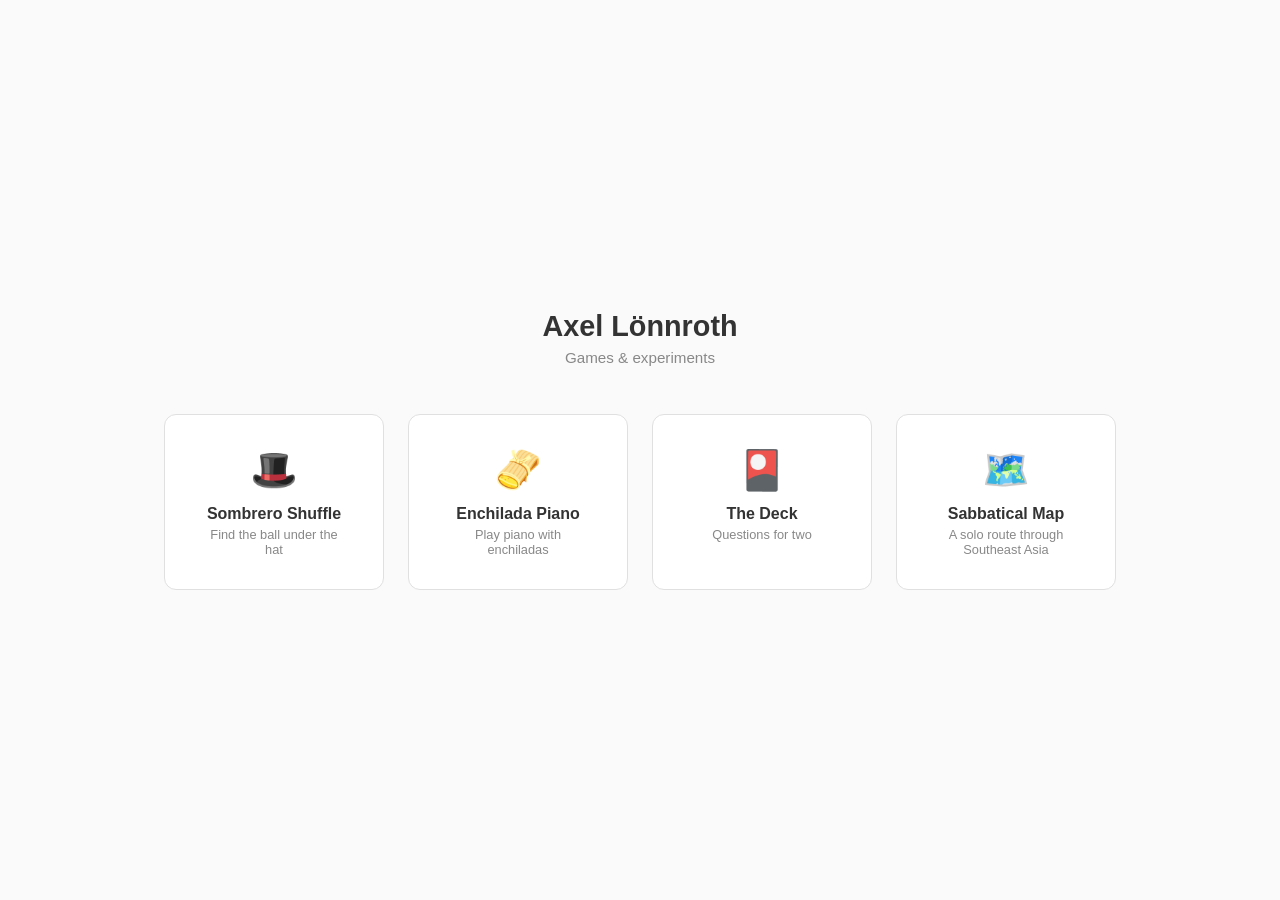
<file: index.html>
<!DOCTYPE html>
<html lang="en">
<head>
  <meta charset="UTF-8">
  <meta name="viewport" content="width=device-width, initial-scale=1.0">
  <title>Axel Lönnroth</title>
  <style>
    * { margin: 0; padding: 0; box-sizing: border-box; }

    body {
      font-family: -apple-system, BlinkMacSystemFont, 'Segoe UI', sans-serif;
      background: #fafafa;
      color: #333;
      min-height: 100vh;
      display: flex;
      align-items: center;
      justify-content: center;
    }

    .container {
      text-align: center;
      padding: 40px 20px;
    }

    h1 {
      font-size: 1.8rem;
      font-weight: 600;
      margin-bottom: 0.4rem;
    }

    .subtitle {
      color: #888;
      font-size: 0.95rem;
      margin-bottom: 3rem;
    }

    .games {
      display: flex;
      gap: 24px;
      justify-content: center;
      flex-wrap: wrap;
    }

    a.card {
      display: block;
      text-decoration: none;
      color: #333;
      background: #fff;
      border: 1px solid #e0e0e0;
      border-radius: 12px;
      padding: 32px 36px;
      width: 220px;
      transition: transform 0.15s, box-shadow 0.15s;
    }

    a.card:hover {
      transform: translateY(-4px);
      box-shadow: 0 8px 24px rgba(0, 0, 0, 0.08);
    }

    .card-emoji {
      font-size: 2.4rem;
      margin-bottom: 12px;
    }

    .card-title {
      font-weight: 600;
      font-size: 1rem;
      margin-bottom: 4px;
    }

    .card-desc {
      color: #888;
      font-size: 0.8rem;
    }
  </style>
</head>
<body>
  <div class="container">
    <h1>Axel Lönnroth</h1>
    <p class="subtitle">Games & experiments</p>
    <div class="games">
      <a class="card" href="/sombrero/">
        <div class="card-emoji">🎩</div>
        <div class="card-title">Sombrero Shuffle</div>
        <div class="card-desc">Find the ball under the hat</div>
      </a>
      <a class="card" href="/enchilada/">
        <div class="card-emoji">🫔</div>
        <div class="card-title">Enchilada Piano</div>
        <div class="card-desc">Play piano with enchiladas</div>
      </a>
      <a class="card" href="/the-deck/">
        <div class="card-emoji">🎴</div>
        <div class="card-title">The Deck</div>
        <div class="card-desc">Questions for two</div>
      </a>
      <a class="card" href="/sabbatical/">
        <div class="card-emoji">🗺️</div>
        <div class="card-title">Sabbatical Map</div>
        <div class="card-desc">A solo route through Southeast Asia</div>
      </a>
    </div>
  </div>
</body>
</html>
</file>
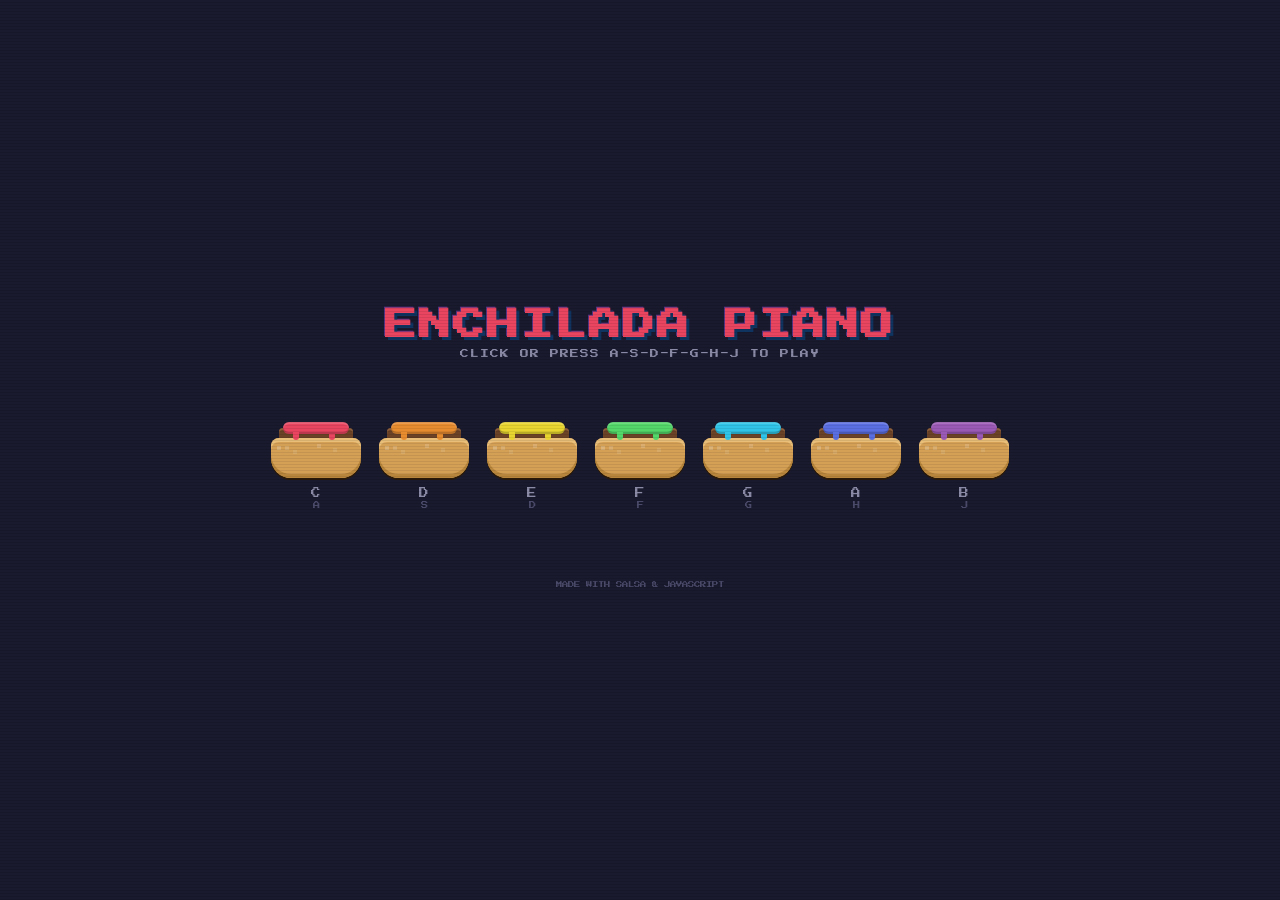
<file: enchilada/index.html>
<!DOCTYPE html>
<html lang="en">
<head>
  <meta charset="UTF-8">
  <meta name="viewport" content="width=device-width, initial-scale=1.0">
  <title>Enchilada Piano</title>

  <!-- Press Start 2P: a chunky pixel font from Google Fonts -->
  <link href="https://fonts.googleapis.com/css2?family=Press+Start+2P&display=swap" rel="stylesheet">

  <style>
    /* ===== RESET & BASE ===== */
    * { margin: 0; padding: 0; box-sizing: border-box; }

    body {
      background: #1a1a2e;
      font-family: 'Press Start 2P', monospace;
      display: flex;
      flex-direction: column;
      align-items: center;
      justify-content: center;
      min-height: 100vh;
      overflow: hidden;
      user-select: none;
      -webkit-user-select: none;
    }

    /* ===== SCANLINE OVERLAY — gives that retro CRT monitor look ===== */
    body::after {
      content: '';
      position: fixed;
      top: 0; left: 0; right: 0; bottom: 0;
      background: repeating-linear-gradient(
        0deg,
        rgba(0, 0, 0, 0.08) 0px,
        rgba(0, 0, 0, 0.08) 1px,
        transparent 1px,
        transparent 3px
      );
      pointer-events: none;
      z-index: 1000;
    }

    /* ===== TITLE ===== */
    h1 {
      color: #e94560;
      font-size: 2rem;
      text-shadow:
        3px 3px 0 #0f3460,
        -1px -1px 0 #533483;
      margin-bottom: 0.5rem;
      letter-spacing: 2px;
    }

    .subtitle {
      color: #8b8ba7;
      font-size: 0.55rem;
      margin-bottom: 2.5rem;
      letter-spacing: 1px;
    }

    /* ===== STAGE — the container that shakes ===== */
    .stage {
      display: flex;
      gap: 18px;
      align-items: flex-end;
      padding: 30px 20px;
      position: relative;
    }

    .stage.shake {
      animation: screenShake 0.3s ease-out;
    }

    @keyframes screenShake {
      0%  { transform: translate(0, 0) rotate(0deg); }
      20% { transform: translate(-4px, 2px) rotate(-1deg); }
      40% { transform: translate(3px, -3px) rotate(1deg); }
      60% { transform: translate(-2px, 1px) rotate(-0.5deg); }
      80% { transform: translate(2px, -1px) rotate(0.5deg); }
      100%{ transform: translate(0, 0) rotate(0deg); }
    }

    /* ===== ENCHILADA WRAPPER ===== */
    .enchilada-wrapper {
      display: flex;
      flex-direction: column;
      align-items: center;
      cursor: pointer;
      transition: transform 0.1s;
    }

    .enchilada-wrapper:hover {
      transform: scale(1.05);
    }

    .enchilada-wrapper:active {
      transform: scale(0.95);
    }

    /* ===== THE ENCHILADA — pixel art drawn with CSS ===== */
    .enchilada {
      width: 90px;
      height: 50px;
      position: relative;
      image-rendering: pixelated;
      /* Disable smoothing to keep things chunky */
      -ms-interpolation-mode: nearest-neighbor;
    }

    /* Tortilla body — the main wrap */
    .tortilla {
      width: 90px;
      height: 40px;
      background: #d4a056;
      border-radius: 8px 8px 20px 20px;
      position: absolute;
      bottom: 0;
      /* Pixel-style border */
      box-shadow:
        inset 0 -4px 0 #b8863c,
        inset 0 4px 0 #e8be78,
        0 2px 0 #2a1a0a;
      overflow: hidden;
    }

    /* Filling visible at the top — the good stuff inside */
    .filling {
      position: absolute;
      top: 0;
      left: 8px;
      right: 8px;
      height: 14px;
      background: #6b4226;
      border-radius: 4px 4px 0 0;
      box-shadow:
        inset 0 2px 0 #8b5e3c,
        inset 0 -2px 0 #4a2e18;
    }

    /* Sauce drizzle on top — each enchilada gets a unique sauce color */
    .sauce {
      position: absolute;
      top: -6px;
      left: 12px;
      right: 12px;
      height: 12px;
      border-radius: 6px;
      box-shadow:
        inset 0 -2px 0 rgba(0, 0, 0, 0.2),
        inset 0 2px 0 rgba(255, 255, 255, 0.15);
    }

    /* Sauce drip details */
    .sauce::before,
    .sauce::after {
      content: '';
      position: absolute;
      bottom: -6px;
      width: 6px;
      height: 8px;
      background: inherit;
      border-radius: 0 0 3px 3px;
    }
    .sauce::before { left: 10px; }
    .sauce::after { right: 14px; height: 6px; }

    /* Pixel highlights on the tortilla — gives it that 8-bit texture */
    .tortilla::before {
      content: '';
      position: absolute;
      top: 8px;
      left: 6px;
      width: 4px;
      height: 4px;
      background: rgba(255, 255, 255, 0.2);
      box-shadow:
        8px 0 0 rgba(255, 255, 255, 0.15),
        16px 4px 0 rgba(255, 255, 255, 0.1),
        40px -2px 0 rgba(255, 255, 255, 0.15),
        56px 2px 0 rgba(255, 255, 255, 0.1);
    }

    /* ===== SAUCE COLORS — one per enchilada, rainbow style ===== */
    .enchilada-wrapper[data-note="C"] .sauce { background: #e94560; } /* Red */
    .enchilada-wrapper[data-note="D"] .sauce { background: #e88c30; } /* Orange */
    .enchilada-wrapper[data-note="E"] .sauce { background: #e8d530; } /* Yellow */
    .enchilada-wrapper[data-note="F"] .sauce { background: #53d769; } /* Green */
    .enchilada-wrapper[data-note="G"] .sauce { background: #30c5e8; } /* Cyan */
    .enchilada-wrapper[data-note="A"] .sauce { background: #5b6ee1; } /* Blue */
    .enchilada-wrapper[data-note="B"] .sauce { background: #9b59b6; } /* Purple */

    /* ===== GLOW when active — matches sauce color ===== */
    .enchilada-wrapper[data-note="C"].active .enchilada { filter: drop-shadow(0 0 12px #e94560) drop-shadow(0 0 24px #e94560); }
    .enchilada-wrapper[data-note="D"].active .enchilada { filter: drop-shadow(0 0 12px #e88c30) drop-shadow(0 0 24px #e88c30); }
    .enchilada-wrapper[data-note="E"].active .enchilada { filter: drop-shadow(0 0 12px #e8d530) drop-shadow(0 0 24px #e8d530); }
    .enchilada-wrapper[data-note="F"].active .enchilada { filter: drop-shadow(0 0 12px #53d769) drop-shadow(0 0 24px #53d769); }
    .enchilada-wrapper[data-note="G"].active .enchilada { filter: drop-shadow(0 0 12px #30c5e8) drop-shadow(0 0 24px #30c5e8); }
    .enchilada-wrapper[data-note="A"].active .enchilada { filter: drop-shadow(0 0 12px #5b6ee1) drop-shadow(0 0 24px #5b6ee1); }
    .enchilada-wrapper[data-note="B"].active .enchilada { filter: drop-shadow(0 0 12px #9b59b6) drop-shadow(0 0 24px #9b59b6); }

    /* ===== NOTE LABEL below each enchilada ===== */
    .note-label {
      color: #8b8ba7;
      font-size: 0.6rem;
      margin-top: 10px;
      transition: color 0.2s;
    }

    .key-hint {
      color: #4a4a6a;
      font-size: 0.45rem;
      margin-top: 4px;
    }

    .enchilada-wrapper.active .note-label {
      color: #fff;
    }

    /* ===== BOUNCE + SPIN animation ===== */
    .enchilada-wrapper.active .enchilada {
      animation: bounceAndSpin 0.4s ease-out;
    }

    @keyframes bounceAndSpin {
      0%   { transform: translateY(0) rotate(0deg) scale(1); }
      15%  { transform: translateY(-30px) rotate(-15deg) scale(1.15); }
      30%  { transform: translateY(-45px) rotate(180deg) scale(1.1); }
      50%  { transform: translateY(-20px) rotate(360deg) scale(1.05); }
      70%  { transform: translateY(5px) rotate(370deg) scale(0.95); }
      85%  { transform: translateY(-3px) rotate(365deg) scale(1.02); }
      100% { transform: translateY(0) rotate(360deg) scale(1); }
    }

    /* ===== SAUCE SPLAT PARTICLES ===== */
    .sauce-particle {
      position: absolute;
      width: 8px;
      height: 8px;
      border-radius: 50%;
      pointer-events: none;
      z-index: 100;
    }

    .sauce-particle.animate {
      animation: splatFly 0.5s ease-out forwards;
    }

    @keyframes splatFly {
      0% {
        opacity: 1;
        transform: translate(0, 0) scale(1);
      }
      100% {
        opacity: 0;
        transform: translate(var(--splat-x), var(--splat-y)) scale(0.3);
      }
    }

    /* ===== FOOTER ===== */
    .footer {
      margin-top: 2.5rem;
      color: #4a4a6a;
      font-size: 0.4rem;
      text-align: center;
      line-height: 2;
    }

    /* ===== RESPONSIVE — stack enchiladas tighter on small screens ===== */
    @media (max-width: 768px) {
      h1 { font-size: 1.2rem; }
      .stage { gap: 8px; padding: 20px 10px; }
      .enchilada { width: 65px; height: 38px; }
      .tortilla { width: 65px; height: 30px; }
      .filling { left: 5px; right: 5px; height: 10px; }
      .sauce { left: 8px; right: 8px; top: -4px; height: 10px; }
      .note-label { font-size: 0.45rem; }
      .key-hint { font-size: 0.35rem; }
    }

    @media (max-width: 480px) {
      .stage { gap: 4px; flex-wrap: wrap; justify-content: center; }
      .enchilada { width: 55px; height: 32px; }
      .tortilla { width: 55px; height: 26px; }
    }
  </style>
</head>
<body>

  <h1>ENCHILADA PIANO</h1>
  <p class="subtitle">CLICK OR PRESS A-S-D-F-G-H-J TO PLAY</p>

  <div class="stage" id="stage">
    <!-- 7 enchiladas, one per note. Each has a tortilla body, filling, and sauce drizzle. -->
    <div class="enchilada-wrapper" data-note="C" data-key="a">
      <div class="enchilada">
        <div class="filling"></div>
        <div class="tortilla"></div>
        <div class="sauce"></div>
      </div>
      <span class="note-label">C</span>
      <span class="key-hint">A</span>
    </div>

    <div class="enchilada-wrapper" data-note="D" data-key="s">
      <div class="enchilada">
        <div class="filling"></div>
        <div class="tortilla"></div>
        <div class="sauce"></div>
      </div>
      <span class="note-label">D</span>
      <span class="key-hint">S</span>
    </div>

    <div class="enchilada-wrapper" data-note="E" data-key="d">
      <div class="enchilada">
        <div class="filling"></div>
        <div class="tortilla"></div>
        <div class="sauce"></div>
      </div>
      <span class="note-label">E</span>
      <span class="key-hint">D</span>
    </div>

    <div class="enchilada-wrapper" data-note="F" data-key="f">
      <div class="enchilada">
        <div class="filling"></div>
        <div class="tortilla"></div>
        <div class="sauce"></div>
      </div>
      <span class="note-label">F</span>
      <span class="key-hint">F</span>
    </div>

    <div class="enchilada-wrapper" data-note="G" data-key="g">
      <div class="enchilada">
        <div class="filling"></div>
        <div class="tortilla"></div>
        <div class="sauce"></div>
      </div>
      <span class="note-label">G</span>
      <span class="key-hint">G</span>
    </div>

    <div class="enchilada-wrapper" data-note="A" data-key="h">
      <div class="enchilada">
        <div class="filling"></div>
        <div class="tortilla"></div>
        <div class="sauce"></div>
      </div>
      <span class="note-label">A</span>
      <span class="key-hint">H</span>
    </div>

    <div class="enchilada-wrapper" data-note="B" data-key="j">
      <div class="enchilada">
        <div class="filling"></div>
        <div class="tortilla"></div>
        <div class="sauce"></div>
      </div>
      <span class="note-label">B</span>
      <span class="key-hint">J</span>
    </div>
  </div>

  <div class="footer">
    MADE WITH SALSA & JAVASCRIPT
  </div>

  <script>
    // ==========================================================
    // ENCHILADA PIANO — all the game logic lives here
    // ==========================================================

    // --- Piano note frequencies (Hz) for one octave starting at middle C ---
    // These are the exact frequencies that make each note sound right
    const NOTE_FREQUENCIES = {
      C: 261.63,
      D: 293.66,
      E: 329.63,
      F: 349.23,
      G: 392.00,
      A: 440.00,
      B: 493.88
    };

    // --- Sauce colors matching the CSS, used for splat particles ---
    const SAUCE_COLORS = {
      C: '#e94560',
      D: '#e88c30',
      E: '#e8d530',
      F: '#53d769',
      G: '#30c5e8',
      A: '#5b6ee1',
      B: '#9b59b6'
    };

    // --- Set up the Web Audio API ---
    // Think of AudioContext as a tiny recording studio inside the browser.
    // We create sounds by generating waveforms (oscillators) and shaping
    // their volume over time (gain envelopes).
    let audioContext = null;

    function getAudioContext() {
      // Browsers require a user gesture before playing audio,
      // so we create the context on first interaction
      if (!audioContext) {
        audioContext = new (window.AudioContext || window.webkitAudioContext)();
      }
      return audioContext;
    }

    // --- Play a piano-like sound for a given note ---
    function playNote(noteName) {
      const ctx = getAudioContext();
      const frequency = NOTE_FREQUENCIES[noteName];
      const now = ctx.currentTime;

      // CREATE THE SOUND SOURCE
      // An oscillator generates a continuous tone at a specific frequency.
      // We use a "triangle" wave — it's softer than a square wave and
      // sounds more piano-like than a plain sine wave.
      const oscillator = ctx.createOscillator();
      oscillator.type = 'triangle';
      oscillator.frequency.setValueAtTime(frequency, now);

      // Add a second oscillator slightly detuned for richness
      // (like how a real piano has multiple strings per note)
      const oscillator2 = ctx.createOscillator();
      oscillator2.type = 'sine';
      oscillator2.frequency.setValueAtTime(frequency * 2, now); // One octave up (harmonic)

      // SHAPE THE VOLUME (ADSR envelope)
      // This makes it sound like a key strike instead of a flat beep:
      //   Attack:  volume rises quickly (the hammer hitting the string)
      //   Decay:   volume drops to a sustain level
      //   Sustain: holds at a medium level
      //   Release: fades out to silence
      const gainNode = ctx.createGain();
      gainNode.gain.setValueAtTime(0, now);
      gainNode.gain.linearRampToValueAtTime(0.5, now + 0.01);  // Attack: quick rise
      gainNode.gain.exponentialRampToValueAtTime(0.2, now + 0.1);  // Decay
      gainNode.gain.exponentialRampToValueAtTime(0.01, now + 1.2); // Release: fade out

      // Second oscillator is quieter (it's just adding color)
      const gainNode2 = ctx.createGain();
      gainNode2.gain.setValueAtTime(0, now);
      gainNode2.gain.linearRampToValueAtTime(0.12, now + 0.01);
      gainNode2.gain.exponentialRampToValueAtTime(0.01, now + 0.8);

      // CONNECT everything to the speakers
      oscillator.connect(gainNode);
      gainNode.connect(ctx.destination);

      oscillator2.connect(gainNode2);
      gainNode2.connect(ctx.destination);

      // START and auto-stop
      oscillator.start(now);
      oscillator.stop(now + 1.5);

      oscillator2.start(now);
      oscillator2.stop(now + 1.0);
    }

    // --- Create sauce splat particles ---
    // Spawns little colored dots that fly out in random directions
    function createSauceSplats(wrapper, noteName) {
      const rect = wrapper.getBoundingClientRect();
      const centerX = rect.left + rect.width / 2;
      const centerY = rect.top + rect.height / 2;
      const color = SAUCE_COLORS[noteName];

      // Spawn 8 particles in random directions
      for (let i = 0; i < 8; i++) {
        const particle = document.createElement('div');
        particle.className = 'sauce-particle';
        particle.style.background = color;
        particle.style.left = centerX + 'px';
        particle.style.top = centerY + 'px';
        particle.style.position = 'fixed';

        // Random direction and distance for each splat
        const angle = (Math.PI * 2 / 8) * i + (Math.random() * 0.5 - 0.25);
        const distance = 40 + Math.random() * 60;
        const dx = Math.cos(angle) * distance;
        const dy = Math.sin(angle) * distance - 20; // bias upward

        // Set CSS custom properties for the animation endpoint
        particle.style.setProperty('--splat-x', dx + 'px');
        particle.style.setProperty('--splat-y', dy + 'px');

        // Random sizes for variety
        const size = 4 + Math.random() * 8;
        particle.style.width = size + 'px';
        particle.style.height = size + 'px';

        document.body.appendChild(particle);

        // Trigger animation on next frame (so the browser registers the element first)
        requestAnimationFrame(() => {
          particle.classList.add('animate');
        });

        // Clean up after animation finishes
        setTimeout(() => {
          particle.remove();
        }, 600);
      }
    }

    // --- Trigger screen shake ---
    function shakeScreen() {
      const stage = document.getElementById('stage');
      stage.classList.remove('shake');
      // Force browser to acknowledge the removal before re-adding
      void stage.offsetWidth;
      stage.classList.add('shake');
    }

    // --- Main function: play an enchilada! ---
    function playEnchilada(noteName) {
      const wrapper = document.querySelector(`.enchilada-wrapper[data-note="${noteName}"]`);
      if (!wrapper) return;

      // 1. Play the piano sound
      playNote(noteName);

      // 2. Trigger bounce + spin animation
      wrapper.classList.remove('active');
      void wrapper.offsetWidth; // Reset animation if already playing
      wrapper.classList.add('active');

      // 3. Sauce splat particles
      createSauceSplats(wrapper, noteName);

      // 4. Screen shake
      shakeScreen();

      // Remove active class after animation completes
      setTimeout(() => {
        wrapper.classList.remove('active');
      }, 450);
    }

    // --- CLICK / TAP support ---
    document.querySelectorAll('.enchilada-wrapper').forEach(wrapper => {
      // Use pointerdown for instant response (no 300ms delay on mobile)
      wrapper.addEventListener('pointerdown', (event) => {
        event.preventDefault();
        const note = wrapper.getAttribute('data-note');
        playEnchilada(note);
      });
    });

    // --- KEYBOARD support (A, S, D, F, G, H, J) ---
    const KEY_TO_NOTE = {
      a: 'C',
      s: 'D',
      d: 'E',
      f: 'F',
      g: 'G',
      h: 'A',
      j: 'B'
    };

    // Track which keys are currently held down to prevent repeats
    const keysDown = new Set();

    document.addEventListener('keydown', (event) => {
      const key = event.key.toLowerCase();
      // Ignore if key is already held down (prevents machine-gun repeats)
      if (keysDown.has(key)) return;

      const note = KEY_TO_NOTE[key];
      if (note) {
        keysDown.add(key);
        playEnchilada(note);
      }
    });

    document.addEventListener('keyup', (event) => {
      keysDown.delete(event.key.toLowerCase());
    });
  </script>

</body>
</html>
</file>
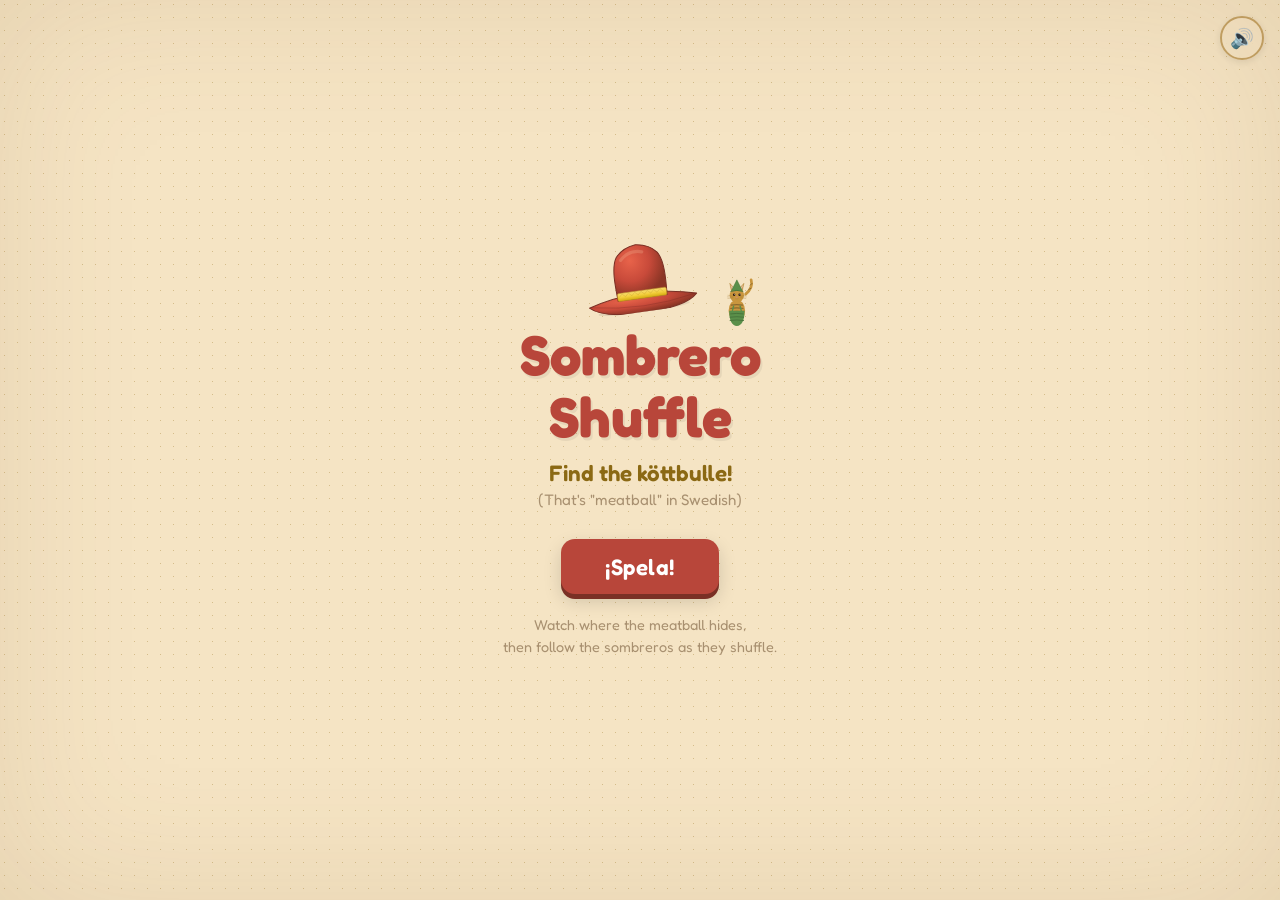
<file: sombrero/index.html>
<!DOCTYPE html>
<html lang="en">
<head>
    <meta charset="UTF-8">
    <meta name="viewport" content="width=device-width, initial-scale=1.0">
    <title>Sombrero Shuffle</title>
    <link href="https://fonts.googleapis.com/css2?family=Fredoka:wght@400;600;700&display=swap" rel="stylesheet">
    <style>
        /* =============================================
           BASE STYLES
           Warm ochre parchment — like a page from
           a Sven Nordqvist picture book
        ============================================= */
        * { margin: 0; padding: 0; box-sizing: border-box; }

        body {
            font-family: 'Fredoka', 'Trebuchet MS', 'Comic Sans MS', cursive, sans-serif;
            background-color: #F5E4C4;
            background-image:
                radial-gradient(#DECA9E 0.7px, transparent 0.7px),
                radial-gradient(#D4BC8A 0.4px, transparent 0.4px);
            background-size: 22px 22px, 13px 13px;
            background-position: 0 0, 11px 11px;
            color: #3C2415;
            min-height: 100vh;
            overflow: hidden;
            user-select: none;
        }

        /* Warm vignette — like looking at a book page */
        body::after {
            content: '';
            position: fixed;
            top: 0; left: 0; right: 0; bottom: 0;
            box-shadow: inset 0 0 150px rgba(120, 85, 30, 0.12);
            pointer-events: none;
            z-index: 9999;
        }

        /* =============================================
           SCREENS
        ============================================= */
        .screen {
            display: none;
            width: 100%;
            height: 100vh;
            flex-direction: column;
            align-items: center;
            justify-content: center;
        }
        .screen.active { display: flex; }

        /* =============================================
           TITLE SCREEN
        ============================================= */
        .title-area {
            position: relative;
            text-align: center;
            margin-bottom: 8px;
        }

        .title-sombrero {
            display: inline-block;
            transform: rotate(-8deg);
            margin-bottom: -5px;
        }

        .title-findus {
            position: absolute;
            right: -55px;
            bottom: -15px;
            transform: scale(0.55);
            transform-origin: bottom right;
        }

        .game-title {
            font-size: 3.5rem;
            font-weight: 700;
            color: #B8463A;
            text-align: center;
            line-height: 1.1;
            text-shadow: 2px 3px 0 rgba(0, 0, 0, 0.06);
            margin-bottom: 12px;
        }

        .subtitle {
            font-size: 1.4rem;
            color: #8B6914;
            font-weight: 600;
            margin-bottom: 4px;
        }

        .subtitle-hint {
            font-size: 0.95rem;
            color: #A89070;
            margin-bottom: 30px;
        }

        /* =============================================
           BUTTONS
        ============================================= */
        .btn {
            font-family: 'Fredoka', 'Trebuchet MS', cursive, sans-serif;
            font-size: 1.4rem;
            font-weight: 600;
            padding: 14px 44px;
            border: none;
            border-radius: 14px;
            background: #B8463A;
            color: #FFF;
            cursor: pointer;
            box-shadow: 0 5px 0 #7A3025, 0 7px 18px rgba(0, 0, 0, 0.15);
            transition: all 0.12s ease;
            letter-spacing: 0.5px;
        }
        .btn:hover {
            background: #CC5548;
            transform: translateY(-2px);
            box-shadow: 0 7px 0 #7A3025, 0 10px 24px rgba(0, 0, 0, 0.18);
        }
        .btn:active {
            transform: translateY(3px);
            box-shadow: 0 2px 0 #7A3025, 0 3px 8px rgba(0, 0, 0, 0.15);
        }
        .btn-start {
            animation: pulse 2.5s ease-in-out infinite;
        }
        .btn-start:hover { animation: none; }

        @keyframes pulse {
            0%, 100% { transform: scale(1); }
            50% { transform: scale(1.06); }
        }

        /* =============================================
           GAME SCREEN LAYOUT
        ============================================= */
        #game-screen {
            padding: 30px 20px;
            justify-content: flex-start;
            padding-top: 50px;
        }

        .game-header {
            display: flex;
            justify-content: space-between;
            width: 540px;
            margin-bottom: 16px;
            font-size: 1.2rem;
            font-weight: 600;
        }
        .level-display { color: #B8463A; }
        .score-display { color: #8B6914; }

        .game-area {
            display: flex;
            flex-direction: column;
            align-items: center;
            position: relative;
        }

        /* =============================================
           LEVEL ANNOUNCEMENT
        ============================================= */
        .level-announce {
            font-size: 2.8rem;
            font-weight: 700;
            color: #B8463A;
            text-shadow: 2px 2px 4px rgba(0, 0, 0, 0.06);
            opacity: 0;
            transition: opacity 0.4s ease;
            height: 55px;
            display: flex;
            align-items: center;
            justify-content: center;
            margin-bottom: 12px;
        }
        .level-announce.visible { opacity: 1; }

        /* =============================================
           SOMBRERO CONTAINER & WRAPPERS
        ============================================= */
        #sombrero-container {
            position: relative;
            width: 540px;
            height: 140px;
            overflow: visible;
        }

        .sombrero-wrapper {
            position: absolute;
            width: 148px;
            bottom: 0;
            cursor: default;
            transition: left 0.5s ease-in-out;
        }
        .sombrero-wrapper.clickable { cursor: pointer; }
        .sombrero-wrapper.clickable:hover .sombrero-hat {
            transform: translateY(-8px) rotate(var(--hat-tilt, 0deg));
            filter: brightness(1.08);
        }

        /* =============================================
           SOMBRERO HAT (wraps the SVG)
        ============================================= */
        .sombrero-hat {
            position: relative;
            z-index: 2;
            transition: transform 0.4s ease-out, filter 0.2s;
            transform: rotate(var(--hat-tilt, 0deg));
        }
        .sombrero-hat.lifted {
            transform: translateY(-85px) rotate(var(--hat-tilt, 0deg)) !important;
        }
        .sombrero-hat svg { display: block; }

        /* Slight hand-drawn tilts — like Nordqvist sketched them */
        .sombrero-wrapper:nth-child(1) .sombrero-hat { --hat-tilt: -1.5deg; }
        .sombrero-wrapper:nth-child(2) .sombrero-hat { --hat-tilt: 1deg; }
        .sombrero-wrapper:nth-child(3) .sombrero-hat { --hat-tilt: -0.8deg; }

        /* =============================================
           MEATBALL CSS ART
           (Kept as CSS — it's small and works well)
        ============================================= */
        .meatball-area {
            display: flex;
            justify-content: center;
            padding-top: 8px;
            opacity: 0;
            transition: opacity 0.3s ease;
            position: relative;
            z-index: 1;
        }
        .meatball-area.visible { opacity: 1; }

        .meatball {
            width: 32px;
            height: 32px;
            background: radial-gradient(circle at 38% 35%, #9B7340, #6B4226 55%, #3D2614);
            border-radius: 50%;
            position: relative;
            box-shadow: 0 3px 8px rgba(0,0,0,0.35), inset 2px 2px 4px rgba(255,220,180,0.12);
        }
        .meatball::before {
            content: '';
            position: absolute;
            top: 8px; left: 6px;
            width: 5px; height: 4px;
            background: rgba(255,255,255,0.08);
            border-radius: 50%;
        }
        .meatball::after {
            content: '';
            position: absolute;
            top: 14px; right: 7px;
            width: 4px; height: 3px;
            background: rgba(255,255,255,0.06);
            border-radius: 50%;
        }

        .flag-stick {
            position: absolute;
            width: 2px; height: 24px;
            background: linear-gradient(180deg, #B8A080, #8B7355);
            left: 50%; top: -24px;
            transform: translateX(-50%);
            border-radius: 1px;
        }
        .swedish-flag {
            position: absolute;
            width: 18px; height: 12px;
            background: #006AA7;
            top: -24px;
            left: calc(50% + 1px);
            border-radius: 1px;
            overflow: hidden;
            box-shadow: 1px 1px 2px rgba(0,0,0,0.2);
        }
        .flag-cross-h {
            position: absolute;
            width: 100%; height: 2.5px;
            background: #FECC02;
            top: 4.75px;
        }
        .flag-cross-v {
            position: absolute;
            width: 2.5px; height: 100%;
            background: #FECC02;
            left: 5.5px;
        }

        /* =============================================
           TABLE
        ============================================= */
        .table-wrapper { position: relative; }

        .table-surface {
            width: 580px;
            height: 45px;
            background:
                repeating-linear-gradient(92deg,
                    transparent, transparent 35px,
                    rgba(120,75,30,0.08) 35px, rgba(120,75,30,0.08) 36px),
                linear-gradient(180deg, #C4913A, #B08030 40%, #9A7028 90%);
            border-radius: 6px 6px 16px 16px;
            margin-top: -2px;
            box-shadow: 0 8px 25px rgba(0,0,0,0.18);
            position: relative;
            overflow: hidden;
        }
        .table-edge {
            width: 100%; height: 10px;
            background: repeating-linear-gradient(90deg,
                #C84A3A 0px, #C84A3A 10px,
                #E8C43F 10px, #E8C43F 20px,
                #5A8F4A 20px, #5A8F4A 30px,
                #C84A3A 30px, #C84A3A 40px,
                #4A8FAD 40px, #4A8FAD 50px,
                #E8C43F 50px, #E8C43F 60px);
            position: absolute;
            bottom: 0;
            border-radius: 0 0 16px 16px;
        }
        .table-surface::before {
            content: '';
            position: absolute;
            top: 0; left: 5%; right: 5%;
            height: 3px;
            background: rgba(255,220,150,0.25);
            border-radius: 2px;
        }

        /* =============================================
           SCENE DRESSING — positioned around the table
        ============================================= */
        .scene-geranium {
            position: absolute;
            left: -60px;
            bottom: -5px;
        }

        .scene-mouse {
            position: absolute;
            right: 50px;
            bottom: -12px;
        }

        .scene-findus {
            position: absolute;
            right: -62px;
            bottom: 2px;
        }

        /* Findus tail wag animation */
        .findus-tail-anim {
            animation: tailWag 2.5s ease-in-out infinite;
            transform-origin: 8px 32px;
        }
        @keyframes tailWag {
            0%, 100% { transform: rotate(0deg); }
            50% { transform: rotate(12deg); }
        }

        /* =============================================
           FEEDBACK TEXT
        ============================================= */
        .feedback {
            font-size: 1.5rem;
            font-weight: 600;
            min-height: 50px;
            display: flex;
            align-items: center;
            justify-content: center;
            margin-top: 25px;
            opacity: 0;
            transition: opacity 0.3s ease;
        }
        .feedback.visible { opacity: 1; }
        .feedback.correct { color: #3A8A4A; }
        .feedback.wrong { color: #B8463A; }
        .feedback.prompt {
            color: #8B6914;
            animation: gentleBounce 1.5s ease-in-out infinite;
        }
        @keyframes gentleBounce {
            0%, 100% { transform: translateY(0); }
            50% { transform: translateY(-4px); }
        }

        /* =============================================
           END SCREEN
        ============================================= */
        .end-title { font-size: 2.5rem; color: #B8463A; margin-bottom: 20px; }
        .final-score-display { font-size: 4rem; font-weight: 700; color: #8B6914; margin-bottom: 15px; }
        .final-message {
            font-size: 1.2rem; color: #5D4037;
            margin-bottom: 30px; max-width: 400px;
            text-align: center; line-height: 1.4;
        }

        /* =============================================
           MUTE BUTTON
        ============================================= */
        .mute-btn {
            position: fixed; top: 16px; right: 16px;
            width: 44px; height: 44px;
            border-radius: 50%;
            border: 2px solid #C4A265;
            background: rgba(245, 228, 196, 0.9);
            font-size: 1.2rem;
            cursor: pointer; z-index: 1000;
            display: flex; align-items: center; justify-content: center;
            transition: all 0.2s;
            box-shadow: 0 2px 8px rgba(0,0,0,0.1);
        }
        .mute-btn:hover {
            background: #FFF;
            border-color: #B8463A;
            transform: scale(1.1);
        }

        .instructions {
            font-size: 0.9rem;
            color: #A89070;
            margin-top: 20px;
            text-align: center;
            line-height: 1.5;
            max-width: 320px;
        }
    </style>
</head>
<body>

    <!-- ==========================================
         SVG DEFINITIONS
         Shared gradients, patterns, and filters
         used by all the inline SVG illustrations
    =========================================== -->
    <svg style="position:absolute; width:0; height:0; overflow:hidden;">
        <defs>
            <!-- Sombrero fill gradients (3 variations — like hand-mixed paint) -->
            <radialGradient id="sg0" cx="35%" cy="28%" r="70%">
                <stop offset="0%" stop-color="#E8634A"/>
                <stop offset="55%" stop-color="#C84A3A"/>
                <stop offset="100%" stop-color="#8B3525"/>
            </radialGradient>
            <radialGradient id="sg1" cx="35%" cy="28%" r="70%">
                <stop offset="0%" stop-color="#E87858"/>
                <stop offset="55%" stop-color="#C45842"/>
                <stop offset="100%" stop-color="#8E3E2C"/>
            </radialGradient>
            <radialGradient id="sg2" cx="35%" cy="28%" r="70%">
                <stop offset="0%" stop-color="#DA5C48"/>
                <stop offset="55%" stop-color="#B84838"/>
                <stop offset="100%" stop-color="#853225"/>
            </radialGradient>

            <!-- Gold band gradient -->
            <linearGradient id="band-grad" x1="0" y1="0" x2="0" y2="1">
                <stop offset="0%" stop-color="#F7DC6F"/>
                <stop offset="50%" stop-color="#F4D03F"/>
                <stop offset="100%" stop-color="#D4AC0D"/>
            </linearGradient>
        </defs>
    </svg>


    <!-- ==========================================
         TITLE SCREEN
    =========================================== -->
    <div id="title-screen" class="screen active">
        <div class="title-area">
            <!-- SVG sombrero for the title -->
            <div class="title-sombrero">
                <svg viewBox="0 0 150 88" width="120" height="70">
                    <ellipse cx="75" cy="84" rx="58" ry="5" fill="rgba(0,0,0,0.08)"/>
                    <path d="M 7,74 Q 38,65 75,64 Q 112,65 143,74 Q 128,89 75,89 Q 22,89 7,74 Z" fill="url(#sg0)" stroke="#7A3025" stroke-width="1.3" stroke-linejoin="round"/>
                    <path d="M 44,71 C 43,53 41,28 49,16 C 56,7 66,4 75,3 C 84,4 94,7 101,16 C 109,28 107,53 106,71" fill="url(#sg0)" stroke="#7A3025" stroke-width="1.3" stroke-linejoin="round"/>
                    <rect x="44" y="61" width="62" height="10" rx="2" fill="url(#band-grad)" stroke="#B8892A" stroke-width="0.7"/>
                    <path d="M 46,66 L 50,62 L 54,66 L 58,62 L 62,66 L 66,62 L 70,66 L 74,62 L 78,66 L 82,62 L 86,66 L 90,62 L 94,66 L 98,62 L 102,66" fill="none" stroke="rgba(160,120,30,0.35)" stroke-width="0.7"/>
                    <path d="M 10,74 Q 75,87 140,74" fill="none" stroke="#6A2520" stroke-width="0.8" opacity="0.4"/>
                    <path d="M 54,20 Q 66,8 82,13" fill="none" stroke="rgba(255,220,180,0.2)" stroke-width="4" stroke-linecap="round"/>
                </svg>
            </div>
            <!-- Small Findus peeking next to the sombrero -->
            <div class="title-findus">
                <svg viewBox="0 0 65 95" width="65" height="95">
                    <g class="findus-tail-anim"><path d="M 48,32 Q 62,20 58,6" stroke="#C9963E" stroke-width="5" fill="none" stroke-linecap="round"/><path d="M 53,24 L 58,21" stroke="#8B6A2F" stroke-width="1.8" fill="none"/><path d="M 56,16 L 60,12" stroke="#8B6A2F" stroke-width="1.8" fill="none"/></g>
                    <ellipse cx="32" cy="62" rx="15" ry="20" fill="#C9963E"/>
                    <path d="M 21,52 Q 32,50 43,52" stroke="#8B6A2F" stroke-width="2" fill="none"/><path d="M 20,58 Q 32,56 44,58" stroke="#8B6A2F" stroke-width="2" fill="none"/><path d="M 20,64 Q 32,62 44,64" stroke="#8B6A2F" stroke-width="2" fill="none"/>
                    <path d="M 18,62 Q 18,88 32,90 Q 46,88 46,62" fill="#5A8F4A"/><path d="M 20,68 Q 32,66 44,68" stroke="#447038" stroke-width="1.5" fill="none"/><path d="M 19,74 Q 32,72 45,74" stroke="#447038" stroke-width="1.5" fill="none"/><path d="M 19,80 Q 32,78 45,80" stroke="#447038" stroke-width="1.5" fill="none"/>
                    <path d="M 24,62 L 26,54" stroke="#5A8F4A" stroke-width="2.5" stroke-linecap="round"/><path d="M 40,62 L 38,54" stroke="#5A8F4A" stroke-width="2.5" stroke-linecap="round"/>
                    <circle cx="32" cy="34" r="13" fill="#C9963E"/>
                    <polygon points="22,26 19,12 28,22" fill="#C9963E" stroke="#A07830" stroke-width="0.6"/><polygon points="42,26 45,12 36,22" fill="#C9963E" stroke="#A07830" stroke-width="0.6"/>
                    <polygon points="23,24 20.5,15 27,22" fill="#E8C0A8"/><polygon points="41,24 43.5,15 37,22" fill="#E8C0A8"/>
                    <circle cx="27" cy="33" r="2.2" fill="#2C1810"/><circle cx="37" cy="33" r="2.2" fill="#2C1810"/><circle cx="27.8" cy="32.2" r="0.7" fill="#FFF"/><circle cx="37.8" cy="32.2" r="0.7" fill="#FFF"/>
                    <polygon points="32,36 30,38.5 34,38.5" fill="#D4887A"/>
                    <line x1="15" y1="34" x2="26" y2="35.5" stroke="#A07830" stroke-width="0.5"/><line x1="14" y1="37" x2="26" y2="37" stroke="#A07830" stroke-width="0.5"/><line x1="15" y1="40" x2="26" y2="38.5" stroke="#A07830" stroke-width="0.5"/>
                    <line x1="49" y1="34" x2="38" y2="35.5" stroke="#A07830" stroke-width="0.5"/><line x1="50" y1="37" x2="38" y2="37" stroke="#A07830" stroke-width="0.5"/><line x1="49" y1="40" x2="38" y2="38.5" stroke="#A07830" stroke-width="0.5"/>
                    <path d="M 29,40 Q 32,42 35,40" fill="none" stroke="#A07830" stroke-width="0.5"/>
                    <path d="M 22,26 L 32,6 L 42,26" fill="#5A8F4A" stroke="#447038" stroke-width="0.8"/><path d="M 21,27 Q 32,23 43,27" fill="none" stroke="#447038" stroke-width="1.5" stroke-linecap="round"/>
                </svg>
            </div>
        </div>

        <h1 class="game-title">Sombrero<br>Shuffle</h1>
        <p class="subtitle">Find the k&ouml;ttbulle!</p>
        <p class="subtitle-hint">(That's "meatball" in Swedish)</p>
        <button id="start-btn" class="btn btn-start">&#161;Spela!</button>
        <p class="instructions">Watch where the meatball hides,<br>then follow the sombreros as they shuffle.</p>
    </div>


    <!-- ==========================================
         GAME SCREEN
    =========================================== -->
    <div id="game-screen" class="screen">
        <div class="game-header">
            <div class="level-display">Level <span id="level-num">1</span> / 5</div>
            <div class="score-display">Score: <span id="score-num">0</span> / 5</div>
        </div>

        <div id="level-announce" class="level-announce"></div>

        <div class="game-area">
            <div id="sombrero-container"></div>

            <div class="table-wrapper">
                <!-- Potted geranium — appears in every Nordqvist scene -->
                <div class="scene-geranium">
                    <svg viewBox="0 0 55 85" width="48" height="74">
                        <path d="M 14,52 L 17,80 L 37,80 L 40,52 Z" fill="#A0522D" stroke="#7A3A18" stroke-width="1" stroke-linejoin="round"/>
                        <rect x="12" y="49" width="30" height="5" rx="2" fill="#B8652A" stroke="#8B4513" stroke-width="0.5"/>
                        <ellipse cx="27" cy="51" rx="11" ry="3" fill="#3D2614"/>
                        <path d="M 27,50 Q 23,36 20,26" stroke="#4A7C3F" stroke-width="1.8" fill="none" stroke-linecap="round"/>
                        <path d="M 27,50 Q 30,34 32,24" stroke="#4A7C3F" stroke-width="1.8" fill="none" stroke-linecap="round"/>
                        <path d="M 27,50 Q 20,40 14,32" stroke="#4A7C3F" stroke-width="1.5" fill="none" stroke-linecap="round"/>
                        <path d="M 27,50 Q 35,38 40,30" stroke="#4A7C3F" stroke-width="1.5" fill="none" stroke-linecap="round"/>
                        <ellipse cx="18" cy="40" rx="6" ry="4" fill="#5A8F4A" transform="rotate(-20,18,40)" opacity="0.8"/>
                        <ellipse cx="36" cy="37" rx="6" ry="4" fill="#5A8F4A" transform="rotate(15,36,37)" opacity="0.8"/>
                        <ellipse cx="24" cy="44" rx="5" ry="3.5" fill="#5A8F4A" transform="rotate(10,24,44)" opacity="0.7"/>
                        <circle cx="20" cy="25" r="3.8" fill="#C84A3A"/><circle cx="15" cy="22" r="3.2" fill="#D45A4A"/><circle cx="24" cy="22" r="3" fill="#B83A2A"/>
                        <circle cx="32" cy="22" r="3.5" fill="#D45A4A"/><circle cx="36" cy="25" r="3" fill="#C84A3A"/><circle cx="28" cy="19" r="2.8" fill="#B83A2A"/>
                        <circle cx="14" cy="30" r="3" fill="#C84A3A"/><circle cx="11" cy="27" r="2.5" fill="#D45A4A"/>
                        <circle cx="40" cy="28" r="3" fill="#C84A3A"/><circle cx="43" cy="31" r="2.5" fill="#D45A4A"/>
                        <circle cx="18" cy="18" r="1.5" fill="#F4D03F" opacity="0.6"/><circle cx="30" cy="17" r="1.5" fill="#F4D03F" opacity="0.6"/><circle cx="38" cy="22" r="1.2" fill="#F4D03F" opacity="0.5"/>
                    </svg>
                </div>

                <div class="table-surface">
                    <div class="table-edge"></div>
                </div>

                <!-- Findus the cat — watching the game -->
                <div class="scene-findus">
                    <svg viewBox="0 0 65 95" width="55" height="82">
                        <!-- Tail with wag animation -->
                        <g class="findus-tail-anim">
                            <path d="M 48,32 Q 62,20 58,6" stroke="#C9963E" stroke-width="5" fill="none" stroke-linecap="round"/>
                            <path d="M 53,24 L 58,21" stroke="#8B6A2F" stroke-width="1.8" fill="none"/>
                            <path d="M 56,16 L 60,12" stroke="#8B6A2F" stroke-width="1.8" fill="none"/>
                            <path d="M 55,9 L 58,5" stroke="#8B6A2F" stroke-width="1.8" fill="none"/>
                        </g>
                        <!-- Body with tabby stripes -->
                        <ellipse cx="32" cy="62" rx="15" ry="20" fill="#C9963E"/>
                        <path d="M 21,52 Q 32,50 43,52" stroke="#8B6A2F" stroke-width="2" fill="none"/>
                        <path d="M 20,58 Q 32,56 44,58" stroke="#8B6A2F" stroke-width="2" fill="none"/>
                        <path d="M 20,64 Q 32,62 44,64" stroke="#8B6A2F" stroke-width="2" fill="none"/>
                        <!-- Green striped overalls -->
                        <path d="M 18,62 Q 18,88 32,90 Q 46,88 46,62" fill="#5A8F4A"/>
                        <path d="M 20,68 Q 32,66 44,68" stroke="#447038" stroke-width="1.5" fill="none"/>
                        <path d="M 19,74 Q 32,72 45,74" stroke="#447038" stroke-width="1.5" fill="none"/>
                        <path d="M 19,80 Q 32,78 45,80" stroke="#447038" stroke-width="1.5" fill="none"/>
                        <!-- Overall straps -->
                        <path d="M 24,62 L 26,54" stroke="#5A8F4A" stroke-width="2.5" stroke-linecap="round"/>
                        <path d="M 40,62 L 38,54" stroke="#5A8F4A" stroke-width="2.5" stroke-linecap="round"/>
                        <!-- Paws -->
                        <ellipse cx="22" cy="90" rx="5" ry="3" fill="#C9963E"/>
                        <ellipse cx="42" cy="90" rx="5" ry="3" fill="#C9963E"/>
                        <!-- Head -->
                        <circle cx="32" cy="34" r="13" fill="#C9963E"/>
                        <!-- Ears -->
                        <polygon points="22,26 19,12 28,22" fill="#C9963E" stroke="#A07830" stroke-width="0.6"/>
                        <polygon points="42,26 45,12 36,22" fill="#C9963E" stroke="#A07830" stroke-width="0.6"/>
                        <polygon points="23,24 20.5,15 27,22" fill="#E8C0A8"/>
                        <polygon points="41,24 43.5,15 37,22" fill="#E8C0A8"/>
                        <!-- Eyes with highlights -->
                        <circle cx="27" cy="33" r="2.2" fill="#2C1810"/>
                        <circle cx="37" cy="33" r="2.2" fill="#2C1810"/>
                        <circle cx="27.8" cy="32.2" r="0.7" fill="#FFF"/>
                        <circle cx="37.8" cy="32.2" r="0.7" fill="#FFF"/>
                        <!-- Nose -->
                        <polygon points="32,36 30,38.5 34,38.5" fill="#D4887A"/>
                        <!-- Whiskers -->
                        <line x1="15" y1="34" x2="26" y2="35.5" stroke="#A07830" stroke-width="0.5"/>
                        <line x1="14" y1="37" x2="26" y2="37" stroke="#A07830" stroke-width="0.5"/>
                        <line x1="15" y1="40" x2="26" y2="38.5" stroke="#A07830" stroke-width="0.5"/>
                        <line x1="49" y1="34" x2="38" y2="35.5" stroke="#A07830" stroke-width="0.5"/>
                        <line x1="50" y1="37" x2="38" y2="37" stroke="#A07830" stroke-width="0.5"/>
                        <line x1="49" y1="40" x2="38" y2="38.5" stroke="#A07830" stroke-width="0.5"/>
                        <!-- Mouth -->
                        <path d="M 29,40 Q 32,42 35,40" fill="none" stroke="#A07830" stroke-width="0.5"/>
                        <!-- Green pointed hat -->
                        <path d="M 22,26 L 32,6 L 42,26" fill="#5A8F4A" stroke="#447038" stroke-width="0.8"/>
                        <path d="M 21,27 Q 32,23 43,27" fill="none" stroke="#447038" stroke-width="1.5" stroke-linecap="round"/>
                    </svg>
                </div>

                <!-- Tiny mouse peeking from under the table -->
                <div class="scene-mouse">
                    <svg viewBox="0 0 32 22" width="28" height="19">
                        <ellipse cx="17" cy="15" rx="11" ry="6" fill="#A89888"/>
                        <circle cx="7" cy="13" r="5.5" fill="#B0A090"/>
                        <circle cx="5" cy="7" r="3.8" fill="#D4C0B0"/>
                        <circle cx="5" cy="7" r="2.2" fill="#E8D4C4"/>
                        <circle cx="5" cy="12" r="1.2" fill="#2C1810"/>
                        <circle cx="5.4" cy="11.6" r="0.4" fill="#FFF"/>
                        <circle cx="2" cy="14" r="1" fill="#D4887A"/>
                        <path d="M 27,14 Q 31,8 29,3" stroke="#B8A090" stroke-width="1" fill="none" stroke-linecap="round"/>
                        <line x1="2" y1="12" x2="-2" y2="11" stroke="#A89888" stroke-width="0.4"/>
                        <line x1="2" y1="14" x2="-2" y2="14.5" stroke="#A89888" stroke-width="0.4"/>
                    </svg>
                </div>
            </div>
        </div>

        <div id="feedback" class="feedback"></div>
    </div>


    <!-- ==========================================
         END SCREEN
    =========================================== -->
    <div id="end-screen" class="screen">
        <h2 class="end-title">Game Over!</h2>
        <div class="final-score-display">
            <span id="final-score">0</span> / 5
        </div>
        <p id="final-message" class="final-message"></p>
        <button id="replay-btn" class="btn">Play Again!</button>
    </div>

    <button id="mute-btn" class="mute-btn" title="Toggle music">&#x1F50A;</button>


    <script>
    /* =============================================
       SOMBRERO SHUFFLE — Game Logic
       Same game engine as v1, with SVG visuals
    ============================================= */

    // ==========================================
    // CONFIGURATION
    // ==========================================

    var LEVELS = [
        { swaps: 4,  speed: 800 },
        { swaps: 6,  speed: 600 },
        { swaps: 8,  speed: 420 },
        { swaps: 11, speed: 280 },
        { swaps: 12, speed: 240 }
    ];

    var SLOT_OFFSETS = [10, 196, 382];

    var END_MESSAGES = [
        "The meatball outsmarted you... Try again?",
        "One down! The meatball is crafty.",
        "Getting warmer! Keep your eyes peeled.",
        "Not bad! You've got some tracking skills.",
        "Almost perfect! Muy bien!",
        "PERFECT! Du \u00e4r en k\u00f6ttbullsm\u00e4stare!\n(Meatball master!)"
    ];


    // ==========================================
    // MUSIC (La Cucaracha-inspired bouncy melody)
    // ==========================================

    var MELODY = [
        { freq: 261.63, beat: 0,    dur: 0.28 },
        { freq: 261.63, beat: 0.33, dur: 0.28 },
        { freq: 261.63, beat: 0.66, dur: 0.35 },
        { freq: 349.23, beat: 1,    dur: 0.9 },
        { freq: 440.00, beat: 2,    dur: 0.9 },
        { freq: 349.23, beat: 3,    dur: 0.28 },
        { freq: 349.23, beat: 3.33, dur: 0.28 },
        { freq: 329.63, beat: 3.66, dur: 0.28 },
        { freq: 329.63, beat: 4,    dur: 0.45 },
        { freq: 293.66, beat: 4.5,  dur: 0.45 },
        { freq: 293.66, beat: 5,    dur: 0.45 },
        { freq: 261.63, beat: 5.5,  dur: 1.1 },
        { freq: 261.63, beat: 7,    dur: 0.28 },
        { freq: 293.66, beat: 7.33, dur: 0.28 },
        { freq: 329.63, beat: 7.66, dur: 0.28 }
    ];

    var BASS = [
        { freq: 130.81, beat: 0,    dur: 0.7 },
        { freq: 174.61, beat: 1,    dur: 0.7 },
        { freq: 130.81, beat: 2,    dur: 0.7 },
        { freq: 174.61, beat: 3,    dur: 0.7 },
        { freq: 146.83, beat: 4,    dur: 0.7 },
        { freq: 164.81, beat: 5,    dur: 0.7 },
        { freq: 130.81, beat: 6,    dur: 1.4 }
    ];


    // ==========================================
    // GAME STATE
    // ==========================================

    var currentLevel = 0;
    var score = 0;
    var meatballIndex = 0;
    var slotPositions = [0, 1, 2];
    var canGuess = false;

    // ==========================================
    // AUDIO STATE
    // ==========================================

    var audioCtx = null;
    var masterGain = null;
    var isMuted = false;
    var musicPlaying = false;
    var musicTimer = null;

    // ==========================================
    // DOM REFERENCES
    // ==========================================

    var titleScreen = document.getElementById('title-screen');
    var gameScreen = document.getElementById('game-screen');
    var endScreen = document.getElementById('end-screen');
    var sombreroContainer = document.getElementById('sombrero-container');
    var levelNumEl = document.getElementById('level-num');
    var scoreNumEl = document.getElementById('score-num');
    var feedbackEl = document.getElementById('feedback');
    var levelAnnounceEl = document.getElementById('level-announce');
    var finalScoreEl = document.getElementById('final-score');
    var finalMessageEl = document.getElementById('final-message');
    var muteBtnEl = document.getElementById('mute-btn');
    var sombreroElements = [];


    // ==========================================
    // HELPERS
    // ==========================================

    function sleep(ms) {
        return new Promise(function(resolve) { setTimeout(resolve, ms); });
    }

    function showScreen(name) {
        titleScreen.classList.remove('active');
        gameScreen.classList.remove('active');
        endScreen.classList.remove('active');
        if (name === 'title') titleScreen.classList.add('active');
        else if (name === 'game') gameScreen.classList.add('active');
        else if (name === 'end') endScreen.classList.add('active');
    }


    // ==========================================
    // SVG SOMBRERO GENERATION
    // Each sombrero is drawn with slightly wobbly
    // paths so they look hand-illustrated
    // ==========================================

    function generateSombreroSVG(index) {
        // Adds small random wobble to a coordinate — the hand-drawn secret sauce
        function w(base, range) {
            return (base + (Math.random() - 0.5) * range).toFixed(1);
        }

        var gradId = 'sg' + index;
        var svg = '<svg viewBox="0 0 150 88" width="148" height="86">';

        // Ground shadow
        svg += '<ellipse cx="75" cy="' + w(84,1) + '" rx="58" ry="5" fill="rgba(0,0,0,0.08)"/>';

        // Brim — wobbly organic ellipse
        svg += '<path d="M ' + w(7,3) + ',74';
        svg += ' Q ' + w(38,3) + ',' + w(65,2) + ' 75,' + w(64,1);
        svg += ' Q ' + w(112,3) + ',' + w(65,2) + ' ' + w(143,3) + ',74';
        svg += ' Q ' + w(128,3) + ',' + w(89,2) + ' 75,' + w(89,1);
        svg += ' Q ' + w(22,3) + ',' + w(89,2) + ' ' + w(7,3) + ',74 Z"';
        svg += ' fill="url(#' + gradId + ')" stroke="#7A3025" stroke-width="1.3" stroke-linejoin="round"/>';

        // Crown — tall rounded shape with organic wobble
        svg += '<path d="M ' + w(44,2) + ',71';
        svg += ' C ' + w(43,2) + ',53 ' + w(41,2) + ',28 ' + w(49,2) + ',' + w(16,2);
        svg += ' C ' + w(56,2) + ',' + w(7,2) + ' ' + w(66,2) + ',' + w(4,1) + ' 75,' + w(3,1);
        svg += ' C ' + w(84,2) + ',' + w(4,1) + ' ' + w(94,2) + ',' + w(7,2) + ' ' + w(101,2) + ',' + w(16,2);
        svg += ' C ' + w(109,2) + ',28 ' + w(107,2) + ',53 ' + w(106,2) + ',71"';
        svg += ' fill="url(#' + gradId + ')" stroke="#7A3025" stroke-width="1.3" stroke-linejoin="round"/>';

        // Gold band
        svg += '<rect x="44" y="61" width="62" height="10" rx="2" fill="url(#band-grad)" stroke="#B8892A" stroke-width="0.7"/>';

        // Zigzag decoration on the band
        var zigzag = 'M 46,66';
        for (var z = 0; z < 14; z++) {
            zigzag += ' L ' + (50 + z * 4) + ',' + (z % 2 === 0 ? '62' : '70');
        }
        svg += '<path d="' + zigzag + '" fill="none" stroke="rgba(160,120,30,0.3)" stroke-width="0.7"/>';

        // Brim front edge — gives depth
        svg += '<path d="M ' + w(10,2) + ',74 Q 75,' + w(87,2) + ' ' + w(140,2) + ',74" fill="none" stroke="#6A2520" stroke-width="0.8" opacity="0.4"/>';

        // Crown highlight — the "light catching the surface" effect
        svg += '<path d="M ' + w(54,2) + ',' + w(20,2) + ' Q ' + w(66,3) + ',' + w(8,2) + ' ' + w(82,3) + ',' + w(13,2) + '"';
        svg += ' fill="none" stroke="rgba(255,220,180,0.18)" stroke-width="4" stroke-linecap="round"/>';

        svg += '</svg>';
        return svg;
    }


    // ==========================================
    // SOMBRERO CREATION
    // ==========================================

    function createSombreros() {
        sombreroContainer.innerHTML = '';
        sombreroElements = [];

        for (var i = 0; i < 3; i++) {
            var wrapper = document.createElement('div');
            wrapper.className = 'sombrero-wrapper';
            wrapper.style.left = SLOT_OFFSETS[i] + 'px';

            // The hat gets an SVG sombrero, the meatball stays as CSS art
            wrapper.innerHTML =
                '<div class="sombrero-hat">' +
                    generateSombreroSVG(i) +
                '</div>' +
                '<div class="meatball-area">' +
                    '<div class="meatball">' +
                        '<div class="flag-stick"></div>' +
                        '<div class="swedish-flag">' +
                            '<div class="flag-cross-h"></div>' +
                            '<div class="flag-cross-v"></div>' +
                        '</div>' +
                    '</div>' +
                '</div>';

            (function(index) {
                wrapper.addEventListener('click', function() { handleGuess(index); });
            })(i);

            sombreroContainer.appendChild(wrapper);
            sombreroElements.push(wrapper);
        }
    }


    // ==========================================
    // POSITION & ANIMATION HELPERS
    // ==========================================

    function updatePositions(speed) {
        for (var i = 0; i < sombreroElements.length; i++) {
            var el = sombreroElements[i];
            el.style.transition = speed > 0 ? 'left ' + speed + 'ms ease-in-out' : 'none';
            el.style.left = SLOT_OFFSETS[slotPositions[i]] + 'px';
        }
    }

    function liftSombrero(index) {
        sombreroElements[index].querySelector('.sombrero-hat').classList.add('lifted');
    }

    function lowerSombrero(index) {
        sombreroElements[index].querySelector('.sombrero-hat').classList.remove('lifted');
    }

    function lowerAllSombreros() {
        for (var i = 0; i < sombreroElements.length; i++) lowerSombrero(i);
    }

    function showMeatball(index) {
        sombreroElements[index].querySelector('.meatball-area').classList.add('visible');
    }

    function hideAllMeatballs() {
        for (var i = 0; i < sombreroElements.length; i++) {
            sombreroElements[i].querySelector('.meatball-area').classList.remove('visible');
        }
    }


    // ==========================================
    // SWAP LOGIC
    // ==========================================

    function generateSwaps(count) {
        var startSlot = slotPositions[meatballIndex];
        var swaps, testSlots, lastA, lastB;

        do {
            swaps = [];
            testSlots = [slotPositions[0], slotPositions[1], slotPositions[2]];
            lastA = -1;
            lastB = -1;

            for (var i = 0; i < count; i++) {
                var a, b;
                do {
                    a = Math.floor(Math.random() * 3);
                    do { b = Math.floor(Math.random() * 3); } while (b === a);
                    if (a > b) { var temp = a; a = b; b = temp; }
                } while (a === lastA && b === lastB);

                swaps.push([a, b]);
                lastA = a;
                lastB = b;

                var t = testSlots[a];
                testSlots[a] = testSlots[b];
                testSlots[b] = t;
            }
        } while (testSlots[meatballIndex] === startSlot);

        return swaps;
    }

    async function performSwap(a, b, speed) {
        var tempSlot = slotPositions[a];
        slotPositions[a] = slotPositions[b];
        slotPositions[b] = tempSlot;

        sombreroElements[a].style.zIndex = '10';
        sombreroElements[b].style.zIndex = '5';

        updatePositions(speed);
        await sleep(speed);

        sombreroElements[a].style.zIndex = '';
        sombreroElements[b].style.zIndex = '';
    }


    // ==========================================
    // GAME FLOW
    // ==========================================

    async function startGame() {
        score = 0;
        currentLevel = 0;
        createSombreros();
        showScreen('game');
        updateScoreDisplay();
        initAudio();
        startMusic();
        await sleep(400);
        await nextLevel();
    }

    async function nextLevel() {
        currentLevel++;
        if (currentLevel > 5) { endGame(); return; }

        levelNumEl.textContent = currentLevel;
        updateScoreDisplay();
        await announceLevel(currentLevel);

        slotPositions = [0, 1, 2];
        updatePositions(0);
        sombreroContainer.offsetHeight;
        await sleep(200);

        meatballIndex = Math.floor(Math.random() * 3);

        showMeatball(meatballIndex);
        await sleep(100);
        liftSombrero(meatballIndex);
        await sleep(1800);

        lowerSombrero(meatballIndex);
        await sleep(500);
        hideAllMeatballs();
        await sleep(400);

        var level = LEVELS[currentLevel - 1];
        var swaps = generateSwaps(level.swaps);

        for (var i = 0; i < swaps.length; i++) {
            await performSwap(swaps[i][0], swaps[i][1], level.speed);
            await sleep(Math.max(50, Math.floor(level.speed * 0.15)));
        }

        await sleep(250);

        canGuess = true;
        for (var j = 0; j < sombreroElements.length; j++) {
            sombreroElements[j].classList.add('clickable');
        }
        showFeedback('Pick a sombrero!', 'prompt');
    }

    async function handleGuess(clickedIndex) {
        if (!canGuess) return;
        canGuess = false;

        for (var i = 0; i < sombreroElements.length; i++) {
            sombreroElements[i].classList.remove('clickable');
        }

        liftSombrero(clickedIndex);

        var correct = (clickedIndex === meatballIndex);

        if (correct) {
            showMeatball(clickedIndex);
            score++;
            playCorrectSound();
            showFeedback('Correct!', 'correct');
        } else {
            playWrongSound();
            showFeedback('Nope!', 'wrong');
            await sleep(700);
            liftSombrero(meatballIndex);
            showMeatball(meatballIndex);
        }

        updateScoreDisplay();
        await sleep(2200);

        hideFeedback();
        lowerAllSombreros();
        await sleep(450);
        hideAllMeatballs();
        await sleep(350);

        await nextLevel();
    }

    function endGame() {
        stopMusic();
        showScreen('end');
        finalScoreEl.textContent = score;
        finalMessageEl.textContent = END_MESSAGES[score];

        if (score === 5) {
            finalMessageEl.style.fontSize = '1.4rem';
            finalMessageEl.style.color = '#B8463A';
        } else {
            finalMessageEl.style.fontSize = '1.2rem';
            finalMessageEl.style.color = '#5D4037';
        }
    }


    // ==========================================
    // UI HELPERS
    // ==========================================

    function updateScoreDisplay() { scoreNumEl.textContent = score; }

    function showFeedback(text, type) {
        feedbackEl.textContent = text;
        feedbackEl.className = 'feedback visible ' + (type || '');
    }

    function hideFeedback() { feedbackEl.classList.remove('visible'); }

    async function announceLevel(level) {
        levelAnnounceEl.textContent = 'Level ' + level;
        levelAnnounceEl.classList.add('visible');
        await sleep(1200);
        levelAnnounceEl.classList.remove('visible');
        await sleep(400);
    }


    // ==========================================
    // AUDIO SYSTEM
    // ==========================================

    function initAudio() {
        if (audioCtx) return;
        audioCtx = new (window.AudioContext || window.webkitAudioContext)();
        masterGain = audioCtx.createGain();
        masterGain.gain.value = isMuted ? 0 : 0.7;
        masterGain.connect(audioCtx.destination);
        if (audioCtx.state === 'suspended') audioCtx.resume();
    }

    function playNote(freq, startTime, duration, volume, wave) {
        if (!audioCtx) return;
        var osc = audioCtx.createOscillator();
        var gain = audioCtx.createGain();
        osc.type = wave || 'triangle';
        osc.frequency.setValueAtTime(freq, startTime);
        gain.gain.setValueAtTime(0, startTime);
        gain.gain.linearRampToValueAtTime(volume || 0.06, startTime + 0.012);
        gain.gain.setValueAtTime((volume || 0.06) * 0.7, startTime + 0.06);
        gain.gain.exponentialRampToValueAtTime(0.0001, startTime + Math.max(duration, 0.1));
        osc.connect(gain);
        gain.connect(masterGain);
        osc.start(startTime);
        osc.stop(startTime + duration + 0.05);
    }

    function startMusic() {
        musicPlaying = true;
        scheduleMelodyLoop();
    }

    function stopMusic() {
        musicPlaying = false;
        if (musicTimer) { clearTimeout(musicTimer); musicTimer = null; }
    }

    function scheduleMelodyLoop() {
        if (!musicPlaying || !audioCtx) return;
        var now = audioCtx.currentTime + 0.08;
        var bpm = 138 + (currentLevel - 1) * 6;
        var beatLength = 60 / bpm;

        for (var i = 0; i < MELODY.length; i++) {
            var n = MELODY[i];
            playNote(n.freq, now + n.beat * beatLength, n.dur * beatLength, 0.05, 'triangle');
        }
        for (var j = 0; j < BASS.length; j++) {
            var b = BASS[j];
            playNote(b.freq, now + b.beat * beatLength, b.dur * beatLength, 0.035, 'sine');
        }

        var loopDurationMs = 8 * beatLength * 1000;
        musicTimer = setTimeout(scheduleMelodyLoop, loopDurationMs);
    }

    function playCorrectSound() {
        if (!audioCtx) return;
        var now = audioCtx.currentTime;
        playNote(523.25, now, 0.15, 0.12, 'triangle');
        playNote(659.25, now + 0.12, 0.15, 0.12, 'triangle');
        playNote(783.99, now + 0.24, 0.35, 0.12, 'triangle');
    }

    function playWrongSound() {
        if (!audioCtx) return;
        var now = audioCtx.currentTime;
        playNote(293.66, now, 0.35, 0.10, 'sine');
        playNote(233.08, now + 0.25, 0.55, 0.10, 'sine');
    }

    function toggleMute() {
        isMuted = !isMuted;
        if (masterGain) {
            masterGain.gain.linearRampToValueAtTime(isMuted ? 0 : 0.7, audioCtx.currentTime + 0.1);
        }
        muteBtnEl.textContent = isMuted ? '\u{1F507}' : '\u{1F50A}';
    }


    // ==========================================
    // EVENT LISTENERS
    // ==========================================

    document.getElementById('start-btn').addEventListener('click', startGame);
    document.getElementById('replay-btn').addEventListener('click', startGame);
    muteBtnEl.addEventListener('click', toggleMute);

    </script>
</body>
</html>
</file>
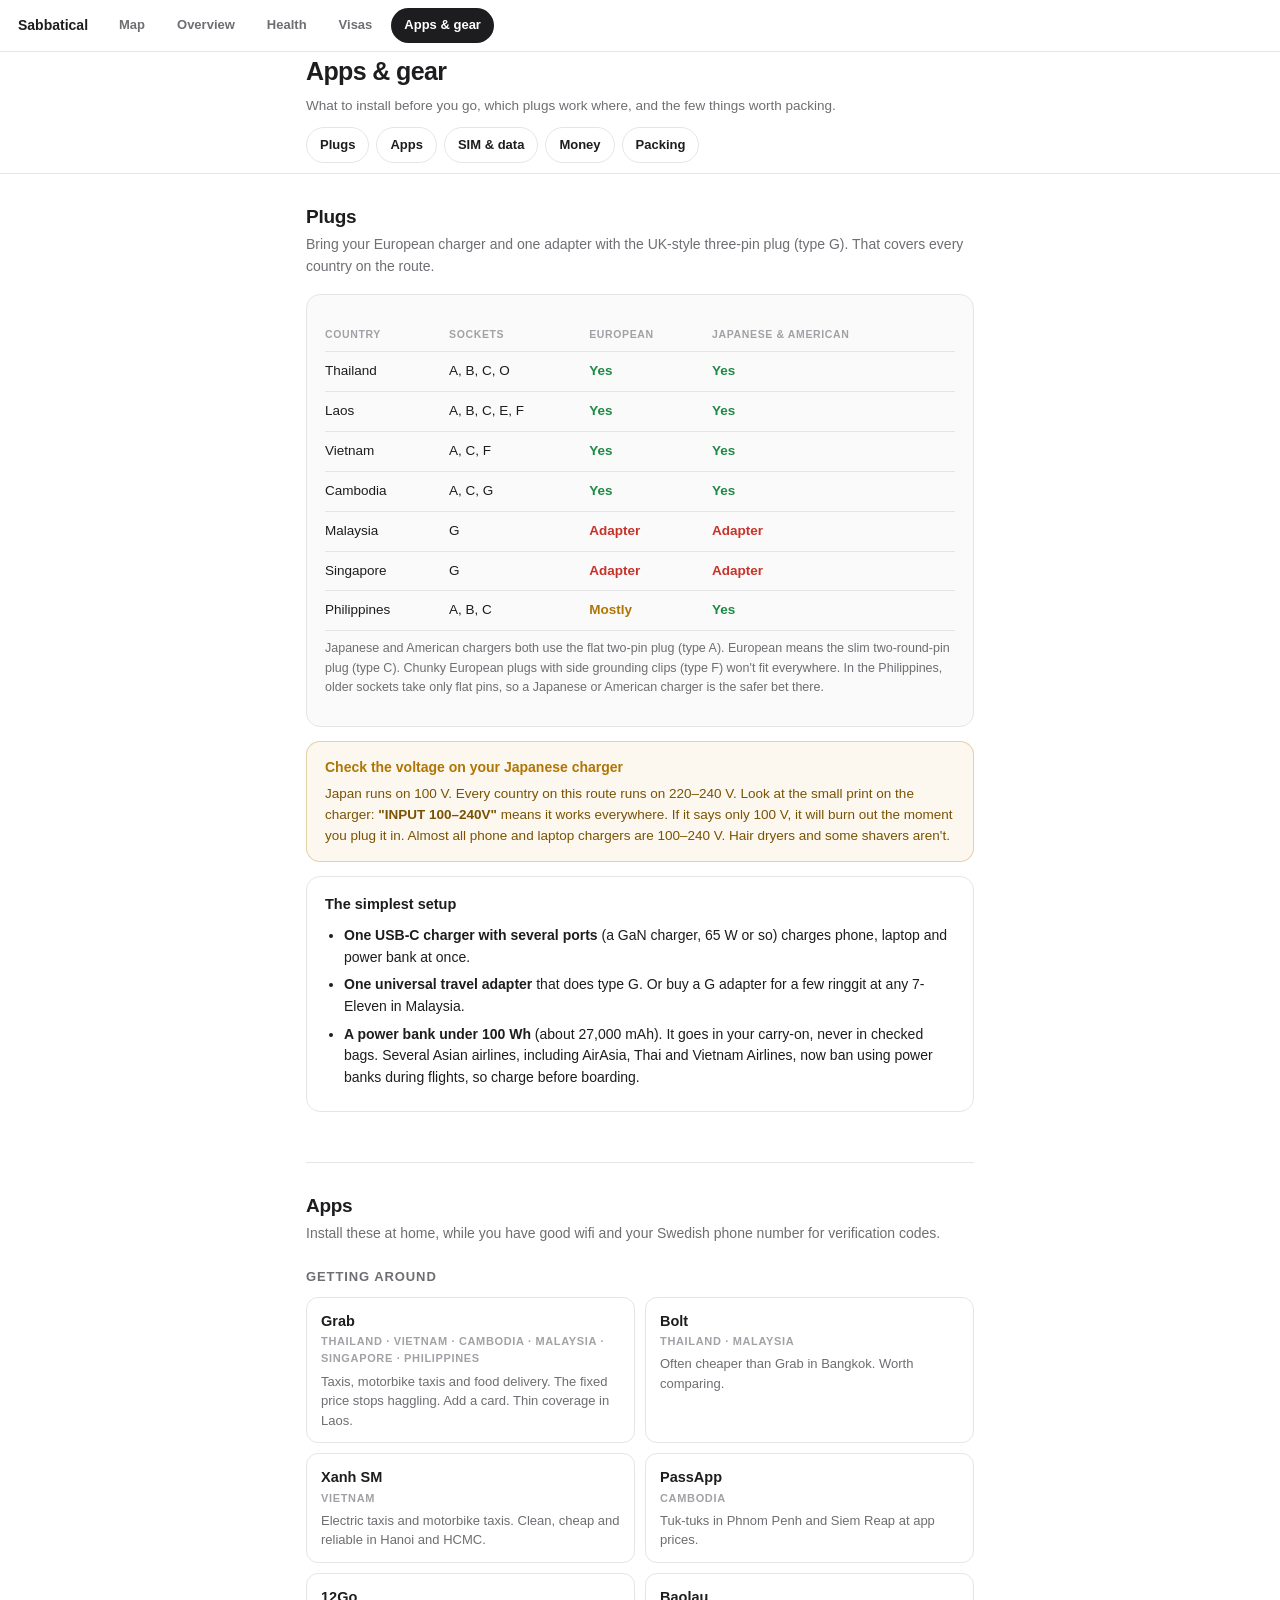
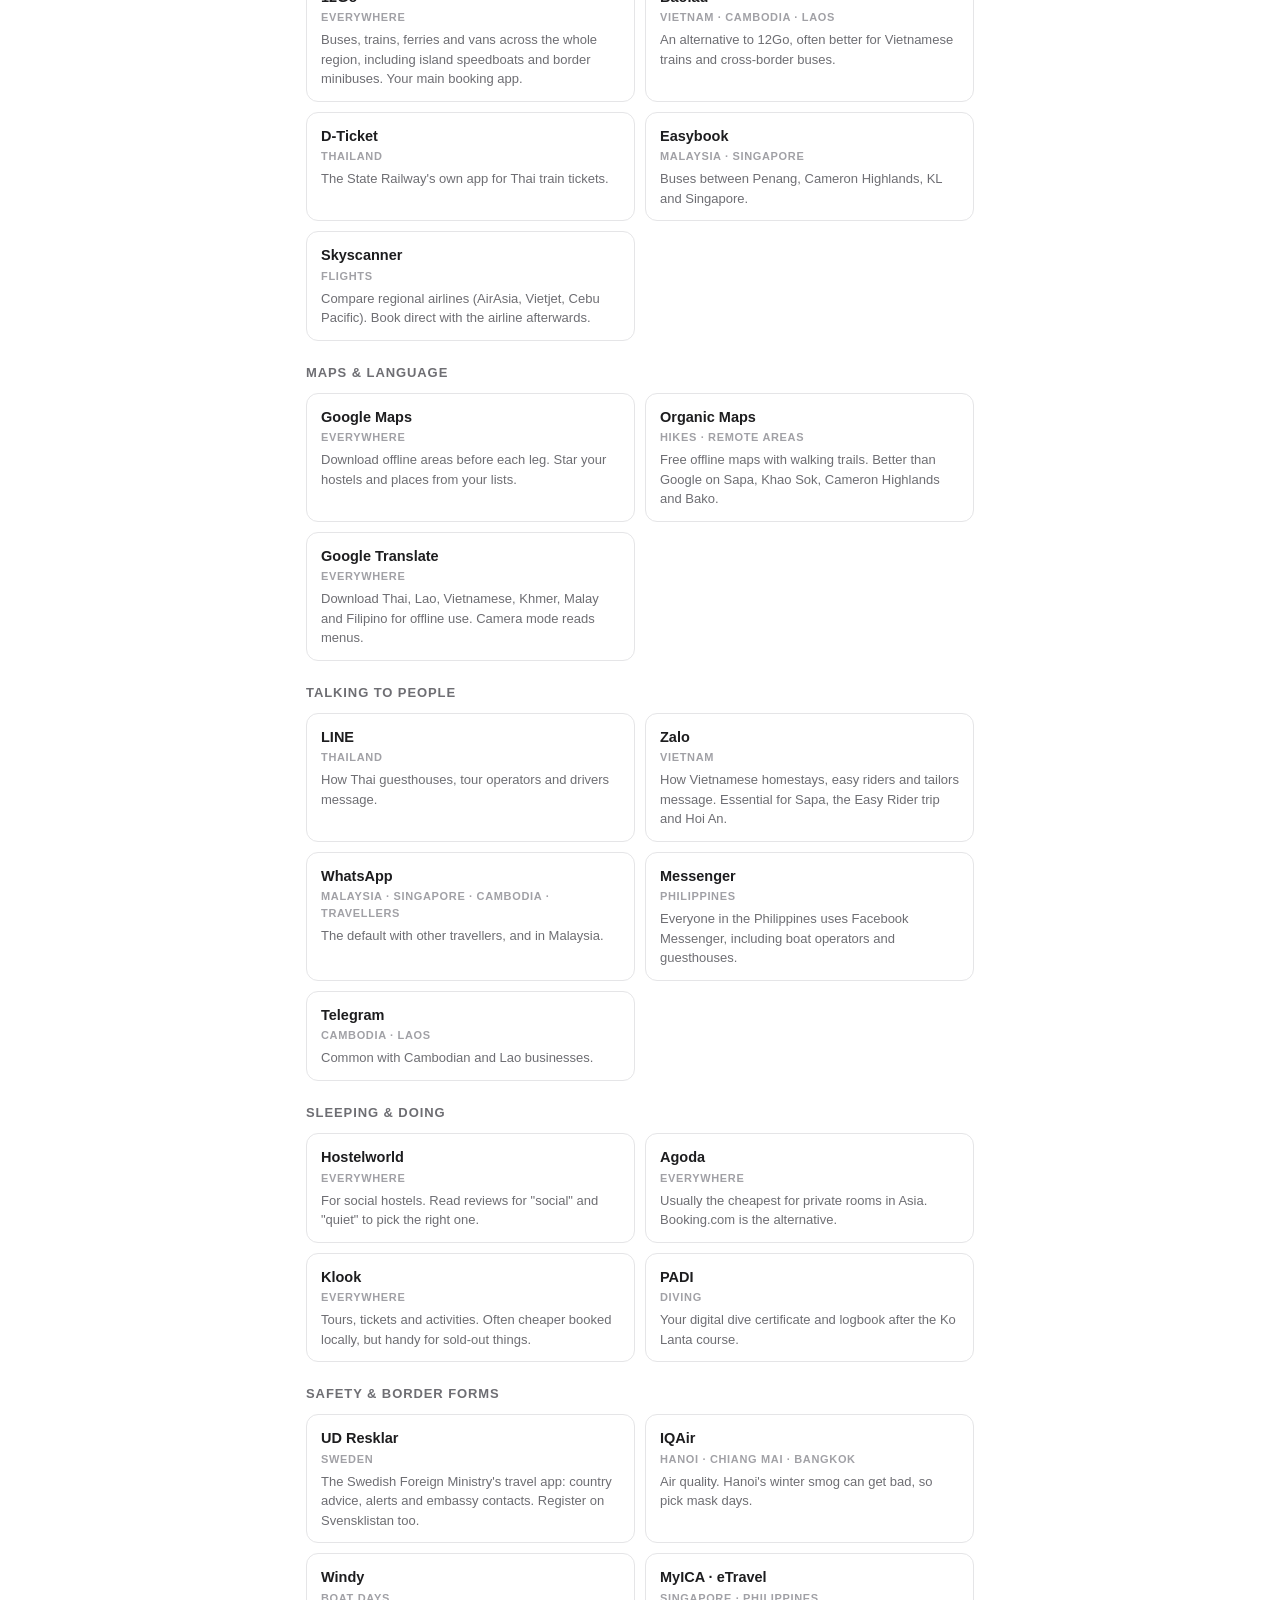
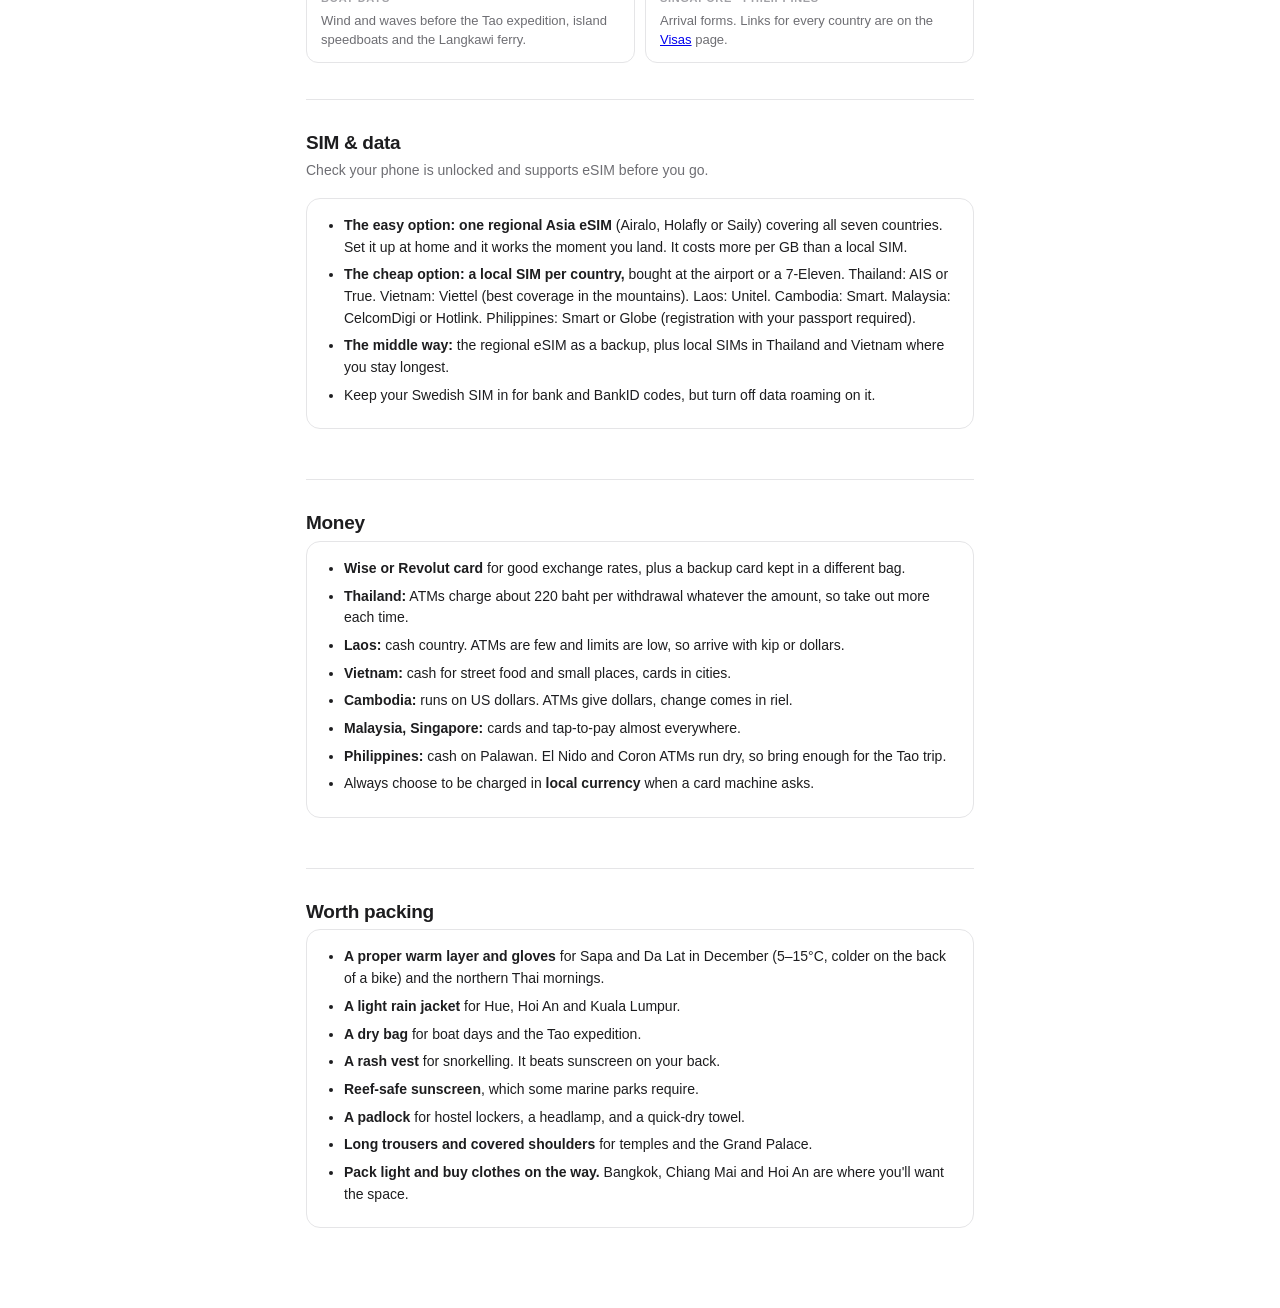
<file: sabbatical/gear.html>
<!DOCTYPE html>
<html lang="en">
<head>
<meta charset="utf-8" />
<meta name="viewport" content="width=device-width, initial-scale=1" />
<title>Apps &amp; Gear — Sabbatical</title>
<style>
  :root {
    --text: #1d1d1f; --muted: #6e6e73; --faint: #a1a1a6;
    --line: #e5e5e7; --wash: #fafafa;
    --red: #c8322a; --redwash: #fdf2f1;
    --amber: #b07503; --amberwash: #fdf8ef;
    --blue: #0071e3; --bluewash: #f1f7fe;
    --green: #1d8a45;
  }
  * { box-sizing: border-box; -webkit-text-size-adjust: 100%; }
  body {
    margin: 0; padding: 0 0 60px;
    font-family: -apple-system, BlinkMacSystemFont, "Segoe UI", Roboto, Helvetica, Arial, sans-serif;
    color: var(--text); background: #fff; line-height: 1.55; -webkit-font-smoothing: antialiased;
  }
  .wrap { max-width: 700px; margin: 0 auto; padding: 0 16px; }

  /* Top bar: links between the four pages */
  .topnav { height: 52px; display: flex; align-items: center; gap: 6px; padding: 0 18px;
    border-bottom: 1px solid var(--line); background: #fff; overflow-x: auto; }
  .topnav .brand { font-weight: 650; font-size: 14px; margin-right: 12px; white-space: nowrap; }
  .topnav a { text-decoration: none; color: var(--muted); font-size: 13px; font-weight: 560;
    padding: 7px 13px; border-radius: 999px; white-space: nowrap; }
  .topnav a:hover { background: #f0f0f2; color: var(--text); }
  .topnav a.on { background: var(--text); color: #fff; }

  header { padding: 30px 0 16px; }
  h1 { font-size: 25px; font-weight: 650; letter-spacing: -0.025em; margin: 0 0 5px; }
  .sub { font-size: 13.5px; color: var(--muted); margin: 0; }

  /* Sticky jump links within the page */
  .jump { position: sticky; top: 0; z-index: 10; background: rgba(255,255,255,0.94);
    backdrop-filter: saturate(180%) blur(14px); border-bottom: 1px solid var(--line); padding: 10px 0; }
  .jump .wrap { display: flex; gap: 7px; overflow-x: auto; -webkit-overflow-scrolling: touch; }
  .jump a { flex-shrink: 0; text-decoration: none; color: var(--text); font-size: 13px; font-weight: 560;
    padding: 7px 13px; border: 1px solid var(--line); border-radius: 999px; background: #fff; white-space: nowrap; }

  section { padding: 28px 0 6px; scroll-margin-top: 62px; }
  h2 { font-size: 19px; font-weight: 640; letter-spacing: -0.015em; margin: 0 0 3px;
       display: flex; align-items: baseline; gap: 9px; flex-wrap: wrap; }
  h2 .tag { font-size: 10.5px; font-weight: 700; letter-spacing: 0.07em; text-transform: uppercase; padding: 2px 8px; border-radius: 20px; }
  .tag.mosq { background: var(--bluewash); color: var(--blue); }
  .tag.fever { background: var(--amberwash); color: var(--amber); }
  .tag.bite { background: var(--redwash); color: var(--red); }
  .lede { font-size: 14px; color: var(--muted); margin: 0 0 16px; }

  .card { border: 1px solid var(--line); border-radius: 14px; padding: 16px 18px; margin-bottom: 14px; }
  .card.wash { background: var(--wash); }
  .card h3 { font-size: 14.5px; font-weight: 620; margin: 0 0 9px; }

  .alarm { border: 1.5px solid rgba(200,50,42,0.35); background: var(--redwash); border-radius: 14px; padding: 16px 18px; margin-bottom: 14px; }
  .alarm h3 { font-size: 14px; font-weight: 700; color: var(--red); margin: 0 0 4px; text-transform: uppercase; letter-spacing: 0.04em; }
  .alarm .why { font-size: 13px; color: #8a231d; margin: 0 0 11px; }
  .alarm ul { margin: 0; padding-left: 19px; }
  .alarm li { font-size: 14px; margin-bottom: 5px; font-weight: 500; }

  .warn { border: 1.5px solid rgba(176,117,3,0.3); background: var(--amberwash); border-radius: 14px; padding: 15px 18px; margin-bottom: 14px; }
  .warn h3 { font-size: 14px; font-weight: 700; color: var(--amber); margin: 0 0 5px; }
  .warn p { font-size: 13.5px; margin: 0; color: #7a5202; }

  ol.steps { margin: 0; padding: 0; list-style: none; counter-reset: s; }
  ol.steps li { counter-increment: s; position: relative; padding: 0 0 14px 40px; font-size: 14.5px; }
  ol.steps li:last-child { padding-bottom: 0; }
  ol.steps li::before { content: counter(s); position: absolute; left: 0; top: 0; width: 26px; height: 26px; border-radius: 50%;
    background: var(--text); color: #fff; font-size: 13px; font-weight: 650; display: flex; align-items: center; justify-content: center; }
  ol.steps li .detail { display: block; font-size: 13px; color: var(--muted); margin-top: 3px; }

  ul.plain { margin: 0; padding-left: 19px; }
  ul.plain li { font-size: 14px; margin-bottom: 6px; }

  .yesno { display: flex; gap: 10px; flex-wrap: wrap; margin: 4px 0 0; }
  .pill { font-size: 13.5px; font-weight: 580; padding: 8px 13px; border-radius: 10px; flex: 1; min-width: 150px; }
  .pill.yes { background: rgba(29,138,69,0.09); color: var(--green); }
  .pill.no  { background: var(--redwash); color: var(--red); }

  .table-scroll { overflow-x: auto; }
  table { width: 100%; border-collapse: collapse; margin-top: 6px; }
  th, td { text-align: left; font-size: 13.5px; padding: 9px 10px 9px 0; border-bottom: 1px solid var(--line); vertical-align: top; }
  th { font-size: 10.5px; text-transform: uppercase; letter-spacing: 0.06em; color: var(--faint); font-weight: 650; }
  td.num { font-variant-numeric: tabular-nums; font-weight: 620; white-space: nowrap; }

  .footnote { font-size: 12.5px; color: var(--muted); line-height: 1.55; margin-top: 8px; }
  hr { border: none; border-top: 1px solid var(--line); margin: 30px 0 0; }

  @media print {
    .topnav, .jump { display: none; }
    section { page-break-inside: avoid; padding-top: 16px; }
    .alarm, .warn, .card { break-inside: avoid; }
  }
</style>
<style>
  /* Extra styles for this page */
  .yes { color: var(--green); font-weight: 650; }
  .no  { color: var(--red); font-weight: 650; }
  .some { color: var(--amber); font-weight: 650; }
  .apps { display: grid; grid-template-columns: repeat(auto-fit, minmax(260px, 1fr)); gap: 10px; }
  .app { border: 1px solid var(--line); border-radius: 12px; padding: 12px 14px; }
  .app .n { font-size: 14.5px; font-weight: 640; }
  .app .w { font-size: 11px; color: var(--faint); text-transform: uppercase; letter-spacing: 0.06em; font-weight: 650; margin: 1px 0 4px; }
  .app .d { font-size: 13px; color: var(--muted); line-height: 1.5; }
  h3.group { font-size: 13px; text-transform: uppercase; letter-spacing: 0.07em; color: var(--muted); margin: 22px 0 10px; }
</style>
</head>
<body>

<nav class="topnav">
  <span class="brand">Sabbatical</span>
  <a href="index.html">Map</a>
  <a href="overview.html">Overview</a>
  <a href="health.html">Health</a>
  <a href="visas.html">Visas</a>
  <a href="gear.html" class="on">Apps &amp; gear</a>
</nav>

<header class="wrap">
  <h1>Apps &amp; gear</h1>
  <p class="sub">What to install before you go, which plugs work where, and the few things worth packing.</p>
</header>

<nav class="jump">
  <div class="wrap">
    <a href="#plugs">Plugs</a>
    <a href="#apps">Apps</a>
    <a href="#data">SIM &amp; data</a>
    <a href="#money">Money</a>
    <a href="#pack">Packing</a>
  </div>
</nav>

<main class="wrap">

<!-- ================= PLUGS ================= -->
<section id="plugs">
  <h2>Plugs</h2>
  <p class="lede">Bring your European charger and one adapter with the UK-style three-pin plug (type G). That covers every country on the route.</p>

  <div class="card wash">
    <div class="table-scroll"><table>
      <tr><th>Country</th><th>Sockets</th><th>European</th><th>Japanese &amp; American</th></tr>
      <tr><td>Thailand</td><td>A, B, C, O</td><td class="yes">Yes</td><td class="yes">Yes</td></tr>
      <tr><td>Laos</td><td>A, B, C, E, F</td><td class="yes">Yes</td><td class="yes">Yes</td></tr>
      <tr><td>Vietnam</td><td>A, C, F</td><td class="yes">Yes</td><td class="yes">Yes</td></tr>
      <tr><td>Cambodia</td><td>A, C, G</td><td class="yes">Yes</td><td class="yes">Yes</td></tr>
      <tr><td>Malaysia</td><td>G</td><td class="no">Adapter</td><td class="no">Adapter</td></tr>
      <tr><td>Singapore</td><td>G</td><td class="no">Adapter</td><td class="no">Adapter</td></tr>
      <tr><td>Philippines</td><td>A, B, C</td><td class="some">Mostly</td><td class="yes">Yes</td></tr>
    </table></div>
    <p class="footnote">Japanese and American chargers both use the flat two-pin plug (type A). European means the slim two-round-pin plug (type C). Chunky European plugs with side grounding clips (type F) won't fit everywhere. In the Philippines, older sockets take only flat pins, so a Japanese or American charger is the safer bet there.</p>
  </div>

  <div class="warn">
    <h3>Check the voltage on your Japanese charger</h3>
    <p>Japan runs on 100 V. Every country on this route runs on 220–240 V. Look at the small print on the charger: <strong>"INPUT 100–240V"</strong> means it works everywhere. If it says only 100 V, it will burn out the moment you plug it in. Almost all phone and laptop chargers are 100–240 V. Hair dryers and some shavers aren't.</p>
  </div>

  <div class="card">
    <h3>The simplest setup</h3>
    <ul class="plain">
      <li><strong>One USB-C charger with several ports</strong> (a GaN charger, 65 W or so) charges phone, laptop and power bank at once.</li>
      <li><strong>One universal travel adapter</strong> that does type G. Or buy a G adapter for a few ringgit at any 7-Eleven in Malaysia.</li>
      <li><strong>A power bank under 100 Wh</strong> (about 27,000 mAh). It goes in your carry-on, never in checked bags. Several Asian airlines, including AirAsia, Thai and Vietnam Airlines, now ban using power banks during flights, so charge before boarding.</li>
    </ul>
  </div>
</section>

<hr />

<!-- ================= APPS ================= -->
<section id="apps">
  <h2>Apps</h2>
  <p class="lede">Install these at home, while you have good wifi and your Swedish phone number for verification codes.</p>

  <h3 class="group">Getting around</h3>
  <div class="apps">
    <div class="app"><div class="n">Grab</div><div class="w">Thailand · Vietnam · Cambodia · Malaysia · Singapore · Philippines</div>
      <div class="d">Taxis, motorbike taxis and food delivery. The fixed price stops haggling. Add a card. Thin coverage in Laos.</div></div>
    <div class="app"><div class="n">Bolt</div><div class="w">Thailand · Malaysia</div>
      <div class="d">Often cheaper than Grab in Bangkok. Worth comparing.</div></div>
    <div class="app"><div class="n">Xanh SM</div><div class="w">Vietnam</div>
      <div class="d">Electric taxis and motorbike taxis. Clean, cheap and reliable in Hanoi and HCMC.</div></div>
    <div class="app"><div class="n">PassApp</div><div class="w">Cambodia</div>
      <div class="d">Tuk-tuks in Phnom Penh and Siem Reap at app prices.</div></div>
    <div class="app"><div class="n">12Go</div><div class="w">Everywhere</div>
      <div class="d">Buses, trains, ferries and vans across the whole region, including island speedboats and border minibuses. Your main booking app.</div></div>
    <div class="app"><div class="n">Baolau</div><div class="w">Vietnam · Cambodia · Laos</div>
      <div class="d">An alternative to 12Go, often better for Vietnamese trains and cross-border buses.</div></div>
    <div class="app"><div class="n">D-Ticket</div><div class="w">Thailand</div>
      <div class="d">The State Railway's own app for Thai train tickets.</div></div>
    <div class="app"><div class="n">Easybook</div><div class="w">Malaysia · Singapore</div>
      <div class="d">Buses between Penang, Cameron Highlands, KL and Singapore.</div></div>
    <div class="app"><div class="n">Skyscanner</div><div class="w">Flights</div>
      <div class="d">Compare regional airlines (AirAsia, Vietjet, Cebu Pacific). Book direct with the airline afterwards.</div></div>
  </div>

  <h3 class="group">Maps &amp; language</h3>
  <div class="apps">
    <div class="app"><div class="n">Google Maps</div><div class="w">Everywhere</div>
      <div class="d">Download offline areas before each leg. Star your hostels and places from your lists.</div></div>
    <div class="app"><div class="n">Organic Maps</div><div class="w">Hikes · remote areas</div>
      <div class="d">Free offline maps with walking trails. Better than Google on Sapa, Khao Sok, Cameron Highlands and Bako.</div></div>
    <div class="app"><div class="n">Google Translate</div><div class="w">Everywhere</div>
      <div class="d">Download Thai, Lao, Vietnamese, Khmer, Malay and Filipino for offline use. Camera mode reads menus.</div></div>
  </div>

  <h3 class="group">Talking to people</h3>
  <div class="apps">
    <div class="app"><div class="n">LINE</div><div class="w">Thailand</div>
      <div class="d">How Thai guesthouses, tour operators and drivers message.</div></div>
    <div class="app"><div class="n">Zalo</div><div class="w">Vietnam</div>
      <div class="d">How Vietnamese homestays, easy riders and tailors message. Essential for Sapa, the Easy Rider trip and Hoi An.</div></div>
    <div class="app"><div class="n">WhatsApp</div><div class="w">Malaysia · Singapore · Cambodia · travellers</div>
      <div class="d">The default with other travellers, and in Malaysia.</div></div>
    <div class="app"><div class="n">Messenger</div><div class="w">Philippines</div>
      <div class="d">Everyone in the Philippines uses Facebook Messenger, including boat operators and guesthouses.</div></div>
    <div class="app"><div class="n">Telegram</div><div class="w">Cambodia · Laos</div>
      <div class="d">Common with Cambodian and Lao businesses.</div></div>
  </div>

  <h3 class="group">Sleeping &amp; doing</h3>
  <div class="apps">
    <div class="app"><div class="n">Hostelworld</div><div class="w">Everywhere</div>
      <div class="d">For social hostels. Read reviews for "social" and "quiet" to pick the right one.</div></div>
    <div class="app"><div class="n">Agoda</div><div class="w">Everywhere</div>
      <div class="d">Usually the cheapest for private rooms in Asia. Booking.com is the alternative.</div></div>
    <div class="app"><div class="n">Klook</div><div class="w">Everywhere</div>
      <div class="d">Tours, tickets and activities. Often cheaper booked locally, but handy for sold-out things.</div></div>
    <div class="app"><div class="n">PADI</div><div class="w">Diving</div>
      <div class="d">Your digital dive certificate and logbook after the Ko Lanta course.</div></div>
  </div>

  <h3 class="group">Safety &amp; border forms</h3>
  <div class="apps">
    <div class="app"><div class="n">UD Resklar</div><div class="w">Sweden</div>
      <div class="d">The Swedish Foreign Ministry's travel app: country advice, alerts and embassy contacts. Register on Svensklistan too.</div></div>
    <div class="app"><div class="n">IQAir</div><div class="w">Hanoi · Chiang Mai · Bangkok</div>
      <div class="d">Air quality. Hanoi's winter smog can get bad, so pick mask days.</div></div>
    <div class="app"><div class="n">Windy</div><div class="w">Boat days</div>
      <div class="d">Wind and waves before the Tao expedition, island speedboats and the Langkawi ferry.</div></div>
    <div class="app"><div class="n">MyICA · eTravel</div><div class="w">Singapore · Philippines</div>
      <div class="d">Arrival forms. Links for every country are on the <a href="visas.html">Visas</a> page.</div></div>
  </div>
</section>

<hr />

<!-- ================= DATA ================= -->
<section id="data">
  <h2>SIM &amp; data</h2>
  <p class="lede">Check your phone is unlocked and supports eSIM before you go.</p>
  <div class="card">
    <ul class="plain">
      <li><strong>The easy option: one regional Asia eSIM</strong> (Airalo, Holafly or Saily) covering all seven countries. Set it up at home and it works the moment you land. It costs more per GB than a local SIM.</li>
      <li><strong>The cheap option: a local SIM per country,</strong> bought at the airport or a 7-Eleven. Thailand: AIS or True. Vietnam: Viettel (best coverage in the mountains). Laos: Unitel. Cambodia: Smart. Malaysia: CelcomDigi or Hotlink. Philippines: Smart or Globe (registration with your passport required).</li>
      <li><strong>The middle way:</strong> the regional eSIM as a backup, plus local SIMs in Thailand and Vietnam where you stay longest.</li>
      <li>Keep your Swedish SIM in for bank and BankID codes, but turn off data roaming on it.</li>
    </ul>
  </div>
</section>

<hr />

<!-- ================= MONEY ================= -->
<section id="money">
  <h2>Money</h2>
  <div class="card">
    <ul class="plain">
      <li><strong>Wise or Revolut card</strong> for good exchange rates, plus a backup card kept in a different bag.</li>
      <li><strong>Thailand:</strong> ATMs charge about 220 baht per withdrawal whatever the amount, so take out more each time.</li>
      <li><strong>Laos:</strong> cash country. ATMs are few and limits are low, so arrive with kip or dollars.</li>
      <li><strong>Vietnam:</strong> cash for street food and small places, cards in cities.</li>
      <li><strong>Cambodia:</strong> runs on US dollars. ATMs give dollars, change comes in riel.</li>
      <li><strong>Malaysia, Singapore:</strong> cards and tap-to-pay almost everywhere.</li>
      <li><strong>Philippines:</strong> cash on Palawan. El Nido and Coron ATMs run dry, so bring enough for the Tao trip.</li>
      <li>Always choose to be charged in <strong>local currency</strong> when a card machine asks.</li>
    </ul>
  </div>
</section>

<hr />

<!-- ================= PACKING ================= -->
<section id="pack">
  <h2>Worth packing</h2>
  <div class="card">
    <ul class="plain">
      <li><strong>A proper warm layer and gloves</strong> for Sapa and Da Lat in December (5–15°C, colder on the back of a bike) and the northern Thai mornings.</li>
      <li><strong>A light rain jacket</strong> for Hue, Hoi An and Kuala Lumpur.</li>
      <li><strong>A dry bag</strong> for boat days and the Tao expedition.</li>
      <li><strong>A rash vest</strong> for snorkelling. It beats sunscreen on your back.</li>
      <li><strong>Reef-safe sunscreen</strong>, which some marine parks require.</li>
      <li><strong>A padlock</strong> for hostel lockers, a headlamp, and a quick-dry towel.</li>
      <li><strong>Long trousers and covered shoulders</strong> for temples and the Grand Palace.</li>
      <li><strong>Pack light and buy clothes on the way.</strong> Bangkok, Chiang Mai and Hoi An are where you'll want the space.</li>
    </ul>
  </div>
</section>

</main>
</body>
</html>
</file>
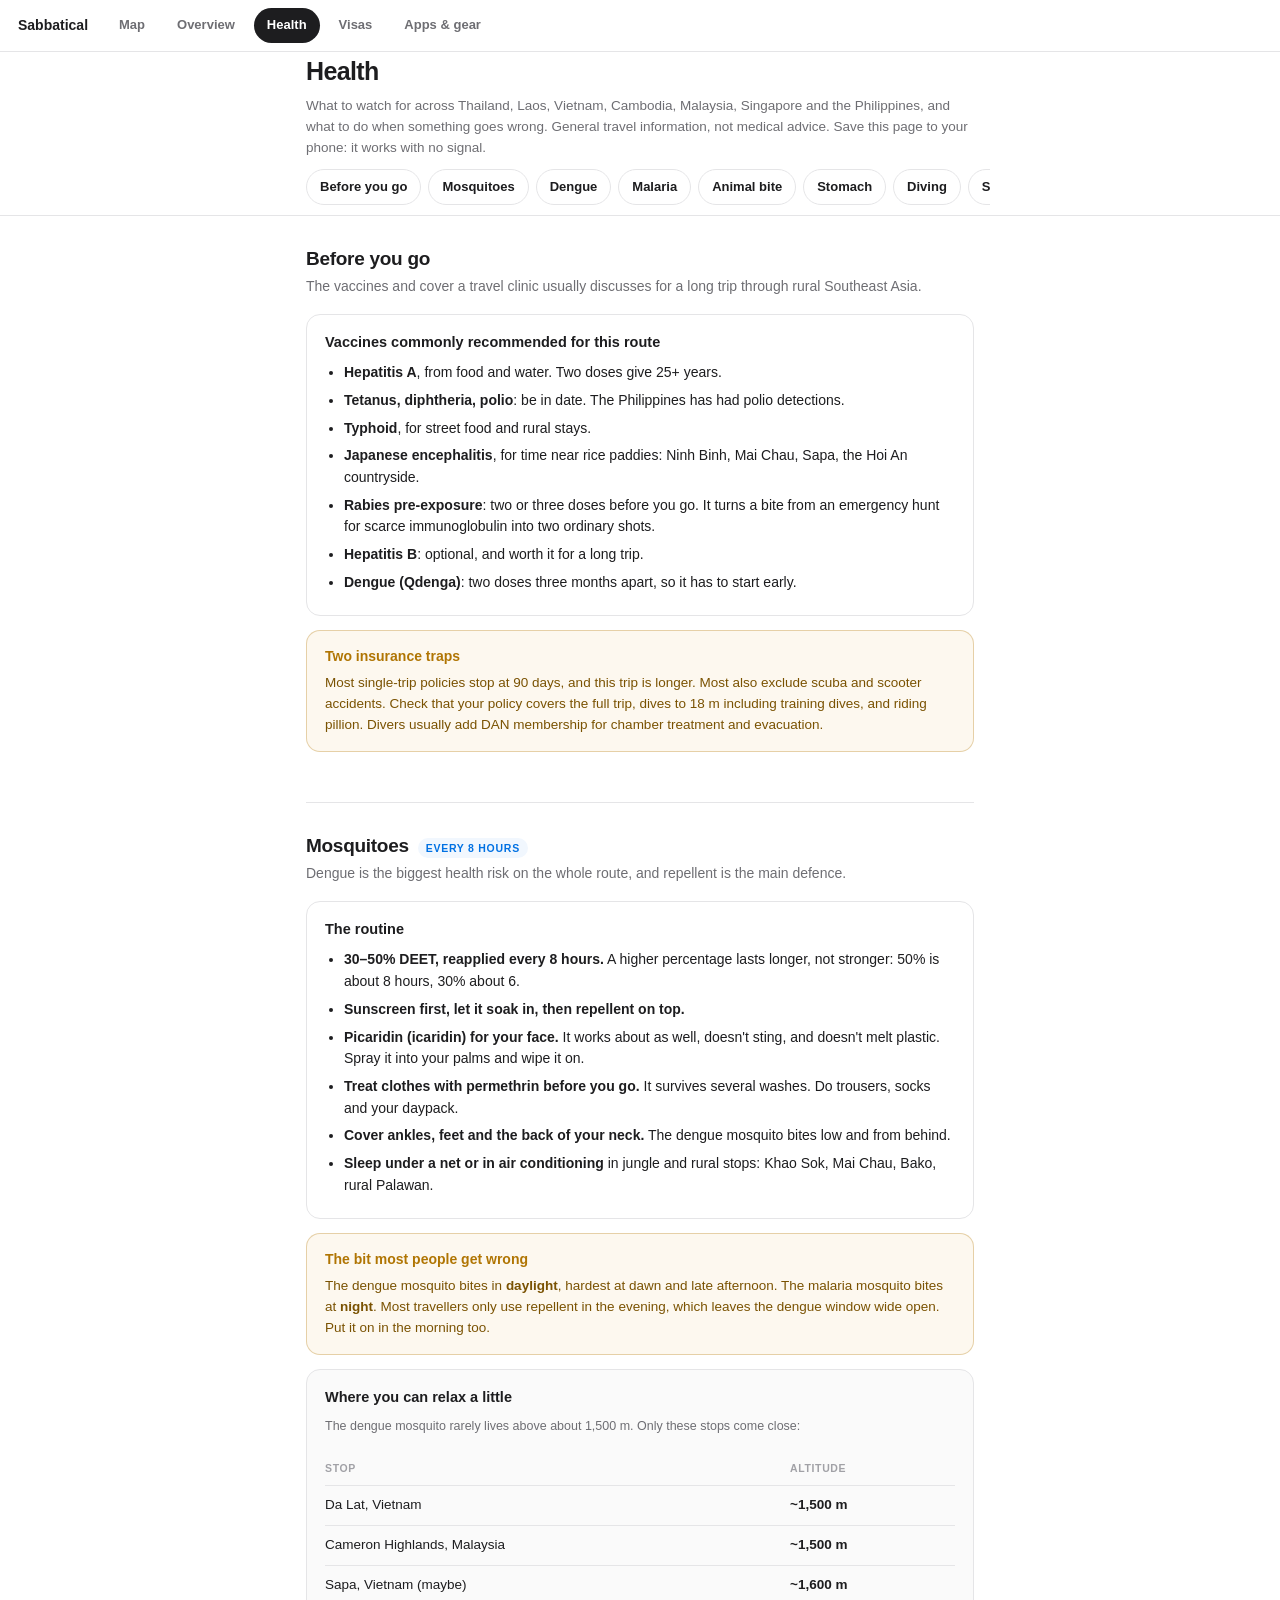
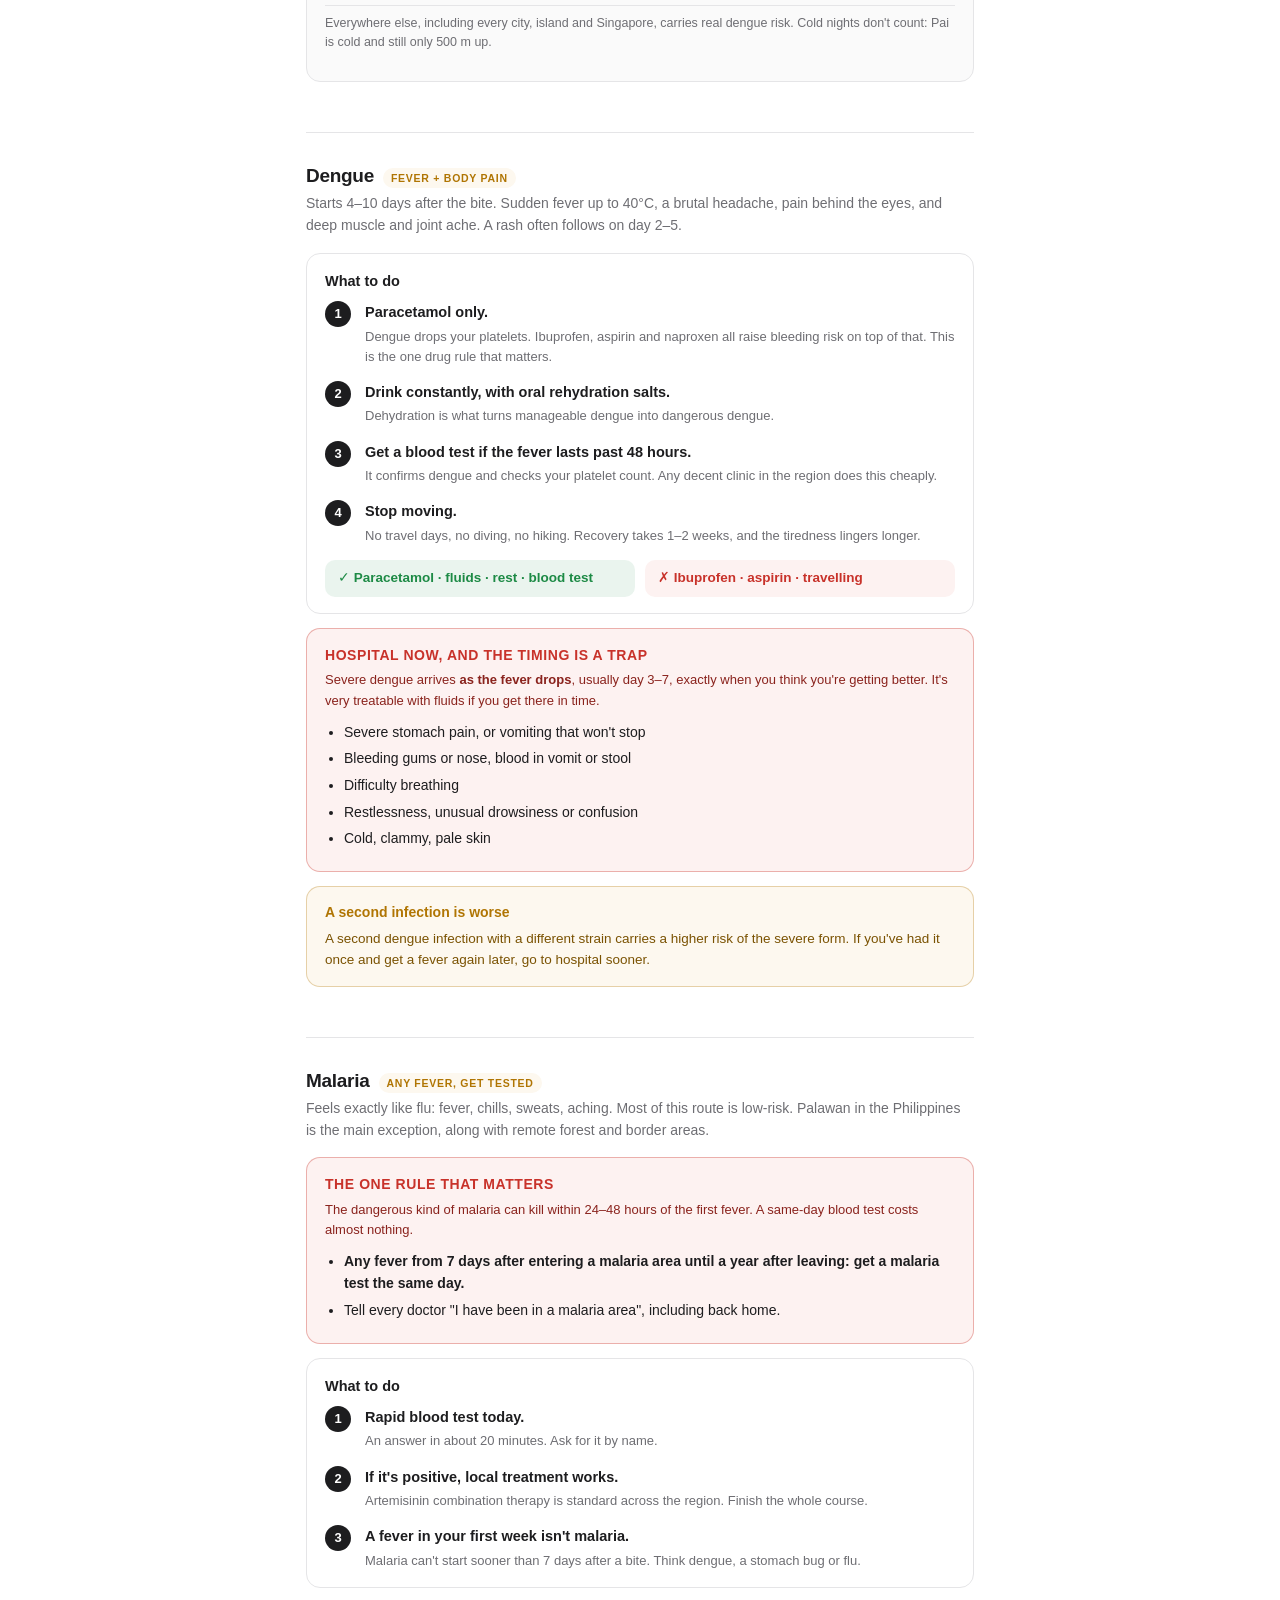
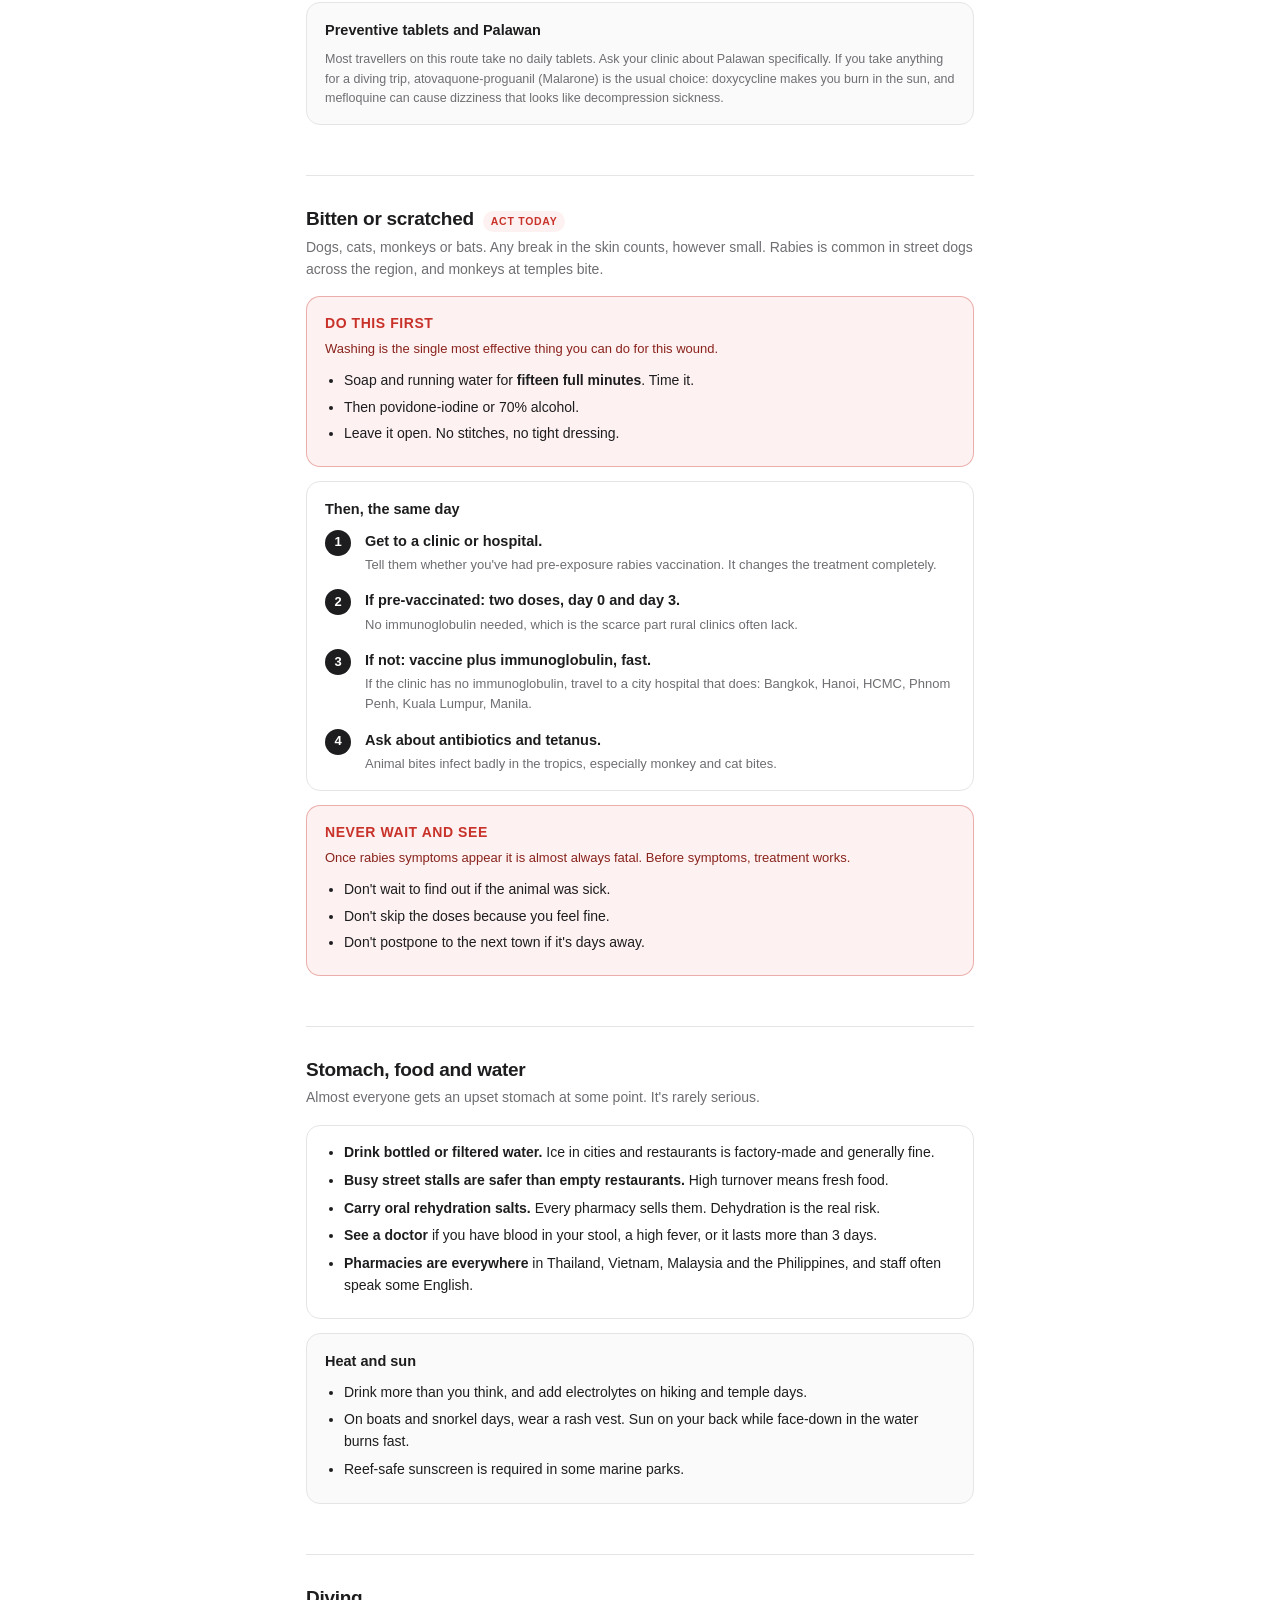
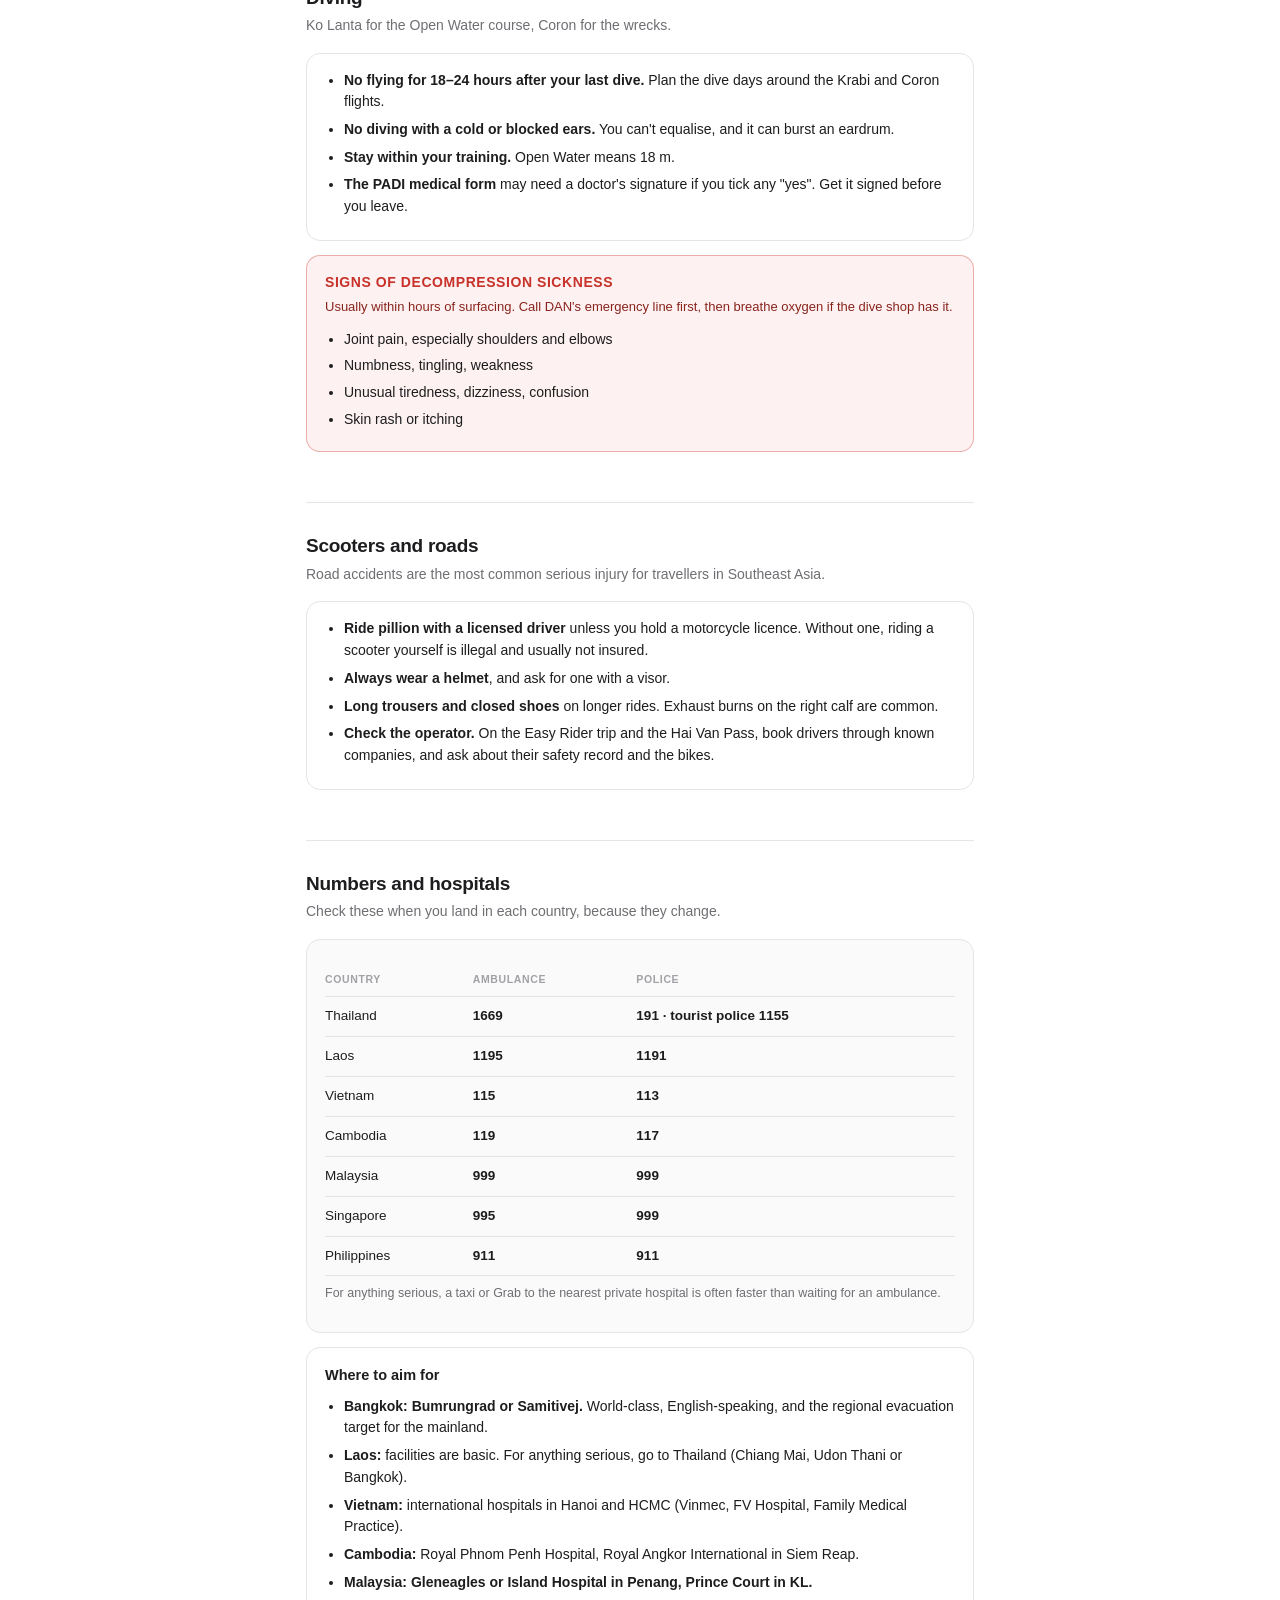
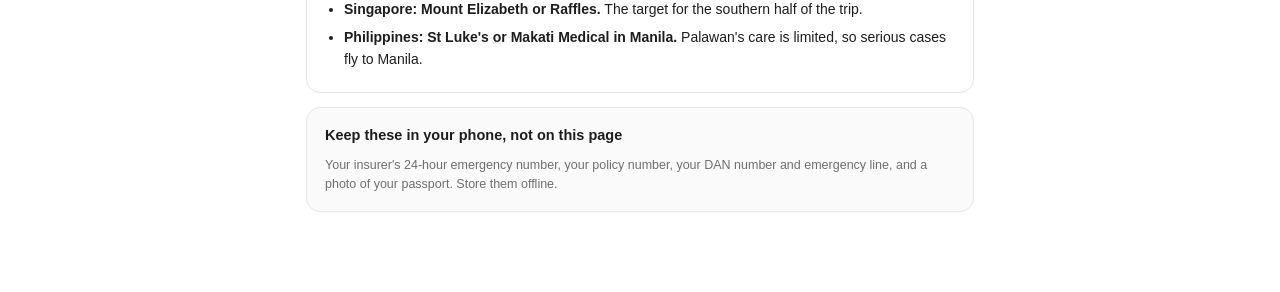
<file: sabbatical/health.html>
<!DOCTYPE html>
<html lang="en">
<head>
<meta charset="utf-8" />
<meta name="viewport" content="width=device-width, initial-scale=1" />
<title>Health — Sabbatical</title>
<!--
  SELF-CONTAINED ON PURPOSE.
  No fonts, scripts or images from the internet. Save this page to your phone
  and it works with no signal. It also prints cleanly if you want a paper copy.
-->
<style>
  :root {
    --text: #1d1d1f; --muted: #6e6e73; --faint: #a1a1a6;
    --line: #e5e5e7; --wash: #fafafa;
    --red: #c8322a; --redwash: #fdf2f1;
    --amber: #b07503; --amberwash: #fdf8ef;
    --blue: #0071e3; --bluewash: #f1f7fe;
    --green: #1d8a45;
  }
  * { box-sizing: border-box; -webkit-text-size-adjust: 100%; }
  body {
    margin: 0; padding: 0 0 60px;
    font-family: -apple-system, BlinkMacSystemFont, "Segoe UI", Roboto, Helvetica, Arial, sans-serif;
    color: var(--text); background: #fff; line-height: 1.55; -webkit-font-smoothing: antialiased;
  }
  .wrap { max-width: 700px; margin: 0 auto; padding: 0 16px; }

  /* Top bar: links between the four pages */
  .topnav { height: 52px; display: flex; align-items: center; gap: 6px; padding: 0 18px;
    border-bottom: 1px solid var(--line); background: #fff; overflow-x: auto; }
  .topnav .brand { font-weight: 650; font-size: 14px; margin-right: 12px; white-space: nowrap; }
  .topnav a { text-decoration: none; color: var(--muted); font-size: 13px; font-weight: 560;
    padding: 7px 13px; border-radius: 999px; white-space: nowrap; }
  .topnav a:hover { background: #f0f0f2; color: var(--text); }
  .topnav a.on { background: var(--text); color: #fff; }

  header { padding: 30px 0 16px; }
  h1 { font-size: 25px; font-weight: 650; letter-spacing: -0.025em; margin: 0 0 5px; }
  .sub { font-size: 13.5px; color: var(--muted); margin: 0; }

  /* Sticky jump links within the page */
  .jump { position: sticky; top: 0; z-index: 10; background: rgba(255,255,255,0.94);
    backdrop-filter: saturate(180%) blur(14px); border-bottom: 1px solid var(--line); padding: 10px 0; }
  .jump .wrap { display: flex; gap: 7px; overflow-x: auto; -webkit-overflow-scrolling: touch; }
  .jump a { flex-shrink: 0; text-decoration: none; color: var(--text); font-size: 13px; font-weight: 560;
    padding: 7px 13px; border: 1px solid var(--line); border-radius: 999px; background: #fff; white-space: nowrap; }

  section { padding: 28px 0 6px; scroll-margin-top: 62px; }
  h2 { font-size: 19px; font-weight: 640; letter-spacing: -0.015em; margin: 0 0 3px;
       display: flex; align-items: baseline; gap: 9px; flex-wrap: wrap; }
  h2 .tag { font-size: 10.5px; font-weight: 700; letter-spacing: 0.07em; text-transform: uppercase; padding: 2px 8px; border-radius: 20px; }
  .tag.mosq { background: var(--bluewash); color: var(--blue); }
  .tag.fever { background: var(--amberwash); color: var(--amber); }
  .tag.bite { background: var(--redwash); color: var(--red); }
  .lede { font-size: 14px; color: var(--muted); margin: 0 0 16px; }

  .card { border: 1px solid var(--line); border-radius: 14px; padding: 16px 18px; margin-bottom: 14px; }
  .card.wash { background: var(--wash); }
  .card h3 { font-size: 14.5px; font-weight: 620; margin: 0 0 9px; }

  .alarm { border: 1.5px solid rgba(200,50,42,0.35); background: var(--redwash); border-radius: 14px; padding: 16px 18px; margin-bottom: 14px; }
  .alarm h3 { font-size: 14px; font-weight: 700; color: var(--red); margin: 0 0 4px; text-transform: uppercase; letter-spacing: 0.04em; }
  .alarm .why { font-size: 13px; color: #8a231d; margin: 0 0 11px; }
  .alarm ul { margin: 0; padding-left: 19px; }
  .alarm li { font-size: 14px; margin-bottom: 5px; font-weight: 500; }

  .warn { border: 1.5px solid rgba(176,117,3,0.3); background: var(--amberwash); border-radius: 14px; padding: 15px 18px; margin-bottom: 14px; }
  .warn h3 { font-size: 14px; font-weight: 700; color: var(--amber); margin: 0 0 5px; }
  .warn p { font-size: 13.5px; margin: 0; color: #7a5202; }

  ol.steps { margin: 0; padding: 0; list-style: none; counter-reset: s; }
  ol.steps li { counter-increment: s; position: relative; padding: 0 0 14px 40px; font-size: 14.5px; }
  ol.steps li:last-child { padding-bottom: 0; }
  ol.steps li::before { content: counter(s); position: absolute; left: 0; top: 0; width: 26px; height: 26px; border-radius: 50%;
    background: var(--text); color: #fff; font-size: 13px; font-weight: 650; display: flex; align-items: center; justify-content: center; }
  ol.steps li .detail { display: block; font-size: 13px; color: var(--muted); margin-top: 3px; }

  ul.plain { margin: 0; padding-left: 19px; }
  ul.plain li { font-size: 14px; margin-bottom: 6px; }

  .yesno { display: flex; gap: 10px; flex-wrap: wrap; margin: 4px 0 0; }
  .pill { font-size: 13.5px; font-weight: 580; padding: 8px 13px; border-radius: 10px; flex: 1; min-width: 150px; }
  .pill.yes { background: rgba(29,138,69,0.09); color: var(--green); }
  .pill.no  { background: var(--redwash); color: var(--red); }

  .table-scroll { overflow-x: auto; }
  table { width: 100%; border-collapse: collapse; margin-top: 6px; }
  th, td { text-align: left; font-size: 13.5px; padding: 9px 10px 9px 0; border-bottom: 1px solid var(--line); vertical-align: top; }
  th { font-size: 10.5px; text-transform: uppercase; letter-spacing: 0.06em; color: var(--faint); font-weight: 650; }
  td.num { font-variant-numeric: tabular-nums; font-weight: 620; white-space: nowrap; }

  .footnote { font-size: 12.5px; color: var(--muted); line-height: 1.55; margin-top: 8px; }
  hr { border: none; border-top: 1px solid var(--line); margin: 30px 0 0; }

  @media print {
    .topnav, .jump { display: none; }
    section { page-break-inside: avoid; padding-top: 16px; }
    .alarm, .warn, .card { break-inside: avoid; }
  }
</style>
</head>
<body>

<nav class="topnav">
  <span class="brand">Sabbatical</span>
  <a href="index.html">Map</a>
  <a href="overview.html">Overview</a>
  <a href="health.html" class="on">Health</a>
  <a href="visas.html">Visas</a>
  <a href="gear.html">Apps &amp; gear</a>
</nav>

<header class="wrap">
  <h1>Health</h1>
  <p class="sub">What to watch for across Thailand, Laos, Vietnam, Cambodia, Malaysia, Singapore and the Philippines, and what to do when something goes wrong. General travel information, not medical advice. Save this page to your phone: it works with no signal.</p>
</header>

<nav class="jump">
  <div class="wrap">
    <a href="#before">Before you go</a>
    <a href="#mosquitoes">Mosquitoes</a>
    <a href="#dengue">Dengue</a>
    <a href="#malaria">Malaria</a>
    <a href="#bite">Animal bite</a>
    <a href="#stomach">Stomach</a>
    <a href="#diving">Diving</a>
    <a href="#road">Scooters</a>
    <a href="#numbers">Numbers</a>
  </div>
</nav>

<main class="wrap">

<!-- ================= BEFORE YOU GO ================= -->
<section id="before">
  <h2>Before you go</h2>
  <p class="lede">The vaccines and cover a travel clinic usually discusses for a long trip through rural Southeast Asia.</p>

  <div class="card">
    <h3>Vaccines commonly recommended for this route</h3>
    <ul class="plain">
      <li><strong>Hepatitis A</strong>, from food and water. Two doses give 25+ years.</li>
      <li><strong>Tetanus, diphtheria, polio</strong>: be in date. The Philippines has had polio detections.</li>
      <li><strong>Typhoid</strong>, for street food and rural stays.</li>
      <li><strong>Japanese encephalitis</strong>, for time near rice paddies: Ninh Binh, Mai Chau, Sapa, the Hoi An countryside.</li>
      <li><strong>Rabies pre-exposure</strong>: two or three doses before you go. It turns a bite from an emergency hunt for scarce immunoglobulin into two ordinary shots.</li>
      <li><strong>Hepatitis B</strong>: optional, and worth it for a long trip.</li>
      <li><strong>Dengue (Qdenga)</strong>: two doses three months apart, so it has to start early.</li>
    </ul>
  </div>

  <div class="warn">
    <h3>Two insurance traps</h3>
    <p>Most single-trip policies stop at 90 days, and this trip is longer. Most also exclude scuba and scooter accidents. Check that your policy covers the full trip, dives to 18 m including training dives, and riding pillion. Divers usually add DAN membership for chamber treatment and evacuation.</p>
  </div>
</section>

<hr />

<!-- ================= MOSQUITOES ================= -->
<section id="mosquitoes">
  <h2>Mosquitoes <span class="tag mosq">Every 8 hours</span></h2>
  <p class="lede">Dengue is the biggest health risk on the whole route, and repellent is the main defence.</p>

  <div class="card">
    <h3>The routine</h3>
    <ul class="plain">
      <li><strong>30–50% DEET, reapplied every 8 hours.</strong> A higher percentage lasts longer, not stronger: 50% is about 8 hours, 30% about 6.</li>
      <li><strong>Sunscreen first, let it soak in, then repellent on top.</strong></li>
      <li><strong>Picaridin (icaridin) for your face.</strong> It works about as well, doesn't sting, and doesn't melt plastic. Spray it into your palms and wipe it on.</li>
      <li><strong>Treat clothes with permethrin before you go.</strong> It survives several washes. Do trousers, socks and your daypack.</li>
      <li><strong>Cover ankles, feet and the back of your neck.</strong> The dengue mosquito bites low and from behind.</li>
      <li><strong>Sleep under a net or in air conditioning</strong> in jungle and rural stops: Khao Sok, Mai Chau, Bako, rural Palawan.</li>
    </ul>
  </div>

  <div class="warn">
    <h3>The bit most people get wrong</h3>
    <p>The dengue mosquito bites in <strong>daylight</strong>, hardest at dawn and late afternoon. The malaria mosquito bites at <strong>night</strong>. Most travellers only use repellent in the evening, which leaves the dengue window wide open. Put it on in the morning too.</p>
  </div>

  <div class="card wash">
    <h3>Where you can relax a little</h3>
    <p class="footnote" style="margin:0 0 8px">The dengue mosquito rarely lives above about 1,500 m. Only these stops come close:</p>
    <div class="table-scroll"><table>
      <tr><th>Stop</th><th>Altitude</th></tr>
      <tr><td>Da Lat, Vietnam</td><td class="num">~1,500 m</td></tr>
      <tr><td>Cameron Highlands, Malaysia</td><td class="num">~1,500 m</td></tr>
      <tr><td>Sapa, Vietnam (maybe)</td><td class="num">~1,600 m</td></tr>
    </table></div>
    <p class="footnote">Everywhere else, including every city, island and Singapore, carries real dengue risk. Cold nights don't count: Pai is cold and still only 500 m up.</p>
  </div>
</section>

<hr />

<!-- ================= DENGUE ================= -->
<section id="dengue">
  <h2>Dengue <span class="tag fever">Fever + body pain</span></h2>
  <p class="lede">Starts 4–10 days after the bite. Sudden fever up to 40°C, a brutal headache, pain behind the eyes, and deep muscle and joint ache. A rash often follows on day 2–5.</p>

  <div class="card">
    <h3>What to do</h3>
    <ol class="steps">
      <li><strong>Paracetamol only.</strong>
        <span class="detail">Dengue drops your platelets. Ibuprofen, aspirin and naproxen all raise bleeding risk on top of that. This is the one drug rule that matters.</span></li>
      <li><strong>Drink constantly, with oral rehydration salts.</strong>
        <span class="detail">Dehydration is what turns manageable dengue into dangerous dengue.</span></li>
      <li><strong>Get a blood test if the fever lasts past 48 hours.</strong>
        <span class="detail">It confirms dengue and checks your platelet count. Any decent clinic in the region does this cheaply.</span></li>
      <li><strong>Stop moving.</strong>
        <span class="detail">No travel days, no diving, no hiking. Recovery takes 1–2 weeks, and the tiredness lingers longer.</span></li>
    </ol>
    <div class="yesno" style="margin-top:14px">
      <div class="pill yes">✓ Paracetamol · fluids · rest · blood test</div>
      <div class="pill no">✗ Ibuprofen · aspirin · travelling</div>
    </div>
  </div>

  <div class="alarm">
    <h3>Hospital now, and the timing is a trap</h3>
    <p class="why">Severe dengue arrives <strong>as the fever drops</strong>, usually day 3–7, exactly when you think you're getting better. It's very treatable with fluids if you get there in time.</p>
    <ul>
      <li>Severe stomach pain, or vomiting that won't stop</li>
      <li>Bleeding gums or nose, blood in vomit or stool</li>
      <li>Difficulty breathing</li>
      <li>Restlessness, unusual drowsiness or confusion</li>
      <li>Cold, clammy, pale skin</li>
    </ul>
  </div>

  <div class="warn">
    <h3>A second infection is worse</h3>
    <p>A second dengue infection with a different strain carries a higher risk of the severe form. If you've had it once and get a fever again later, go to hospital sooner.</p>
  </div>
</section>

<hr />

<!-- ================= MALARIA ================= -->
<section id="malaria">
  <h2>Malaria <span class="tag fever">Any fever, get tested</span></h2>
  <p class="lede">Feels exactly like flu: fever, chills, sweats, aching. Most of this route is low-risk. Palawan in the Philippines is the main exception, along with remote forest and border areas.</p>

  <div class="alarm">
    <h3>The one rule that matters</h3>
    <p class="why">The dangerous kind of malaria can kill within 24–48 hours of the first fever. A same-day blood test costs almost nothing.</p>
    <ul>
      <li><strong>Any fever from 7 days after entering a malaria area until a year after leaving: get a malaria test the same day.</strong></li>
      <li>Tell every doctor "I have been in a malaria area", including back home.</li>
    </ul>
  </div>

  <div class="card">
    <h3>What to do</h3>
    <ol class="steps">
      <li><strong>Rapid blood test today.</strong><span class="detail">An answer in about 20 minutes. Ask for it by name.</span></li>
      <li><strong>If it's positive, local treatment works.</strong><span class="detail">Artemisinin combination therapy is standard across the region. Finish the whole course.</span></li>
      <li><strong>A fever in your first week isn't malaria.</strong><span class="detail">Malaria can't start sooner than 7 days after a bite. Think dengue, a stomach bug or flu.</span></li>
    </ol>
  </div>

  <div class="card wash">
    <h3>Preventive tablets and Palawan</h3>
    <p class="footnote" style="margin:0">Most travellers on this route take no daily tablets. Ask your clinic about Palawan specifically. If you take anything for a diving trip, atovaquone-proguanil (Malarone) is the usual choice: doxycycline makes you burn in the sun, and mefloquine can cause dizziness that looks like decompression sickness.</p>
  </div>
</section>

<hr />

<!-- ================= ANIMAL BITE ================= -->
<section id="bite">
  <h2>Bitten or scratched <span class="tag bite">Act today</span></h2>
  <p class="lede">Dogs, cats, monkeys or bats. Any break in the skin counts, however small. Rabies is common in street dogs across the region, and monkeys at temples bite.</p>

  <div class="alarm">
    <h3>Do this first</h3>
    <p class="why">Washing is the single most effective thing you can do for this wound.</p>
    <ul>
      <li>Soap and running water for <strong>fifteen full minutes</strong>. Time it.</li>
      <li>Then povidone-iodine or 70% alcohol.</li>
      <li>Leave it open. No stitches, no tight dressing.</li>
    </ul>
  </div>

  <div class="card">
    <h3>Then, the same day</h3>
    <ol class="steps">
      <li><strong>Get to a clinic or hospital.</strong>
        <span class="detail">Tell them whether you've had pre-exposure rabies vaccination. It changes the treatment completely.</span></li>
      <li><strong>If pre-vaccinated: two doses, day 0 and day 3.</strong>
        <span class="detail">No immunoglobulin needed, which is the scarce part rural clinics often lack.</span></li>
      <li><strong>If not: vaccine plus immunoglobulin, fast.</strong>
        <span class="detail">If the clinic has no immunoglobulin, travel to a city hospital that does: Bangkok, Hanoi, HCMC, Phnom Penh, Kuala Lumpur, Manila.</span></li>
      <li><strong>Ask about antibiotics and tetanus.</strong>
        <span class="detail">Animal bites infect badly in the tropics, especially monkey and cat bites.</span></li>
    </ol>
  </div>

  <div class="alarm">
    <h3>Never wait and see</h3>
    <p class="why">Once rabies symptoms appear it is almost always fatal. Before symptoms, treatment works.</p>
    <ul>
      <li>Don't wait to find out if the animal was sick.</li>
      <li>Don't skip the doses because you feel fine.</li>
      <li>Don't postpone to the next town if it's days away.</li>
    </ul>
  </div>
</section>

<hr />

<!-- ================= STOMACH ================= -->
<section id="stomach">
  <h2>Stomach, food and water</h2>
  <p class="lede">Almost everyone gets an upset stomach at some point. It's rarely serious.</p>

  <div class="card">
    <ul class="plain">
      <li><strong>Drink bottled or filtered water.</strong> Ice in cities and restaurants is factory-made and generally fine.</li>
      <li><strong>Busy street stalls are safer than empty restaurants.</strong> High turnover means fresh food.</li>
      <li><strong>Carry oral rehydration salts.</strong> Every pharmacy sells them. Dehydration is the real risk.</li>
      <li><strong>See a doctor</strong> if you have blood in your stool, a high fever, or it lasts more than 3 days.</li>
      <li><strong>Pharmacies are everywhere</strong> in Thailand, Vietnam, Malaysia and the Philippines, and staff often speak some English.</li>
    </ul>
  </div>

  <div class="card wash">
    <h3>Heat and sun</h3>
    <ul class="plain">
      <li>Drink more than you think, and add electrolytes on hiking and temple days.</li>
      <li>On boats and snorkel days, wear a rash vest. Sun on your back while face-down in the water burns fast.</li>
      <li>Reef-safe sunscreen is required in some marine parks.</li>
    </ul>
  </div>
</section>

<hr />

<!-- ================= DIVING ================= -->
<section id="diving">
  <h2>Diving</h2>
  <p class="lede">Ko Lanta for the Open Water course, Coron for the wrecks.</p>

  <div class="card">
    <ul class="plain">
      <li><strong>No flying for 18–24 hours after your last dive.</strong> Plan the dive days around the Krabi and Coron flights.</li>
      <li><strong>No diving with a cold or blocked ears.</strong> You can't equalise, and it can burst an eardrum.</li>
      <li><strong>Stay within your training.</strong> Open Water means 18 m.</li>
      <li><strong>The PADI medical form</strong> may need a doctor's signature if you tick any "yes". Get it signed before you leave.</li>
    </ul>
  </div>

  <div class="alarm">
    <h3>Signs of decompression sickness</h3>
    <p class="why">Usually within hours of surfacing. Call DAN's emergency line first, then breathe oxygen if the dive shop has it.</p>
    <ul>
      <li>Joint pain, especially shoulders and elbows</li>
      <li>Numbness, tingling, weakness</li>
      <li>Unusual tiredness, dizziness, confusion</li>
      <li>Skin rash or itching</li>
    </ul>
  </div>
</section>

<hr />

<!-- ================= ROAD ================= -->
<section id="road">
  <h2>Scooters and roads</h2>
  <p class="lede">Road accidents are the most common serious injury for travellers in Southeast Asia.</p>

  <div class="card">
    <ul class="plain">
      <li><strong>Ride pillion with a licensed driver</strong> unless you hold a motorcycle licence. Without one, riding a scooter yourself is illegal and usually not insured.</li>
      <li><strong>Always wear a helmet</strong>, and ask for one with a visor.</li>
      <li><strong>Long trousers and closed shoes</strong> on longer rides. Exhaust burns on the right calf are common.</li>
      <li><strong>Check the operator.</strong> On the Easy Rider trip and the Hai Van Pass, book drivers through known companies, and ask about their safety record and the bikes.</li>
    </ul>
  </div>
</section>

<hr />

<!-- ================= NUMBERS ================= -->
<section id="numbers">
  <h2>Numbers and hospitals</h2>
  <p class="lede">Check these when you land in each country, because they change.</p>

  <div class="card wash">
    <div class="table-scroll"><table>
      <tr><th>Country</th><th>Ambulance</th><th>Police</th></tr>
      <tr><td>Thailand</td><td class="num">1669</td><td class="num">191 · tourist police 1155</td></tr>
      <tr><td>Laos</td><td class="num">1195</td><td class="num">1191</td></tr>
      <tr><td>Vietnam</td><td class="num">115</td><td class="num">113</td></tr>
      <tr><td>Cambodia</td><td class="num">119</td><td class="num">117</td></tr>
      <tr><td>Malaysia</td><td class="num">999</td><td class="num">999</td></tr>
      <tr><td>Singapore</td><td class="num">995</td><td class="num">999</td></tr>
      <tr><td>Philippines</td><td class="num">911</td><td class="num">911</td></tr>
    </table></div>
    <p class="footnote">For anything serious, a taxi or Grab to the nearest private hospital is often faster than waiting for an ambulance.</p>
  </div>

  <div class="card">
    <h3>Where to aim for</h3>
    <ul class="plain">
      <li><strong>Bangkok: Bumrungrad or Samitivej.</strong> World-class, English-speaking, and the regional evacuation target for the mainland.</li>
      <li><strong>Laos:</strong> facilities are basic. For anything serious, go to Thailand (Chiang Mai, Udon Thani or Bangkok).</li>
      <li><strong>Vietnam:</strong> international hospitals in Hanoi and HCMC (Vinmec, FV Hospital, Family Medical Practice).</li>
      <li><strong>Cambodia:</strong> Royal Phnom Penh Hospital, Royal Angkor International in Siem Reap.</li>
      <li><strong>Malaysia: Gleneagles or Island Hospital in Penang, Prince Court in KL.</strong></li>
      <li><strong>Singapore: Mount Elizabeth or Raffles.</strong> The target for the southern half of the trip.</li>
      <li><strong>Philippines: St Luke's or Makati Medical in Manila.</strong> Palawan's care is limited, so serious cases fly to Manila.</li>
    </ul>
  </div>

  <div class="card wash">
    <h3>Keep these in your phone, not on this page</h3>
    <p class="footnote" style="margin:0">Your insurer's 24-hour emergency number, your policy number, your DAN number and emergency line, and a photo of your passport. Store them offline.</p>
  </div>
</section>

</main>
</body>
</html>
</file>
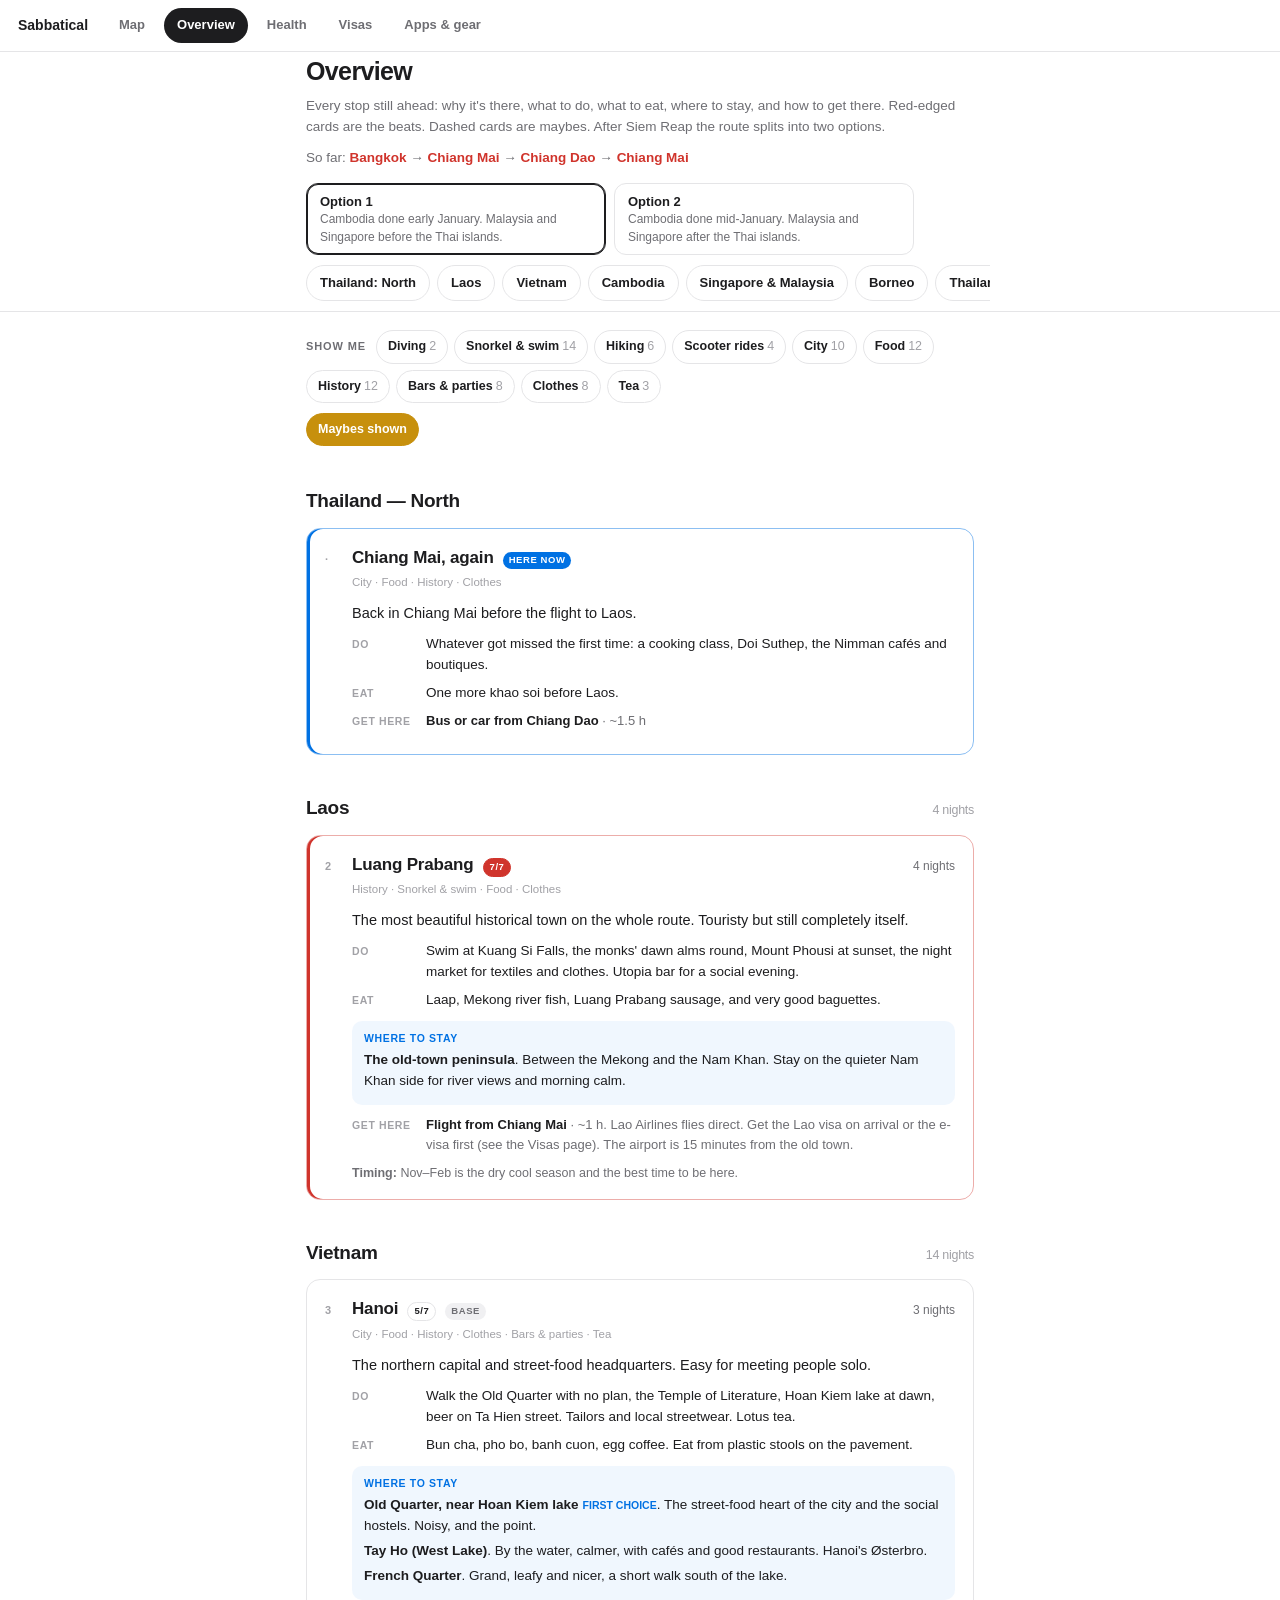
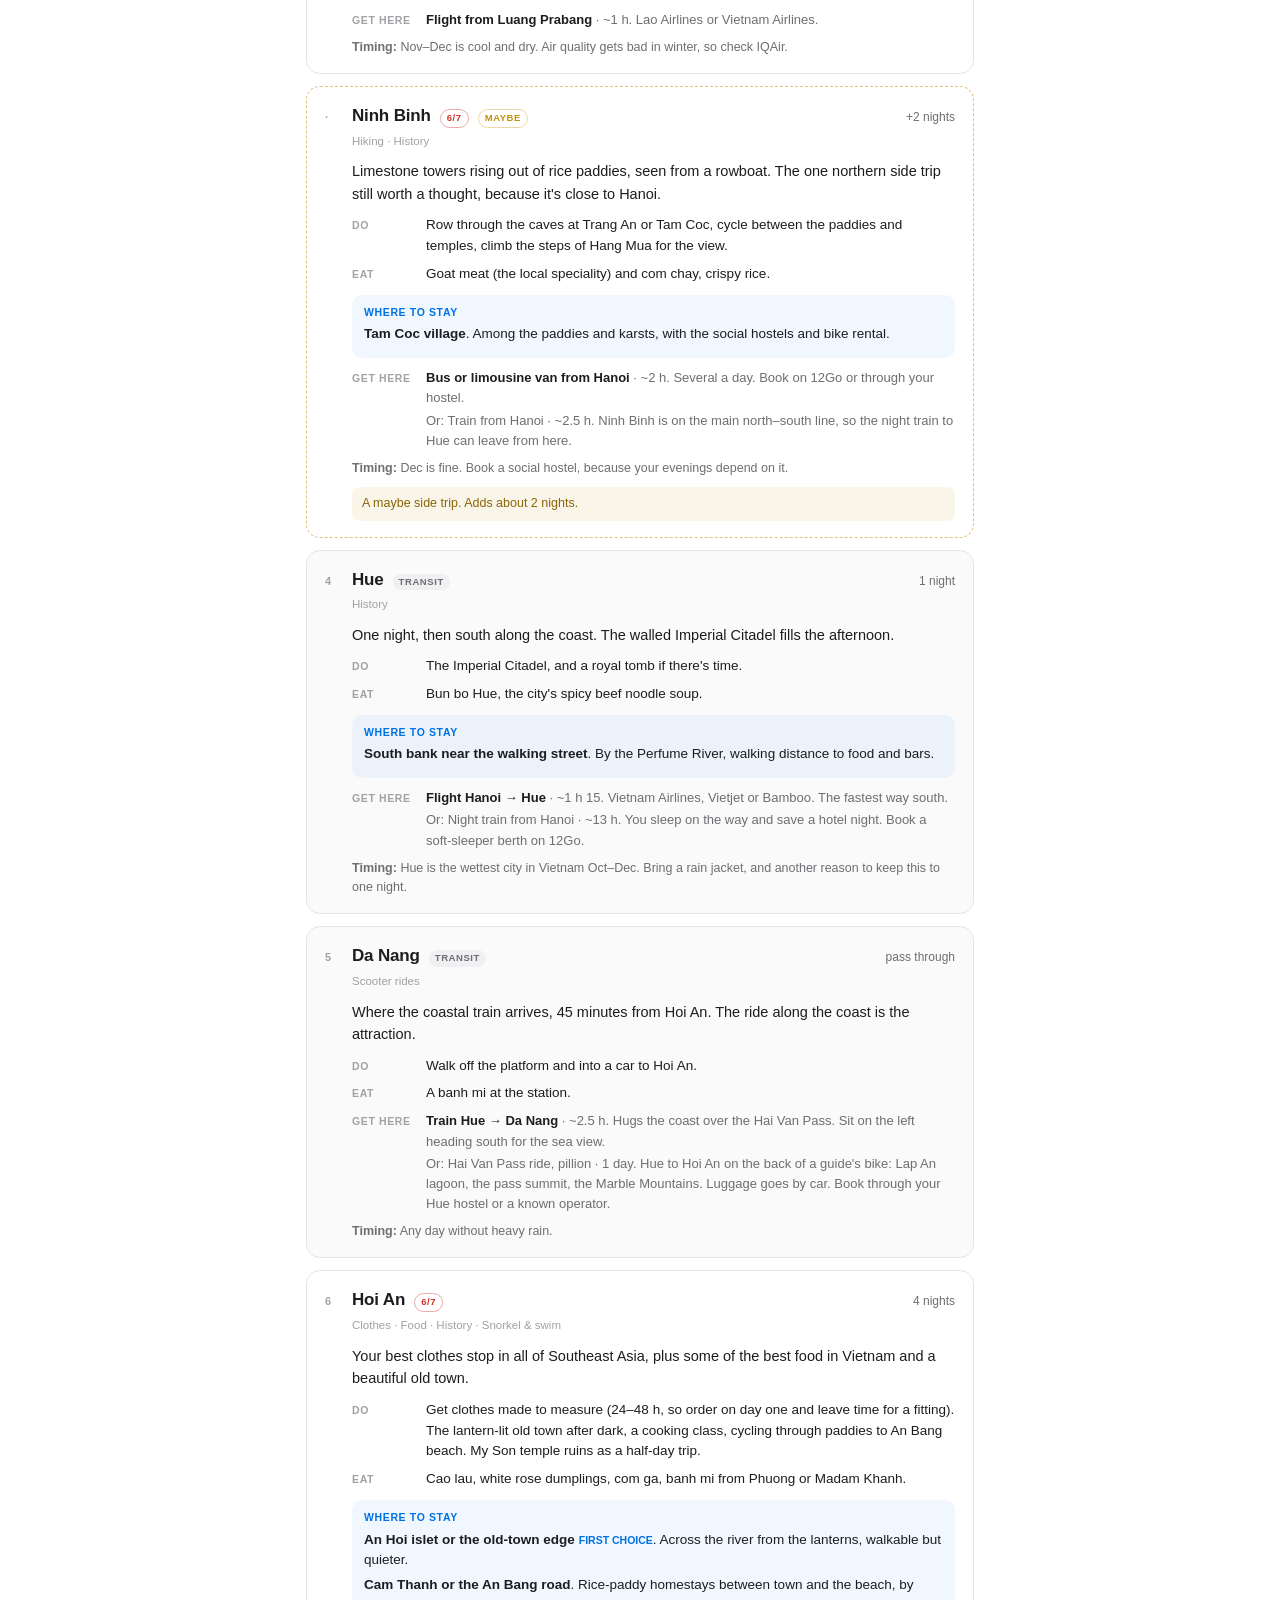
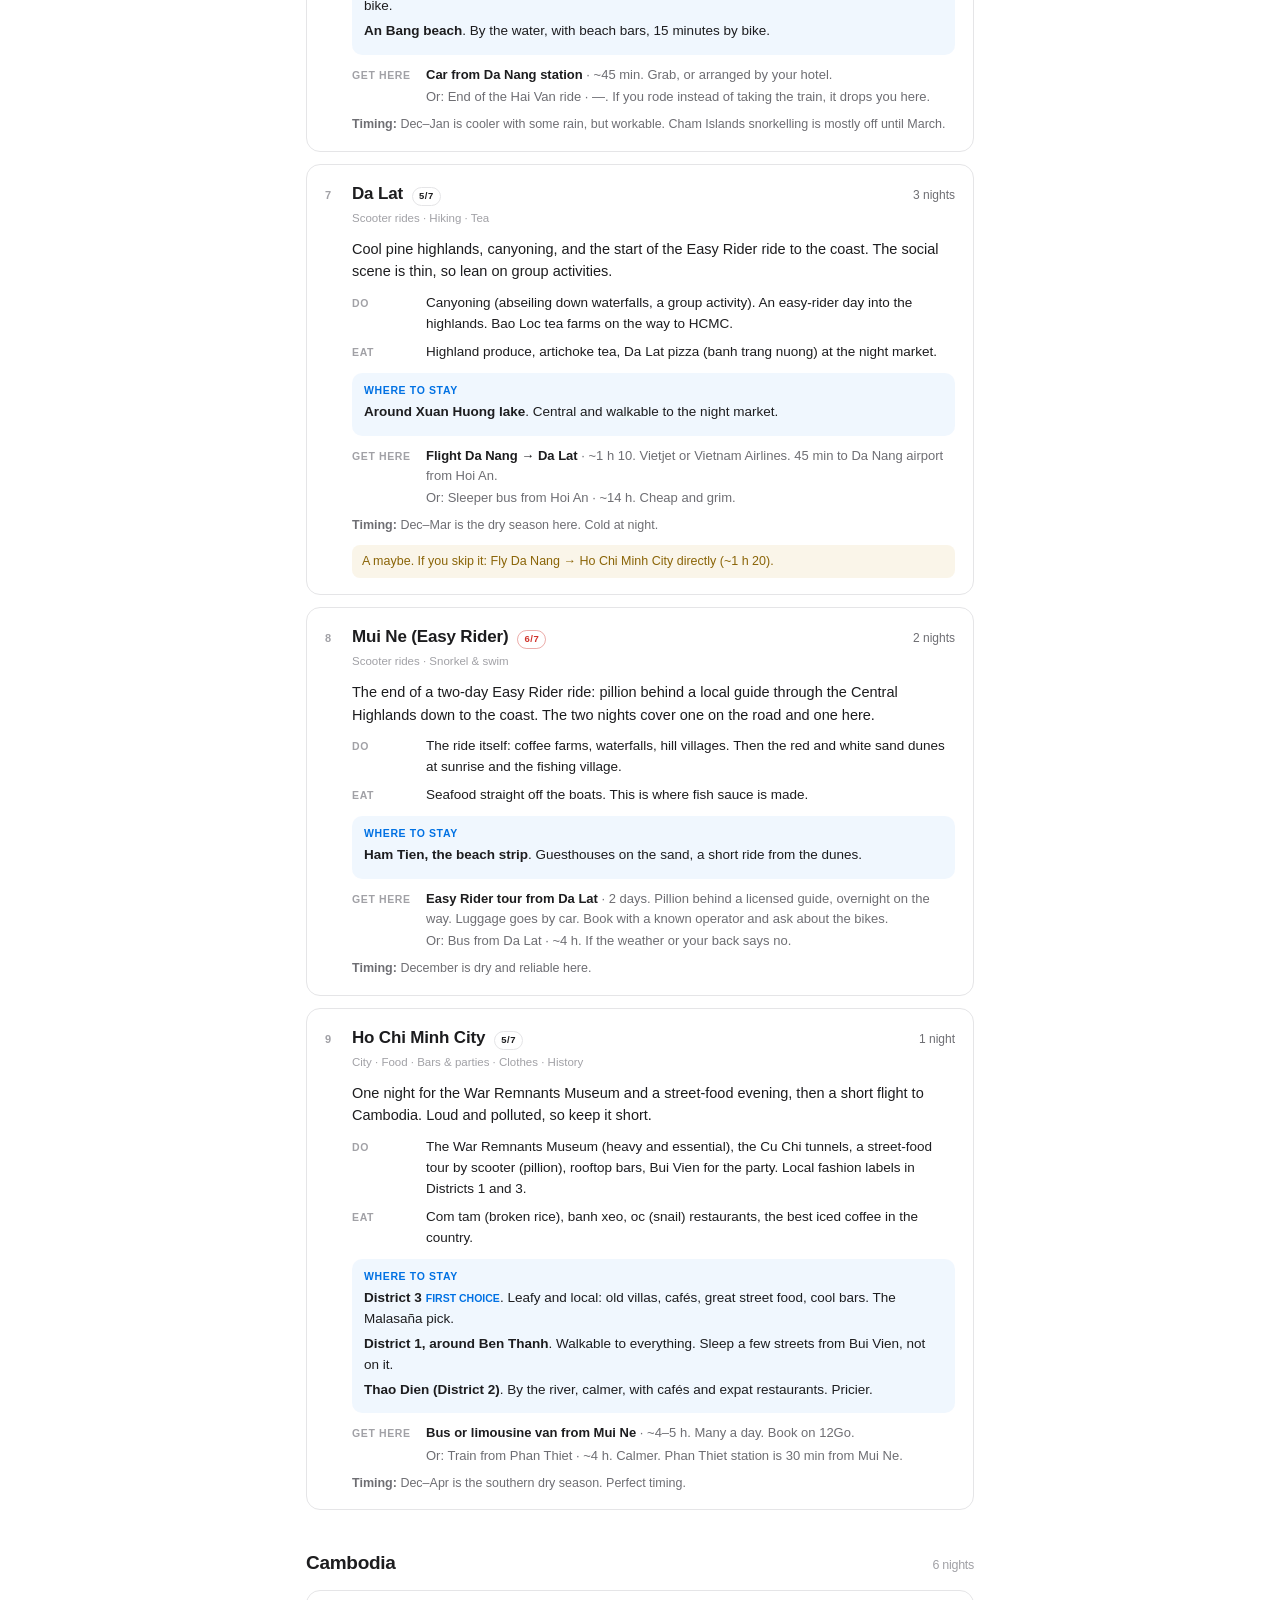
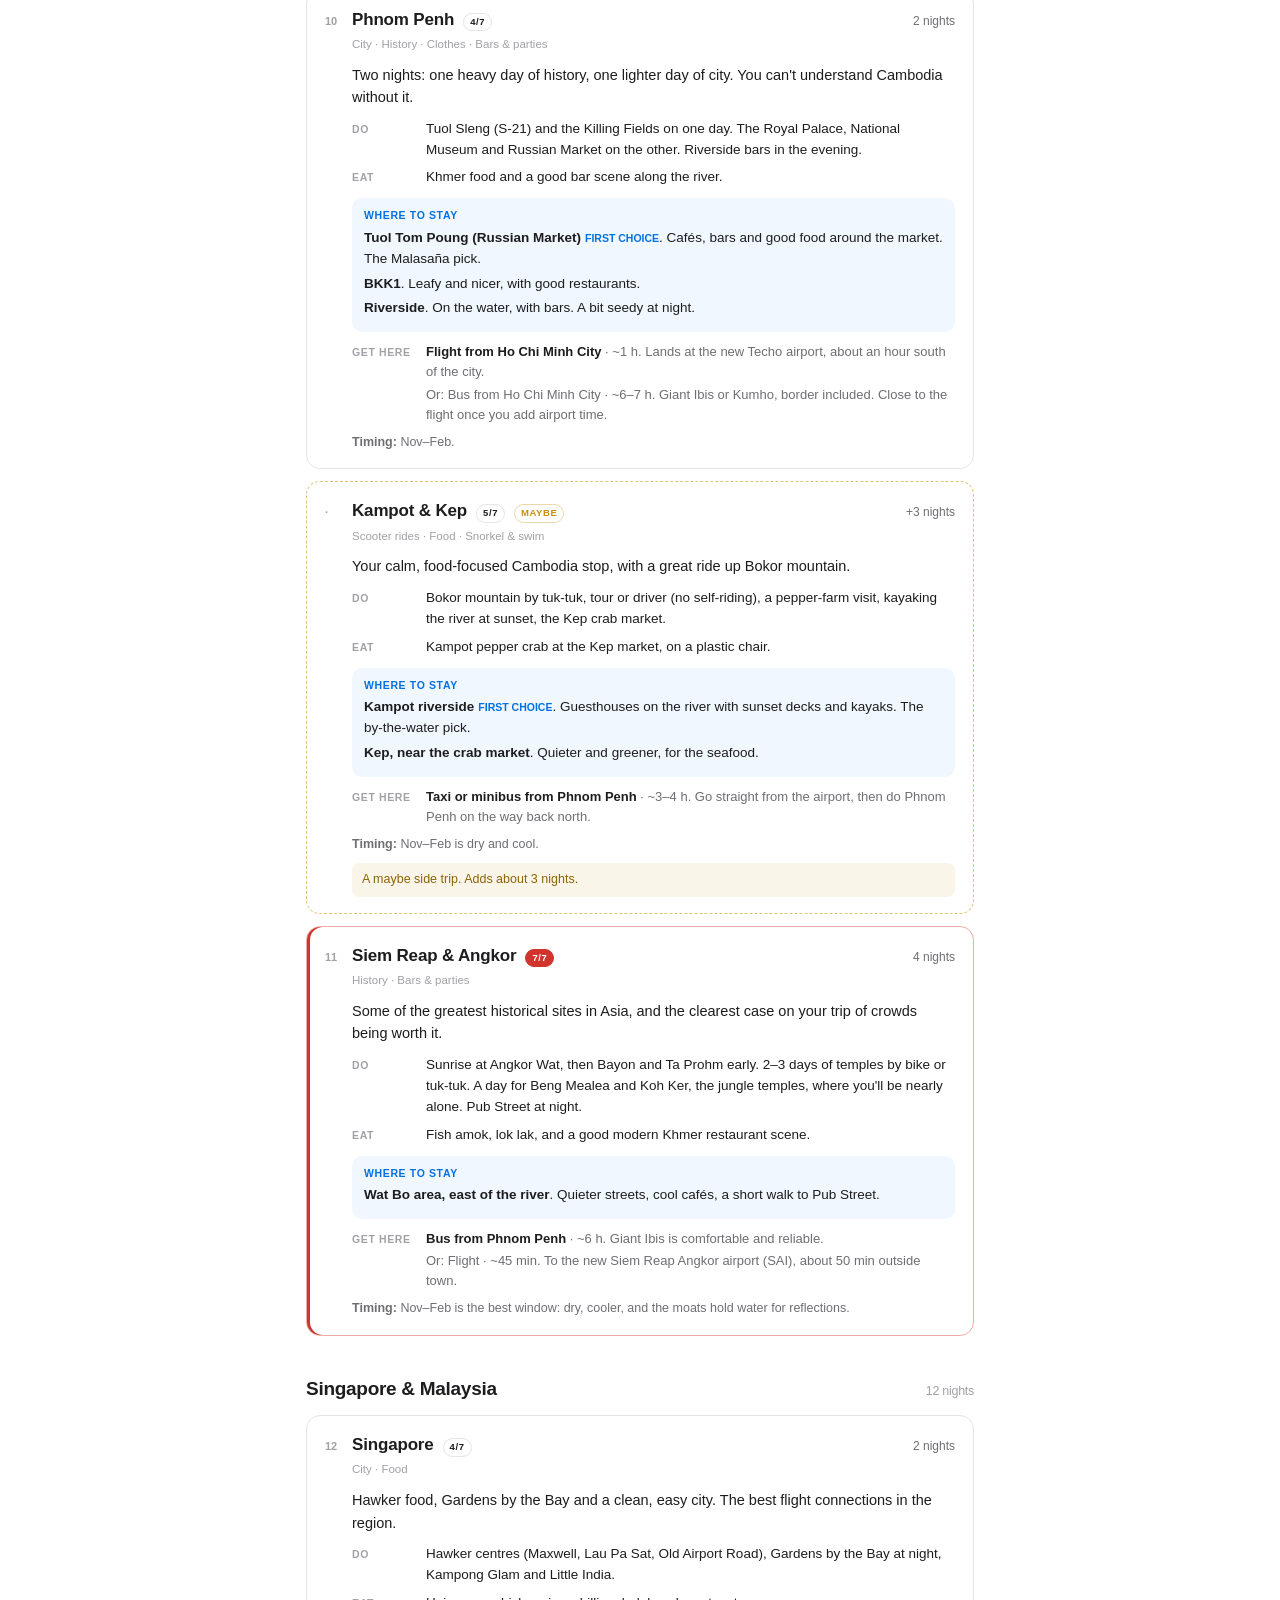
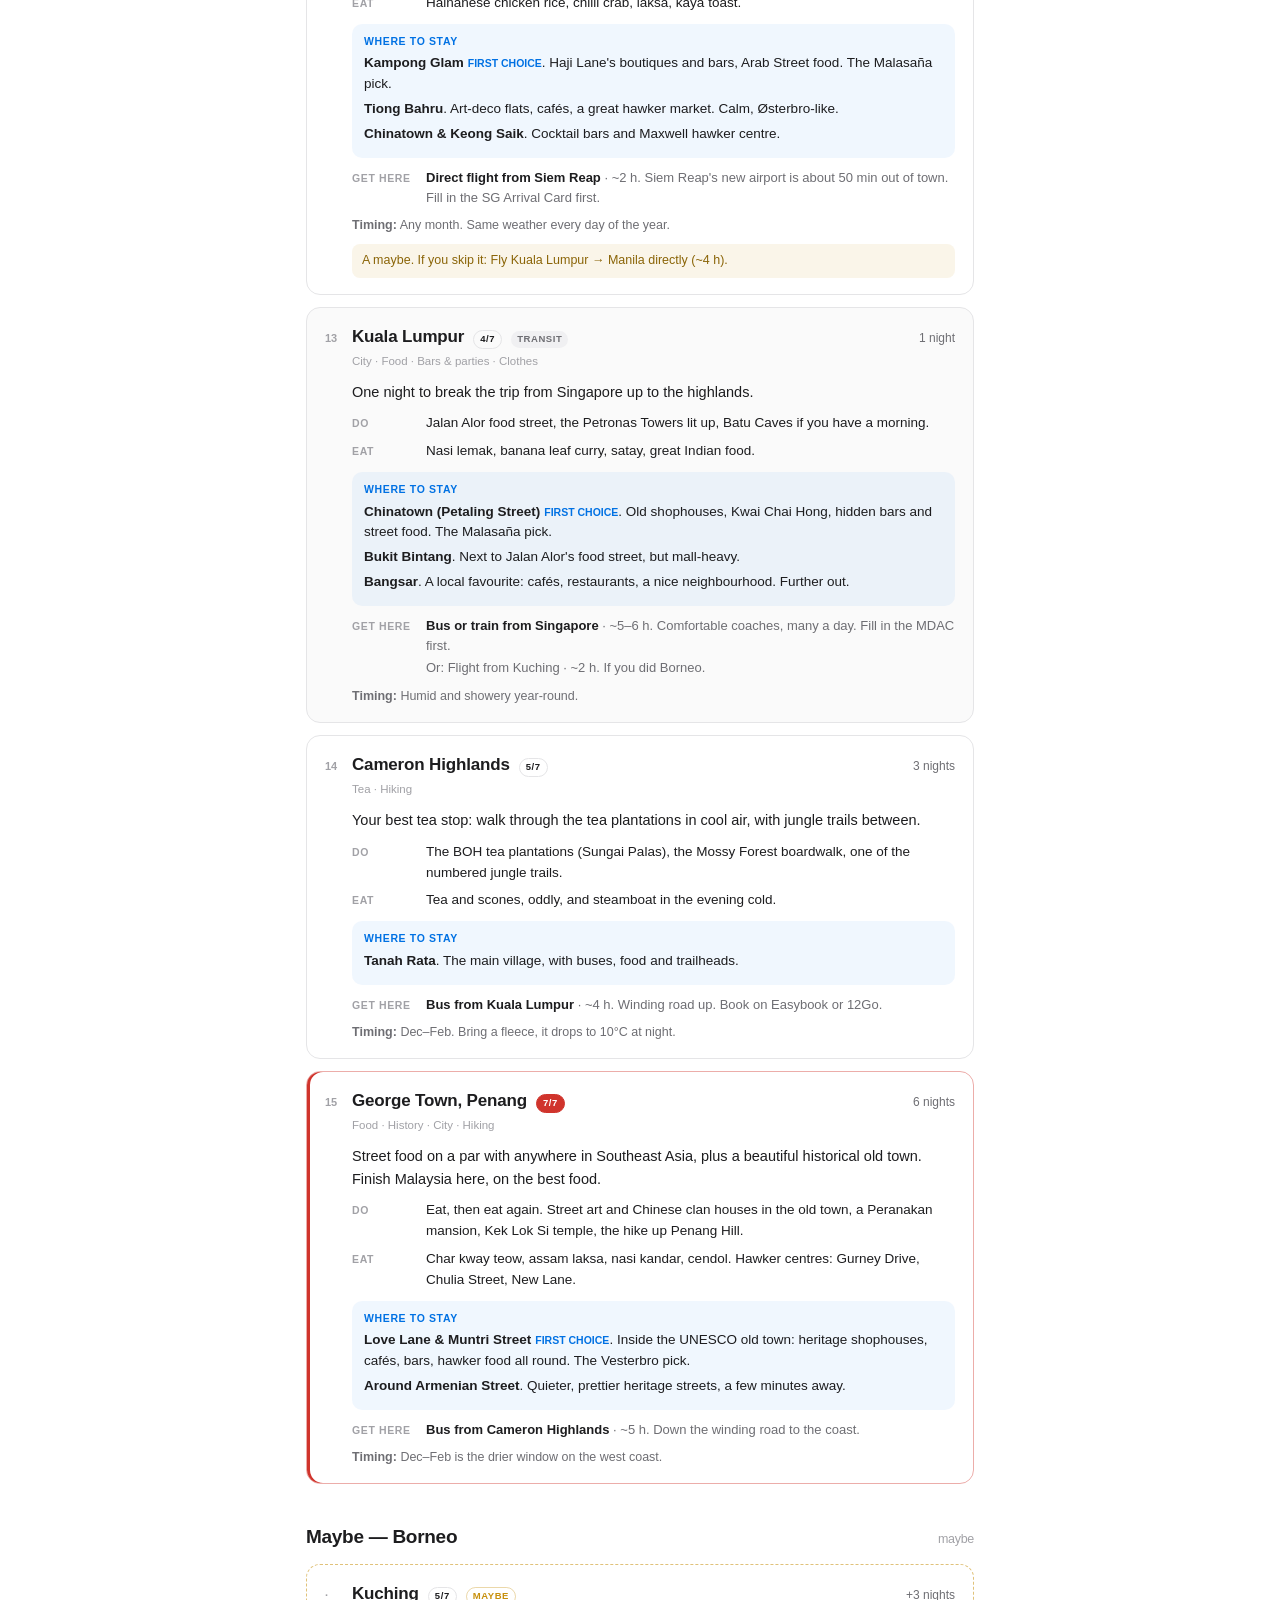
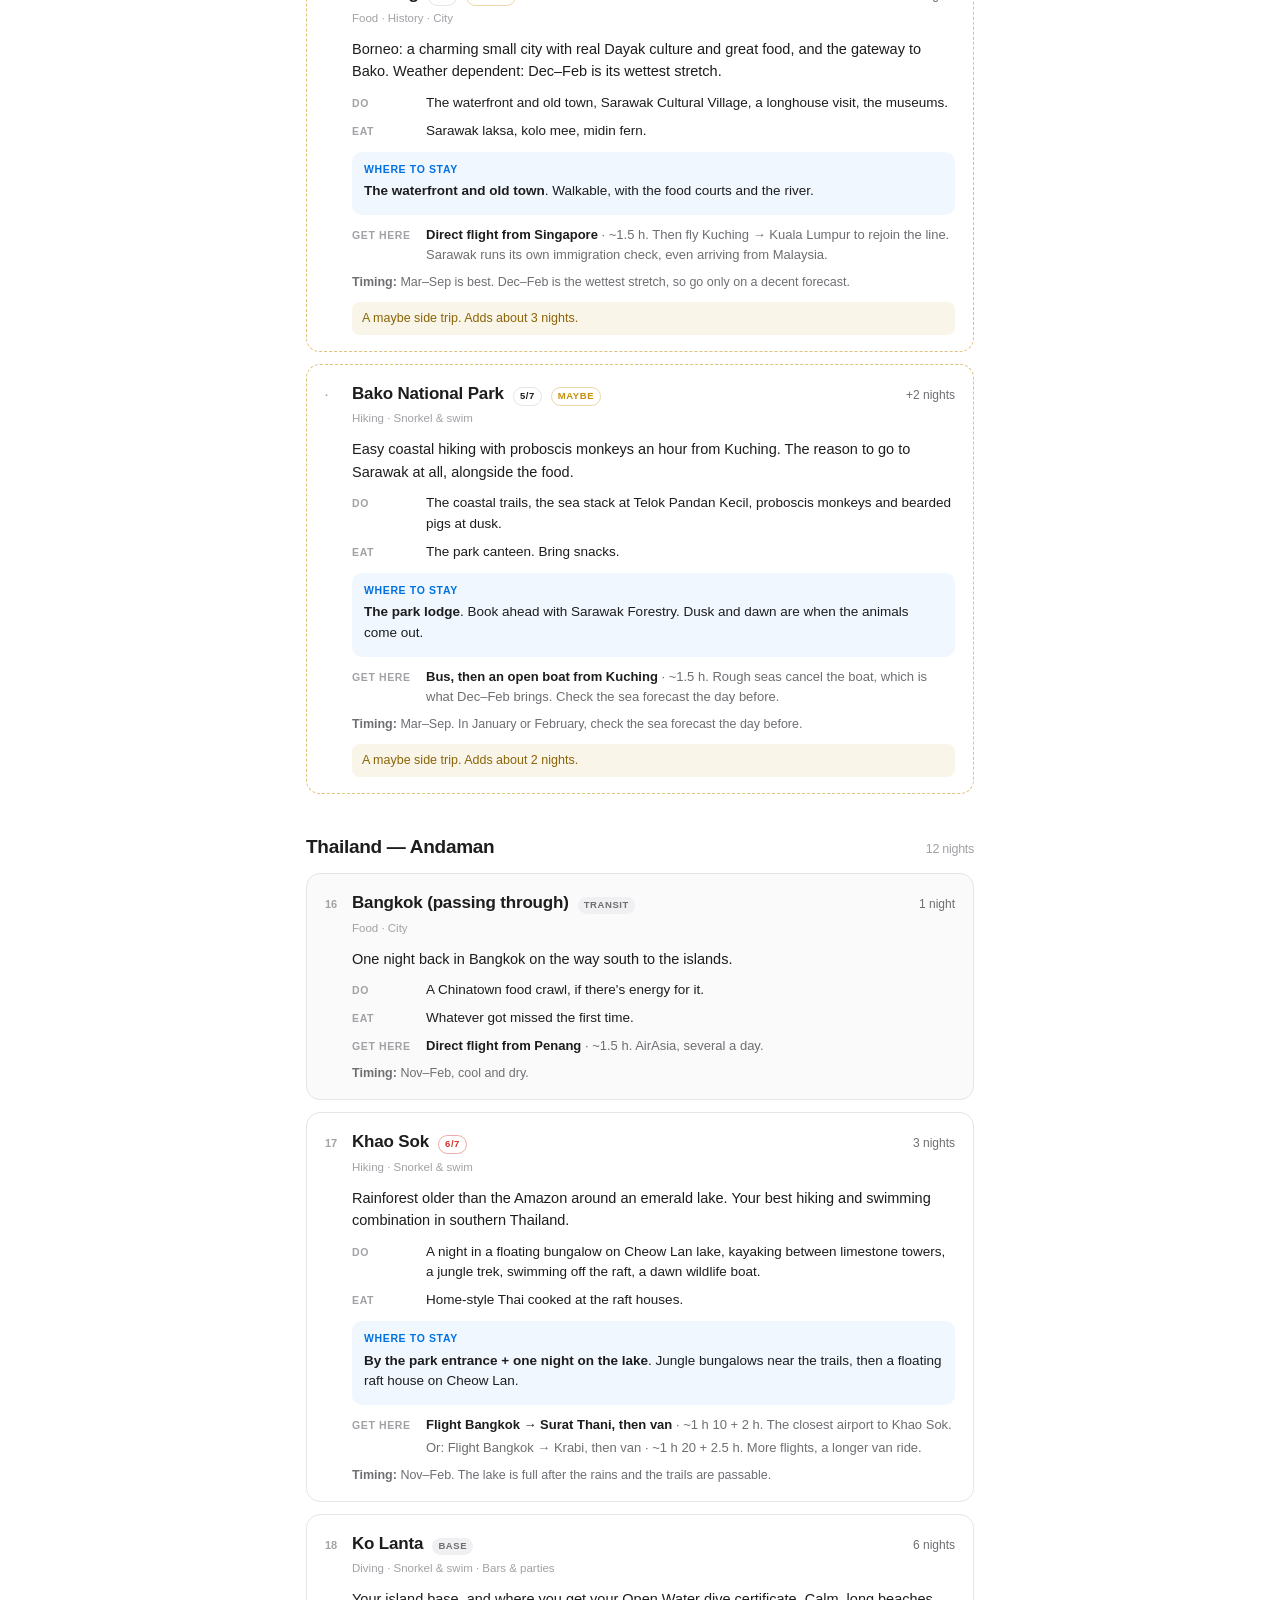
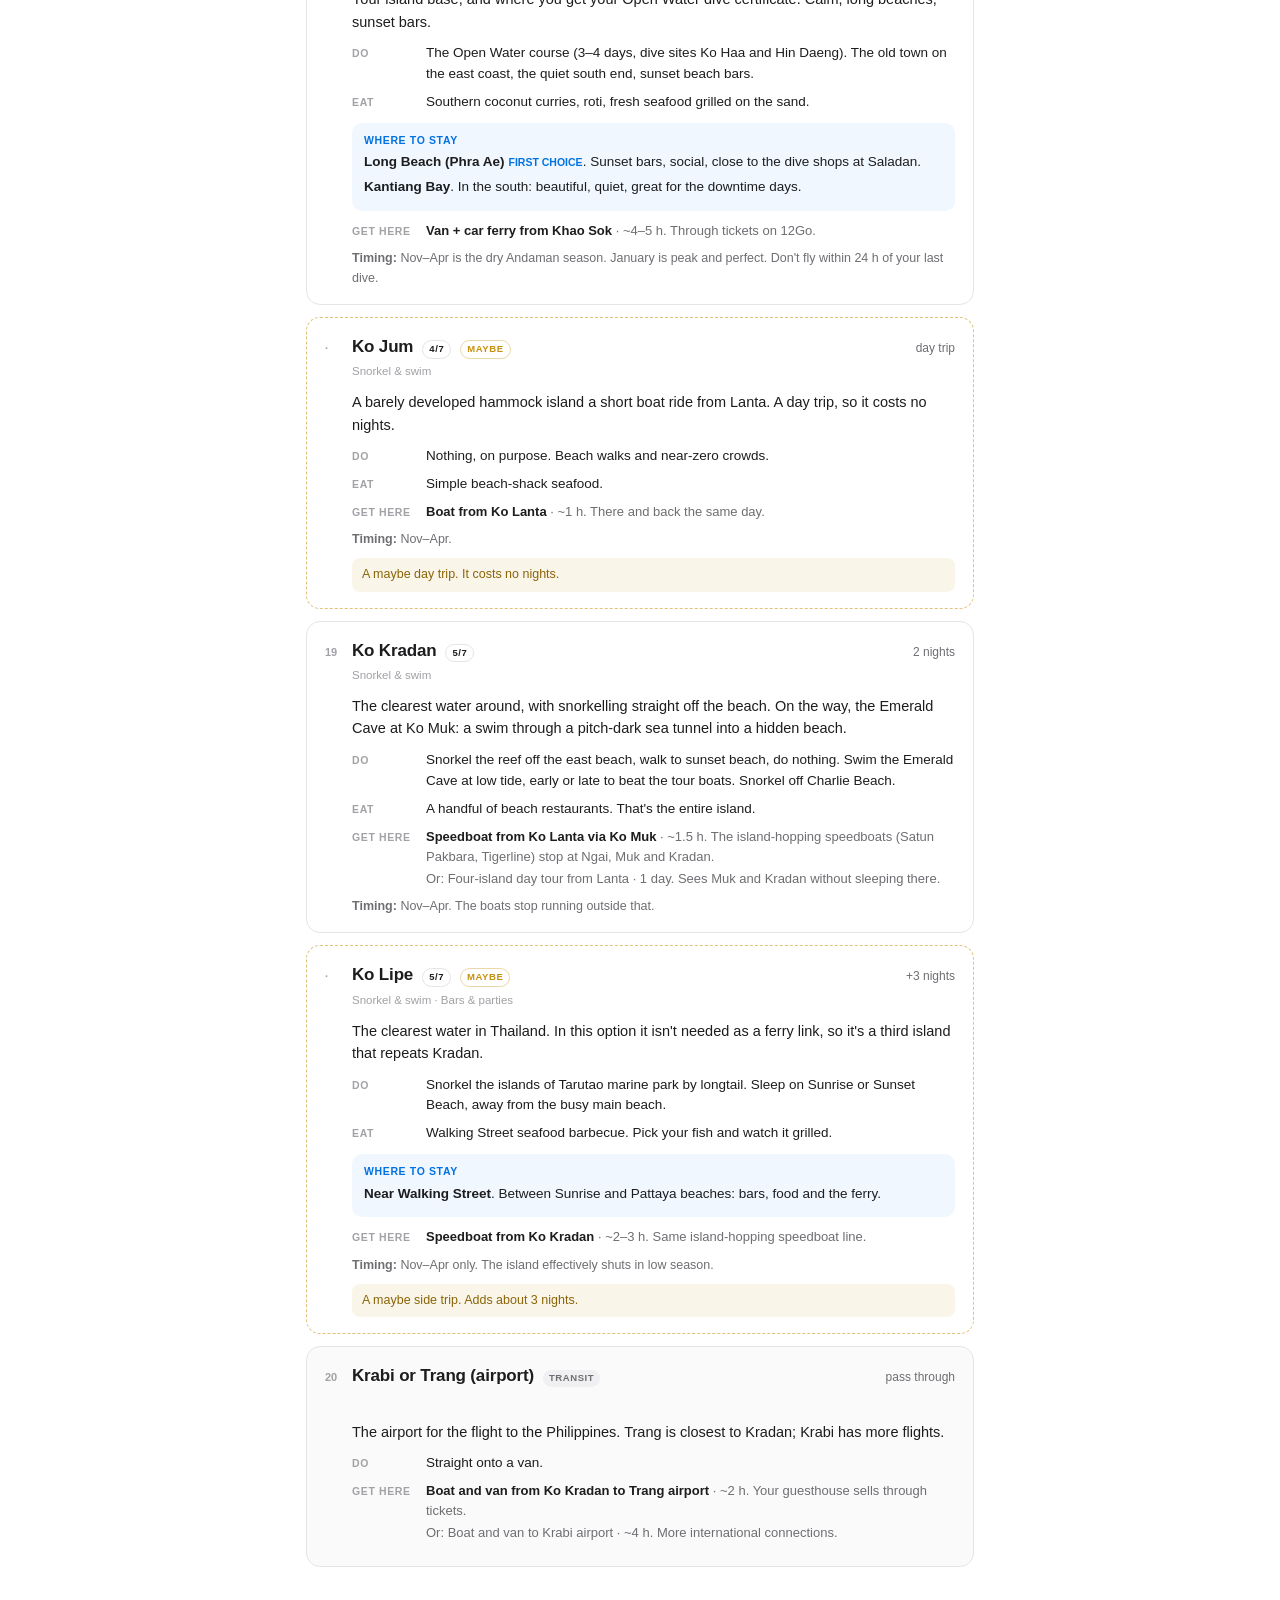
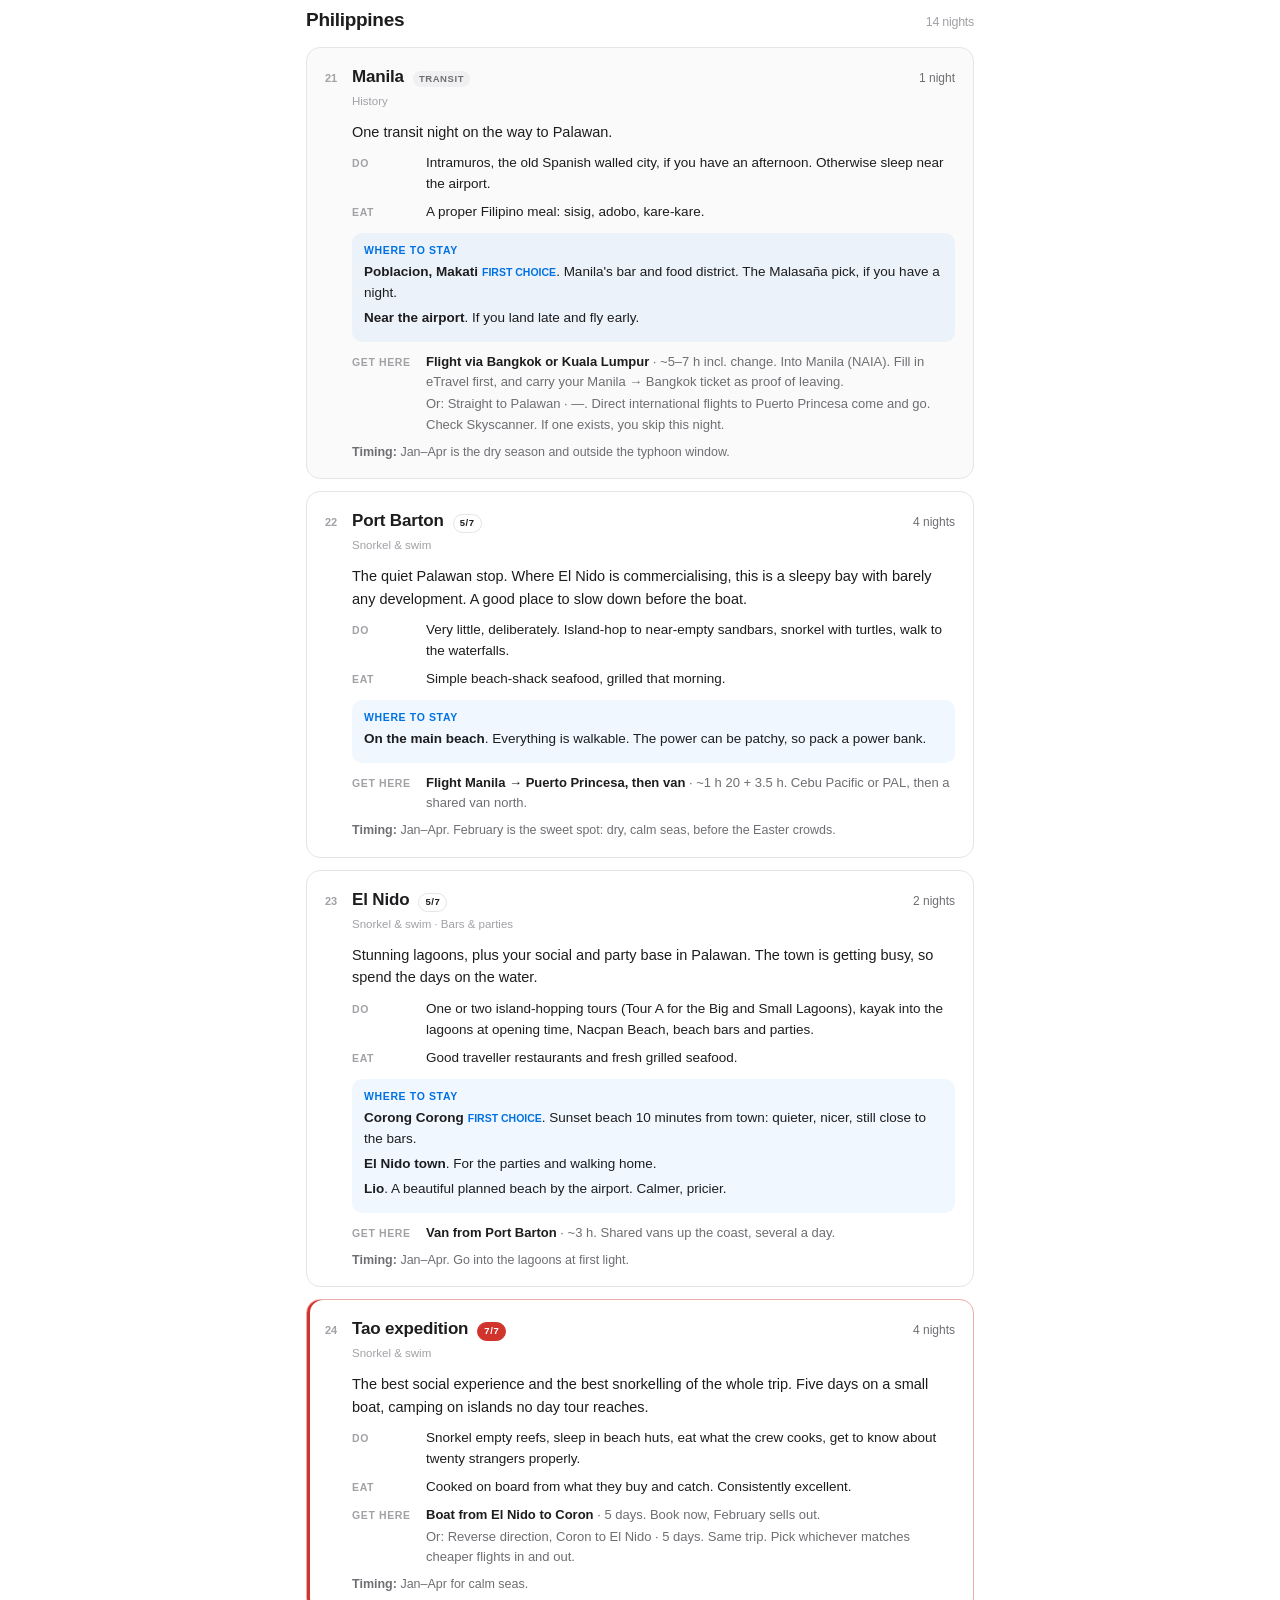
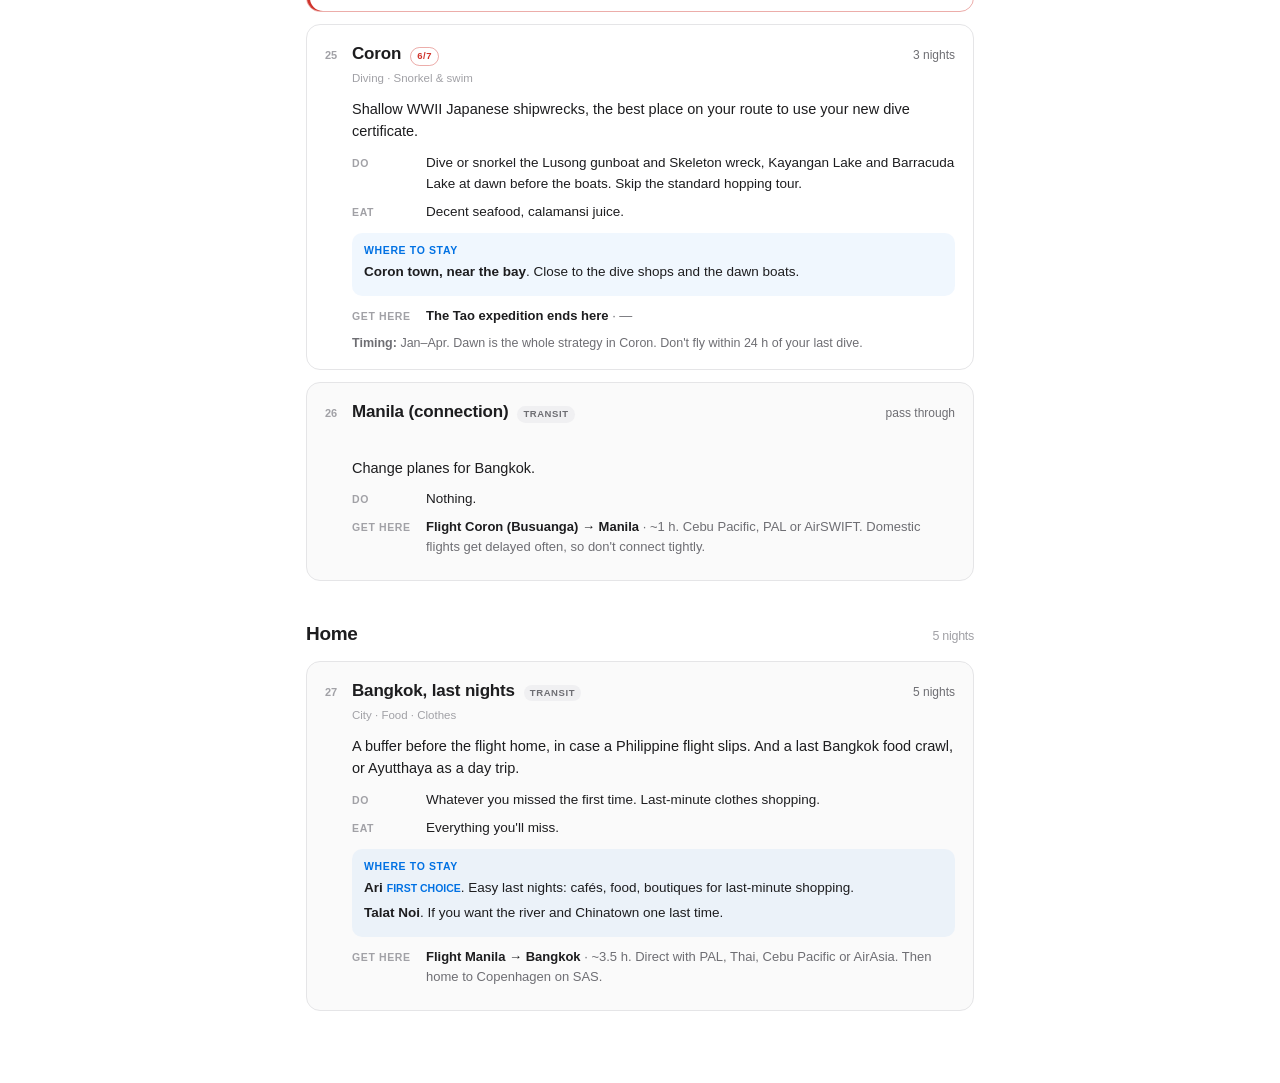
<file: sabbatical/overview.html>
<!DOCTYPE html>
<html lang="en">
<head>
<meta charset="utf-8" />
<meta name="viewport" content="width=device-width, initial-scale=1" />
<title>Overview — Sabbatical</title>
<style>
  :root {
    --text: #1d1d1f; --muted: #6e6e73; --faint: #a1a1a6;
    --line: #e5e5e7; --wash: #fafafa;
    --red: #c8322a; --redwash: #fdf2f1;
    --amber: #b07503; --amberwash: #fdf8ef;
    --blue: #0071e3; --bluewash: #f1f7fe;
    --green: #1d8a45;
  }
  * { box-sizing: border-box; -webkit-text-size-adjust: 100%; }
  body {
    margin: 0; padding: 0 0 60px;
    font-family: -apple-system, BlinkMacSystemFont, "Segoe UI", Roboto, Helvetica, Arial, sans-serif;
    color: var(--text); background: #fff; line-height: 1.55; -webkit-font-smoothing: antialiased;
  }
  .wrap { max-width: 700px; margin: 0 auto; padding: 0 16px; }

  /* Top bar: links between the four pages */
  .topnav { height: 52px; display: flex; align-items: center; gap: 6px; padding: 0 18px;
    border-bottom: 1px solid var(--line); background: #fff; overflow-x: auto; }
  .topnav .brand { font-weight: 650; font-size: 14px; margin-right: 12px; white-space: nowrap; }
  .topnav a { text-decoration: none; color: var(--muted); font-size: 13px; font-weight: 560;
    padding: 7px 13px; border-radius: 999px; white-space: nowrap; }
  .topnav a:hover { background: #f0f0f2; color: var(--text); }
  .topnav a.on { background: var(--text); color: #fff; }

  header { padding: 30px 0 16px; }
  h1 { font-size: 25px; font-weight: 650; letter-spacing: -0.025em; margin: 0 0 5px; }
  .sub { font-size: 13.5px; color: var(--muted); margin: 0; }

  /* Sticky jump links within the page */
  .jump { position: sticky; top: 0; z-index: 10; background: rgba(255,255,255,0.94);
    backdrop-filter: saturate(180%) blur(14px); border-bottom: 1px solid var(--line); padding: 10px 0; }
  .jump .wrap { display: flex; gap: 7px; overflow-x: auto; -webkit-overflow-scrolling: touch; }
  .jump a { flex-shrink: 0; text-decoration: none; color: var(--text); font-size: 13px; font-weight: 560;
    padding: 7px 13px; border: 1px solid var(--line); border-radius: 999px; background: #fff; white-space: nowrap; }

  section { padding: 28px 0 6px; scroll-margin-top: 62px; }
  h2 { font-size: 19px; font-weight: 640; letter-spacing: -0.015em; margin: 0 0 3px;
       display: flex; align-items: baseline; gap: 9px; flex-wrap: wrap; }
  h2 .tag { font-size: 10.5px; font-weight: 700; letter-spacing: 0.07em; text-transform: uppercase; padding: 2px 8px; border-radius: 20px; }
  .tag.mosq { background: var(--bluewash); color: var(--blue); }
  .tag.fever { background: var(--amberwash); color: var(--amber); }
  .tag.bite { background: var(--redwash); color: var(--red); }
  .lede { font-size: 14px; color: var(--muted); margin: 0 0 16px; }

  .card { border: 1px solid var(--line); border-radius: 14px; padding: 16px 18px; margin-bottom: 14px; }
  .card.wash { background: var(--wash); }
  .card h3 { font-size: 14.5px; font-weight: 620; margin: 0 0 9px; }

  .alarm { border: 1.5px solid rgba(200,50,42,0.35); background: var(--redwash); border-radius: 14px; padding: 16px 18px; margin-bottom: 14px; }
  .alarm h3 { font-size: 14px; font-weight: 700; color: var(--red); margin: 0 0 4px; text-transform: uppercase; letter-spacing: 0.04em; }
  .alarm .why { font-size: 13px; color: #8a231d; margin: 0 0 11px; }
  .alarm ul { margin: 0; padding-left: 19px; }
  .alarm li { font-size: 14px; margin-bottom: 5px; font-weight: 500; }

  .warn { border: 1.5px solid rgba(176,117,3,0.3); background: var(--amberwash); border-radius: 14px; padding: 15px 18px; margin-bottom: 14px; }
  .warn h3 { font-size: 14px; font-weight: 700; color: var(--amber); margin: 0 0 5px; }
  .warn p { font-size: 13.5px; margin: 0; color: #7a5202; }

  ol.steps { margin: 0; padding: 0; list-style: none; counter-reset: s; }
  ol.steps li { counter-increment: s; position: relative; padding: 0 0 14px 40px; font-size: 14.5px; }
  ol.steps li:last-child { padding-bottom: 0; }
  ol.steps li::before { content: counter(s); position: absolute; left: 0; top: 0; width: 26px; height: 26px; border-radius: 50%;
    background: var(--text); color: #fff; font-size: 13px; font-weight: 650; display: flex; align-items: center; justify-content: center; }
  ol.steps li .detail { display: block; font-size: 13px; color: var(--muted); margin-top: 3px; }

  ul.plain { margin: 0; padding-left: 19px; }
  ul.plain li { font-size: 14px; margin-bottom: 6px; }

  .yesno { display: flex; gap: 10px; flex-wrap: wrap; margin: 4px 0 0; }
  .pill { font-size: 13.5px; font-weight: 580; padding: 8px 13px; border-radius: 10px; flex: 1; min-width: 150px; }
  .pill.yes { background: rgba(29,138,69,0.09); color: var(--green); }
  .pill.no  { background: var(--redwash); color: var(--red); }

  .table-scroll { overflow-x: auto; }
  table { width: 100%; border-collapse: collapse; margin-top: 6px; }
  th, td { text-align: left; font-size: 13.5px; padding: 9px 10px 9px 0; border-bottom: 1px solid var(--line); vertical-align: top; }
  th { font-size: 10.5px; text-transform: uppercase; letter-spacing: 0.06em; color: var(--faint); font-weight: 650; }
  td.num { font-variant-numeric: tabular-nums; font-weight: 620; white-space: nowrap; }

  .footnote { font-size: 12.5px; color: var(--muted); line-height: 1.55; margin-top: 8px; }
  hr { border: none; border-top: 1px solid var(--line); margin: 30px 0 0; }

  @media print {
    .topnav, .jump { display: none; }
    section { page-break-inside: avoid; padding-top: 16px; }
    .alarm, .warn, .card { break-inside: avoid; }
  }
</style>
<style>
  /* Extra styles for this page */
  .controls { padding: 4px 0 4px; }
  .controls .row { display: flex; flex-wrap: wrap; gap: 6px; align-items: center; margin-bottom: 10px; }
  .controls .flabel { font-size: 11px; text-transform: uppercase; letter-spacing: 0.08em; color: var(--muted); font-weight: 600; margin-right: 4px; }
  .chip { font: inherit; font-size: 12.5px; font-weight: 560; padding: 6px 11px; border-radius: 999px;
    border: 1px solid var(--line); background: #fff; color: var(--text); cursor: pointer; }
  .chip:hover { background: #f0f0f2; }
  .chip.on { background: var(--text); color: #fff; border-color: var(--text); }
  .chip .count { color: var(--faint); font-weight: 500; margin-left: 3px; }
  .chip.on .count { color: rgba(255,255,255,0.6); }
  .chip.maybe-toggle.on { background: #c7900d; border-color: #c7900d; }
  .linkbtn { border: none; background: none; color: var(--blue); font-size: 12.5px; cursor: pointer; }

  .leg { padding: 26px 0 0; scroll-margin-top: 62px; }
  .leg h2 { display: flex; justify-content: space-between; align-items: baseline; }
  .leg h2 .n { font-size: 12.5px; color: var(--faint); font-weight: 500; }

  .spot { border: 1px solid var(--line); border-radius: 14px; padding: 16px 18px; margin: 12px 0; transition: opacity 0.15s; }
  .spot.beat { border-color: rgba(208,52,44,0.4); box-shadow: inset 3px 0 0 #d0342c; }
  .spot.maybe { border-style: dashed; border-color: rgba(199,144,13,0.55); }
  .spot.transit { background: var(--wash); }
  .spot.dimmed { opacity: 0.2; }
  .spot .top { display: flex; align-items: baseline; gap: 9px; flex-wrap: wrap; }
  .spot .idx { font-size: 11px; color: var(--faint); font-weight: 650; min-width: 18px; font-variant-numeric: tabular-nums; }
  .spot .name { font-size: 17px; font-weight: 650; letter-spacing: -0.01em; }
  .spot .nights { margin-left: auto; font-size: 12px; color: var(--muted); white-space: nowrap; }
  .spot .acts { font-size: 11.5px; color: var(--faint); margin: 3px 0 10px 27px; }
  .spot .body { margin-left: 27px; }
  .spot .why { font-size: 14.5px; margin: 0 0 10px; }
  .field { display: grid; grid-template-columns: 64px 1fr; gap: 10px; font-size: 13.5px; margin-bottom: 7px; }
  .field .lab { color: var(--faint); font-weight: 650; font-size: 10.5px; text-transform: uppercase; letter-spacing: 0.06em; padding-top: 2px; }
  .stay { background: rgba(0,113,227,0.06); border-radius: 10px; padding: 9px 12px; margin: 10px 0; }
  .stay .lab { color: var(--blue); font-weight: 700; font-size: 10.5px; text-transform: uppercase; letter-spacing: 0.06em; margin-bottom: 4px; }
  .stay .area { font-size: 13.5px; margin-bottom: 4px; }
  .stay .area b { font-weight: 640; }
  .stay .area .first { color: var(--blue); font-size: 10.5px; font-weight: 700; margin-left: 4px; }
  .getting { font-size: 13px; color: var(--muted); }
  .getting b { color: var(--text); font-weight: 600; }
  .getting .alt { margin-top: 2px; }
  .note-maybe { margin-top: 9px; padding: 7px 10px; background: rgba(199,144,13,0.09); border-radius: 8px; font-size: 12.5px; color: #8a6407; }
  .timing { font-size: 12.5px; color: var(--muted); margin-top: 8px; }

  .tag { font-size: 9.5px; font-weight: 700; letter-spacing: 0.06em; border-radius: 20px; padding: 1px 6px; text-transform: uppercase; white-space: nowrap; }
  .tag.score { color: var(--text); border: 1px solid var(--line); }
  .tag.score.s7 { color: #fff; background: #d0342c; border-color: #d0342c; }
  .tag.score.s6 { color: #d0342c; border-color: rgba(208,52,44,0.4); }
  .tag.role { color: var(--muted); background: #f0f0f2; }
  .tag.maybe { color: #c7900d; border: 1px solid rgba(199,144,13,0.35); }

  @media (max-width: 560px) {
    .spot .body, .spot .acts { margin-left: 0; }
    .field { grid-template-columns: 1fr; gap: 0; }
  }

  /* Option 1 / Option 2 switch */
  .options { display: flex; gap: 8px; flex-wrap: wrap; margin-top: 14px; }
  .options a { text-decoration: none; color: var(--text); border: 1px solid var(--line); border-radius: 12px;
    padding: 9px 13px; font-size: 13px; line-height: 1.35; max-width: 300px; }
  .options a b { display: block; }
  .options a span { color: var(--muted); font-size: 12px; }
  .so-far { margin-top: 10px; }
  .so-far b { color: #d0342c; font-weight: 600; }
  .tag.now { color: #fff; background: var(--blue); }
  .spot.now { border-color: rgba(0,113,227,0.45); box-shadow: inset 3px 0 0 var(--blue); }
  .options a.on { border-color: var(--text); box-shadow: inset 0 0 0 1px var(--text); }
</style>
<script src="route-data.js"></script>
</head>
<body>

<nav class="topnav">
  <span class="brand">Sabbatical</span>
  <a href="index.html">Map</a>
  <a href="overview.html" class="on">Overview</a>
  <a href="health.html">Health</a>
  <a href="visas.html">Visas</a>
  <a href="gear.html">Apps &amp; gear</a>
</nav>

<header class="wrap">
  <h1>Overview</h1>
  <p class="sub">Every stop still ahead: why it's there, what to do, what to eat, where to stay, and how to get there. Red-edged cards are the beats. Dashed cards are maybes. After Siem Reap the route splits into two options.</p>
  <p class="sub so-far" id="so-far"></p>
  <div class="options" id="options">
    <a href="overview.html" data-option="1"><b>Option 1</b><span>Cambodia done early January. Malaysia and Singapore before the Thai islands.</span></a>
    <a href="overview.html?option=2" data-option="2"><b>Option 2</b><span>Cambodia done mid-January. Malaysia and Singapore after the Thai islands.</span></a>
  </div>
</header>

<nav class="jump">
  <div class="wrap" id="jump"></div>
</nav>

<main class="wrap">
  <div class="controls" style="padding-top:18px">
    <div class="row" id="chips"><span class="flabel">Show me</span></div>
    <div class="row">
      <button class="chip maybe-toggle on" id="maybe-toggle">Maybes shown</button>
      <button class="linkbtn" id="clear-filters" hidden>Clear filters</button>
    </div>
  </div>
  <div id="list"></div>
  <noscript>This page needs JavaScript turned on to show the stops.</noscript>
</main>

<script>
/* Builds the overview from the stop list in route-data.js, for the option in the page address. */

// Highlight the option being shown.
if (typeof ROUTE_OPTION !== "undefined") {
  document.querySelectorAll("#options a").forEach(link => {
    link.classList.toggle("on", Number(link.dataset.option) === ROUTE_OPTION);
  });
}

const listEl = document.getElementById("list");

if (typeof journey === "undefined") {
  listEl.innerHTML = `<p class="lede">The stop list couldn't load. Make sure route-data.js sits next to this page, then reload.</p>`;
} else {
  buildPage();
}

function buildPage() {
  const nightsOf = s => s.nights + (s.overnightTravel || 0);
  const scoreTag = s => s.score ? `<span class="tag score s${s.score}">${s.score}/7</span>` : "";
  const roleTag  = s => s.role ? `<span class="tag role">${s.role}</span>` : "";
  const maybeTag = s => s.maybe ? `<span class="tag maybe">maybe</span>` : "";
  const legId = leg => "leg-" + leg.toLowerCase().replace(/[^a-z]+/g, "-");

  /* ---------- Where I've been: one line, no cards ---------- */
  const been = journey.filter(s => s.status === "done" || s.status === "now");
  document.getElementById("so-far").innerHTML = been.length
    ? "So far: " + been.map(s => `<b>${s.name.replace(", again", "")}</b>`).join(" → ")
    : "";

  // Only stops still ahead get a card. The stop I'm at stays, marked "here now".
  const ahead = journey.filter(s => s.status !== "done");

  /* ---------- The cards, grouped by leg ---------- */
  const legs = [...new Set(ahead.map(s => s.leg))];
  let html = "", order = 0;

  legs.forEach(leg => {
    const stops = ahead.filter(s => s.leg === leg);
    const isMaybeLeg = stops.every(s => s.maybe);
    const legNights = stops.filter(s => !s.maybe && s.status !== "now").reduce((sum, s) => sum + nightsOf(s), 0);
    html += `<section class="leg ${isMaybeLeg ? "maybe-leg" : ""}" id="${legId(leg)}">
      <h2>${leg} <span class="n">${isMaybeLeg ? "maybe" : legNights ? legNights + " nights" : ""}</span></h2>`;

    stops.forEach(s => {
      if (!s.maybe) order++;
      const pick = s.travel.find(t => t.pick) || s.travel[0];
      const others = s.travel.filter(t => t !== pick);
      const kind = s.status === "now" ? "now" : s.maybe ? "maybe" : s.score === 7 ? "beat" : (s.role === "transit" ? "transit" : "");
      html += `
      <article class="spot ${kind}" data-id="${s.id}" data-maybe="${s.maybe ? 1 : 0}">
        <div class="top">
          <span class="idx">${s.maybe || s.status === "now" ? "·" : order}</span>
          <span class="name">${s.name}</span>
          ${s.status === "now" ? `<span class="tag now">here now</span>` : scoreTag(s) + " " + roleTag(s) + " " + maybeTag(s)}
          <span class="nights">${s.status === "now" ? "" : s.spurFrom ? (s.cost === 0 ? "day trip" : "+" + s.cost + " nights") : s.nights === 0 ? "pass through" : s.nights + (s.nights === 1 ? " night" : " nights")}</span>
        </div>
        <div class="acts">${s.tags.map(t => ACTIVITIES[t]).join(" · ") || "&nbsp;"}</div>
        <div class="body">
          <p class="why">${s.why}</p>
          <div class="field"><span class="lab">Do</span><span>${s.do}</span></div>
          ${s.food && s.food !== "—" ? `<div class="field"><span class="lab">Eat</span><span>${s.food}</span></div>` : ""}
          ${s.stay ? `<div class="stay"><div class="lab">Where to stay</div>
            ${s.stay.map(a => `<div class="area"><b>${a.area}</b>${a.pick && s.stay.length > 1 ? `<span class="first">FIRST CHOICE</span>` : ""}. ${a.note}</div>`).join("")}
          </div>` : ""}
          <div class="field"><span class="lab">Get here</span><span class="getting">
            <b>${pick.how}</b> · ${pick.time}${pick.note ? ". " + pick.note : ""}
            ${others.map(t => `<div class="alt">Or: ${t.how} · ${t.time}${t.note ? ". " + t.note : ""}</div>`).join("")}
          </span></div>
          ${s.months && s.months !== "—" ? `<div class="timing"><b>Timing:</b> ${s.months}</div>` : ""}
          ${s.skip ? `<div class="note-maybe">A maybe. If you skip it: ${s.skip}</div>` : ""}
          ${s.spurFrom ? `<div class="note-maybe">${s.cost === 0 ? "A maybe day trip. It costs no nights." : "A maybe side trip. Adds about " + s.cost + " nights."}</div>` : ""}
        </div>
      </article>`;
    });
    html += `</section>`;
  });
  listEl.innerHTML = html;

  /* ---------- Jump links to each leg ---------- */
  document.getElementById("jump").innerHTML = legs
    .map(leg => `<a href="#${legId(leg)}">${leg.replace("Thailand — ", "Thailand: ").replace("Maybe — ", "")}</a>`).join("");

  /* ---------- "Show me" activity filters ---------- */
  const activeFilters = new Set();
  let showMaybes = true;
  const chipsEl = document.getElementById("chips");
  const clearBtn = document.getElementById("clear-filters");
  const maybeBtn = document.getElementById("maybe-toggle");

  chipsEl.insertAdjacentHTML("beforeend", Object.entries(ACTIVITIES).map(([key, label]) => {
    const count = ahead.filter(s => s.tags.includes(key)).length;
    return `<button class="chip" data-key="${key}">${label}<span class="count">${count}</span></button>`;
  }).join(""));

  function apply() {
    ahead.forEach(s => {
      const card = listEl.querySelector(`.spot[data-id="${s.id}"]`);
      const matches = activeFilters.size === 0 || s.tags.some(t => activeFilters.has(t));
      card.classList.toggle("dimmed", !matches);
      card.style.display = (!showMaybes && s.maybe) ? "none" : "";
    });
    listEl.querySelectorAll(".leg.maybe-leg").forEach(sec => { sec.style.display = showMaybes ? "" : "none"; });
    chipsEl.querySelectorAll(".chip").forEach(c => c.classList.toggle("on", activeFilters.has(c.dataset.key)));
    clearBtn.hidden = activeFilters.size === 0;
    maybeBtn.classList.toggle("on", showMaybes);
    maybeBtn.textContent = showMaybes ? "Maybes shown" : "Maybes hidden";
  }

  chipsEl.querySelectorAll(".chip").forEach(chip => chip.addEventListener("click", () => {
    const key = chip.dataset.key;
    activeFilters.has(key) ? activeFilters.delete(key) : activeFilters.add(key);
    apply();
  }));
  clearBtn.addEventListener("click", () => { activeFilters.clear(); apply(); });
  maybeBtn.addEventListener("click", () => { showMaybes = !showMaybes; apply(); });
}
</script>
</body>
</html>
</file>
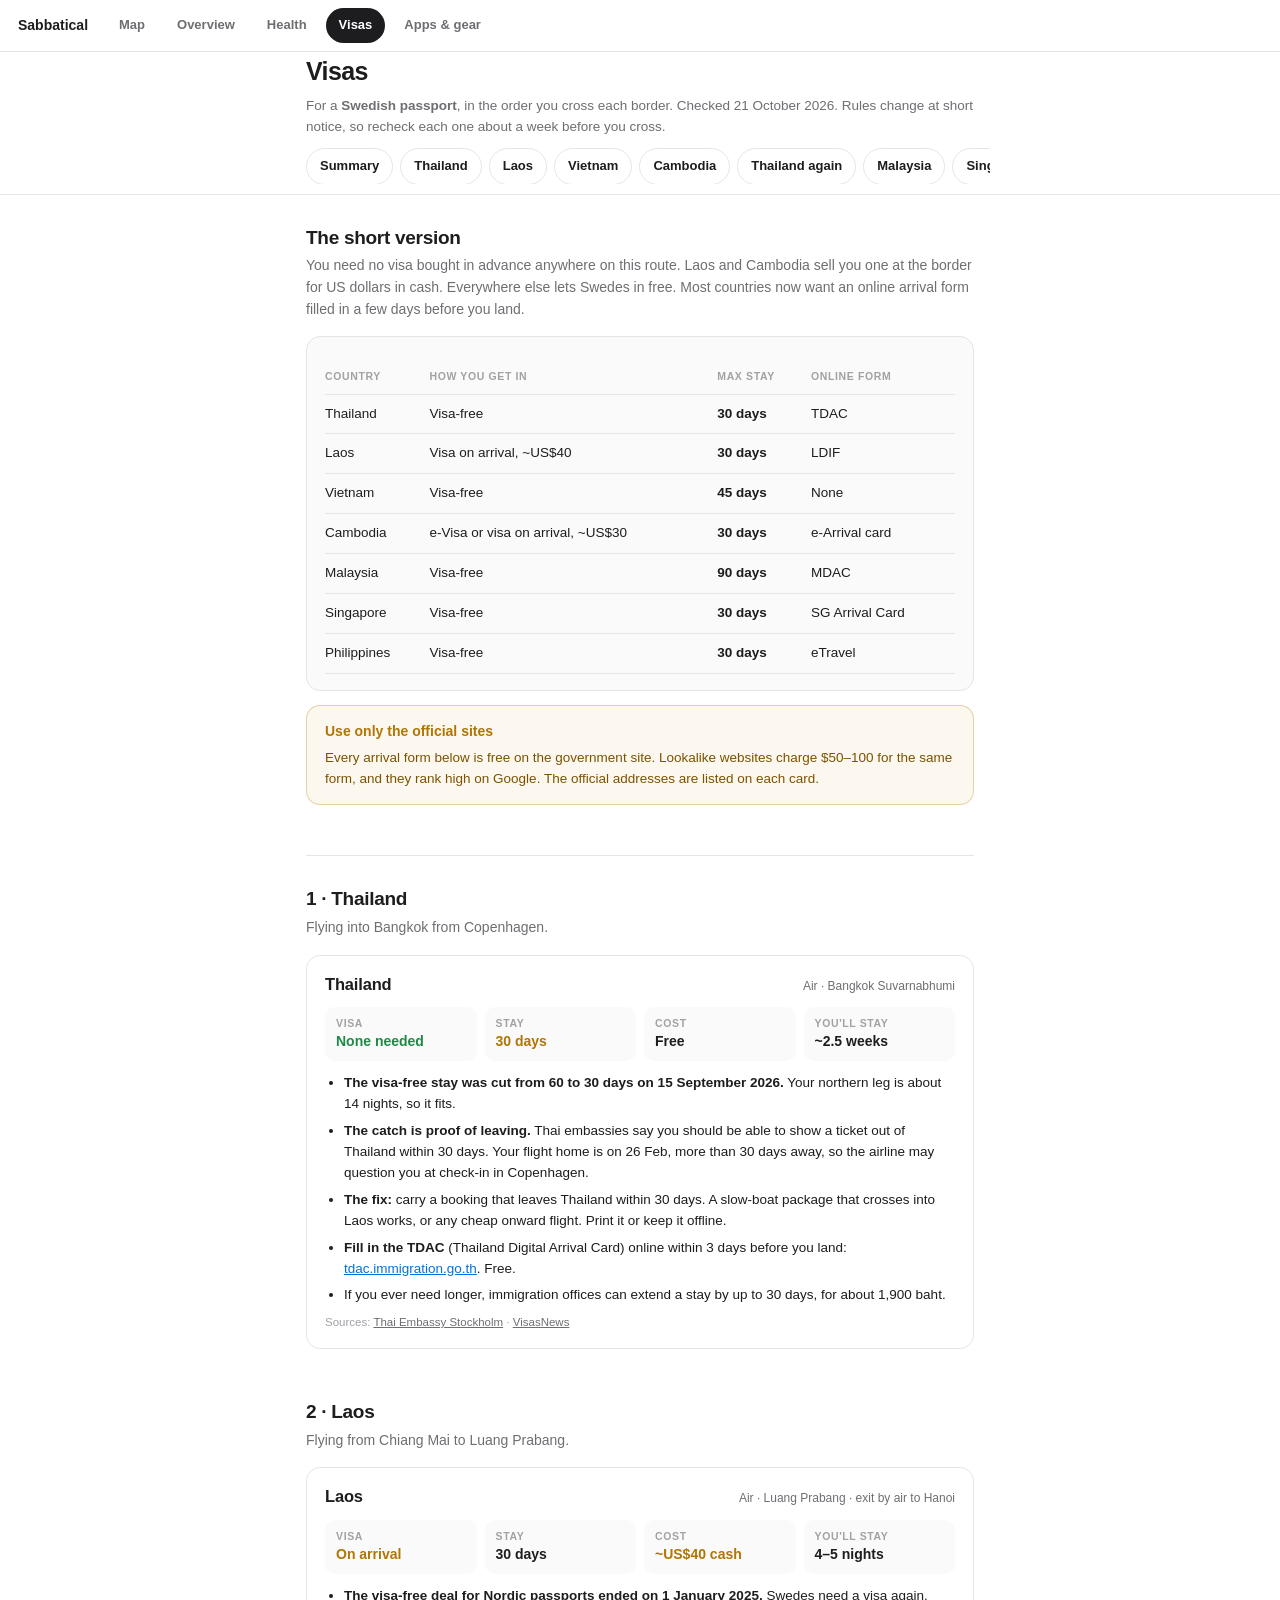
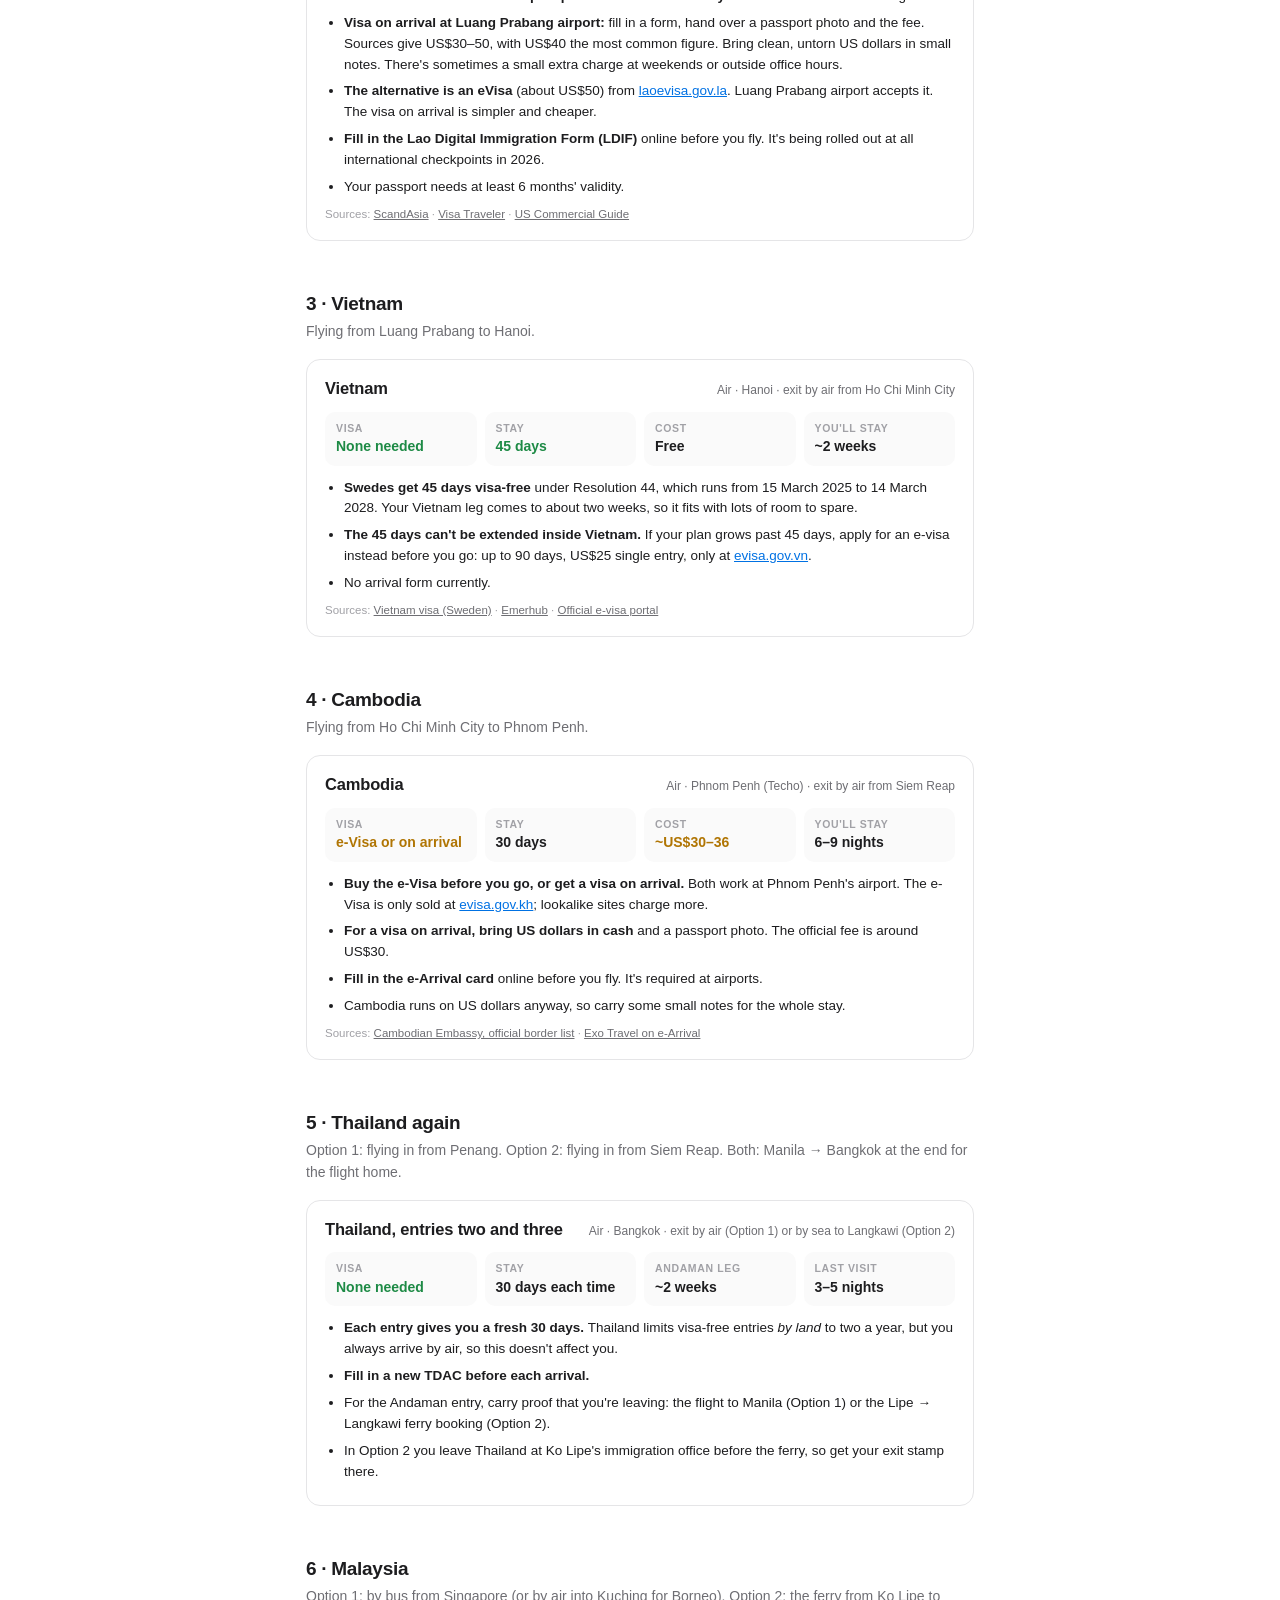
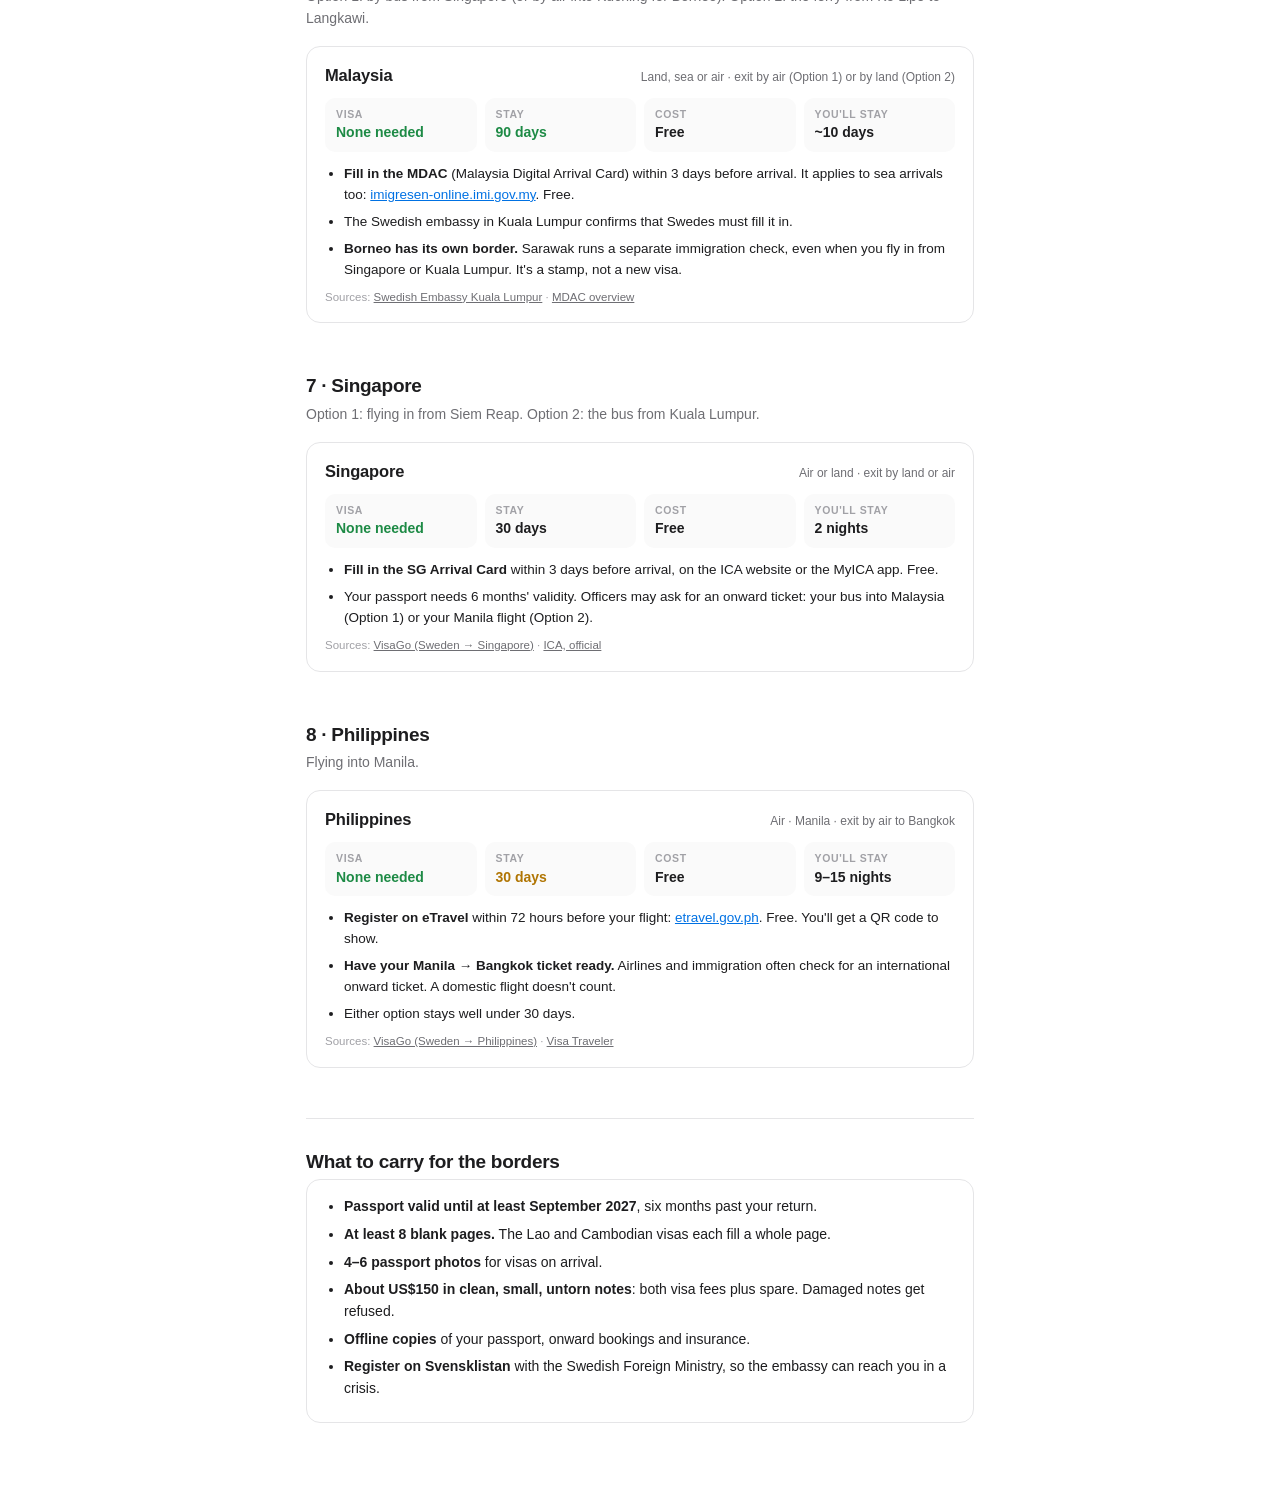
<file: sabbatical/visas.html>
<!DOCTYPE html>
<html lang="en">
<head>
<meta charset="utf-8" />
<meta name="viewport" content="width=device-width, initial-scale=1" />
<title>Visas — Sabbatical</title>
<style>
  :root {
    --text: #1d1d1f; --muted: #6e6e73; --faint: #a1a1a6;
    --line: #e5e5e7; --wash: #fafafa;
    --red: #c8322a; --redwash: #fdf2f1;
    --amber: #b07503; --amberwash: #fdf8ef;
    --blue: #0071e3; --bluewash: #f1f7fe;
    --green: #1d8a45;
  }
  * { box-sizing: border-box; -webkit-text-size-adjust: 100%; }
  body {
    margin: 0; padding: 0 0 60px;
    font-family: -apple-system, BlinkMacSystemFont, "Segoe UI", Roboto, Helvetica, Arial, sans-serif;
    color: var(--text); background: #fff; line-height: 1.55; -webkit-font-smoothing: antialiased;
  }
  .wrap { max-width: 700px; margin: 0 auto; padding: 0 16px; }

  /* Top bar: links between the four pages */
  .topnav { height: 52px; display: flex; align-items: center; gap: 6px; padding: 0 18px;
    border-bottom: 1px solid var(--line); background: #fff; overflow-x: auto; }
  .topnav .brand { font-weight: 650; font-size: 14px; margin-right: 12px; white-space: nowrap; }
  .topnav a { text-decoration: none; color: var(--muted); font-size: 13px; font-weight: 560;
    padding: 7px 13px; border-radius: 999px; white-space: nowrap; }
  .topnav a:hover { background: #f0f0f2; color: var(--text); }
  .topnav a.on { background: var(--text); color: #fff; }

  header { padding: 30px 0 16px; }
  h1 { font-size: 25px; font-weight: 650; letter-spacing: -0.025em; margin: 0 0 5px; }
  .sub { font-size: 13.5px; color: var(--muted); margin: 0; }

  /* Sticky jump links within the page */
  .jump { position: sticky; top: 0; z-index: 10; background: rgba(255,255,255,0.94);
    backdrop-filter: saturate(180%) blur(14px); border-bottom: 1px solid var(--line); padding: 10px 0; }
  .jump .wrap { display: flex; gap: 7px; overflow-x: auto; -webkit-overflow-scrolling: touch; }
  .jump a { flex-shrink: 0; text-decoration: none; color: var(--text); font-size: 13px; font-weight: 560;
    padding: 7px 13px; border: 1px solid var(--line); border-radius: 999px; background: #fff; white-space: nowrap; }

  section { padding: 28px 0 6px; scroll-margin-top: 62px; }
  h2 { font-size: 19px; font-weight: 640; letter-spacing: -0.015em; margin: 0 0 3px;
       display: flex; align-items: baseline; gap: 9px; flex-wrap: wrap; }
  h2 .tag { font-size: 10.5px; font-weight: 700; letter-spacing: 0.07em; text-transform: uppercase; padding: 2px 8px; border-radius: 20px; }
  .tag.mosq { background: var(--bluewash); color: var(--blue); }
  .tag.fever { background: var(--amberwash); color: var(--amber); }
  .tag.bite { background: var(--redwash); color: var(--red); }
  .lede { font-size: 14px; color: var(--muted); margin: 0 0 16px; }

  .card { border: 1px solid var(--line); border-radius: 14px; padding: 16px 18px; margin-bottom: 14px; }
  .card.wash { background: var(--wash); }
  .card h3 { font-size: 14.5px; font-weight: 620; margin: 0 0 9px; }

  .alarm { border: 1.5px solid rgba(200,50,42,0.35); background: var(--redwash); border-radius: 14px; padding: 16px 18px; margin-bottom: 14px; }
  .alarm h3 { font-size: 14px; font-weight: 700; color: var(--red); margin: 0 0 4px; text-transform: uppercase; letter-spacing: 0.04em; }
  .alarm .why { font-size: 13px; color: #8a231d; margin: 0 0 11px; }
  .alarm ul { margin: 0; padding-left: 19px; }
  .alarm li { font-size: 14px; margin-bottom: 5px; font-weight: 500; }

  .warn { border: 1.5px solid rgba(176,117,3,0.3); background: var(--amberwash); border-radius: 14px; padding: 15px 18px; margin-bottom: 14px; }
  .warn h3 { font-size: 14px; font-weight: 700; color: var(--amber); margin: 0 0 5px; }
  .warn p { font-size: 13.5px; margin: 0; color: #7a5202; }

  ol.steps { margin: 0; padding: 0; list-style: none; counter-reset: s; }
  ol.steps li { counter-increment: s; position: relative; padding: 0 0 14px 40px; font-size: 14.5px; }
  ol.steps li:last-child { padding-bottom: 0; }
  ol.steps li::before { content: counter(s); position: absolute; left: 0; top: 0; width: 26px; height: 26px; border-radius: 50%;
    background: var(--text); color: #fff; font-size: 13px; font-weight: 650; display: flex; align-items: center; justify-content: center; }
  ol.steps li .detail { display: block; font-size: 13px; color: var(--muted); margin-top: 3px; }

  ul.plain { margin: 0; padding-left: 19px; }
  ul.plain li { font-size: 14px; margin-bottom: 6px; }

  .yesno { display: flex; gap: 10px; flex-wrap: wrap; margin: 4px 0 0; }
  .pill { font-size: 13.5px; font-weight: 580; padding: 8px 13px; border-radius: 10px; flex: 1; min-width: 150px; }
  .pill.yes { background: rgba(29,138,69,0.09); color: var(--green); }
  .pill.no  { background: var(--redwash); color: var(--red); }

  .table-scroll { overflow-x: auto; }
  table { width: 100%; border-collapse: collapse; margin-top: 6px; }
  th, td { text-align: left; font-size: 13.5px; padding: 9px 10px 9px 0; border-bottom: 1px solid var(--line); vertical-align: top; }
  th { font-size: 10.5px; text-transform: uppercase; letter-spacing: 0.06em; color: var(--faint); font-weight: 650; }
  td.num { font-variant-numeric: tabular-nums; font-weight: 620; white-space: nowrap; }

  .footnote { font-size: 12.5px; color: var(--muted); line-height: 1.55; margin-top: 8px; }
  hr { border: none; border-top: 1px solid var(--line); margin: 30px 0 0; }

  @media print {
    .topnav, .jump { display: none; }
    section { page-break-inside: avoid; padding-top: 16px; }
    .alarm, .warn, .card { break-inside: avoid; }
  }
</style>
<style>
  /* Extra styles for this page: one card per border crossing */
  .entry { border: 1px solid var(--line); border-radius: 14px; padding: 16px 18px; margin-bottom: 14px; }
  .entry .head { display: flex; justify-content: space-between; align-items: baseline; gap: 10px; flex-wrap: wrap; margin-bottom: 10px; }
  .entry .country { font-size: 16.5px; font-weight: 650; letter-spacing: -0.01em; }
  .entry .where { font-size: 12px; color: var(--muted); }
  .facts { display: grid; grid-template-columns: repeat(auto-fit, minmax(140px, 1fr)); gap: 8px; margin-bottom: 12px; }
  .fact { background: var(--wash); border-radius: 10px; padding: 8px 11px; }
  .fact .k { font-size: 10.5px; text-transform: uppercase; letter-spacing: 0.06em; color: var(--faint); font-weight: 650; }
  .fact .v { font-size: 14px; font-weight: 620; }
  .fact.good .v { color: var(--green); }
  .fact.care .v { color: var(--amber); }
  .entry ul.plain li { font-size: 13.5px; }
  .entry .src { font-size: 11.5px; color: var(--faint); margin-top: 8px; }
  .entry .src a { color: var(--muted); }
  a { color: var(--blue); }
</style>
</head>
<body>

<nav class="topnav">
  <span class="brand">Sabbatical</span>
  <a href="index.html">Map</a>
  <a href="overview.html">Overview</a>
  <a href="health.html">Health</a>
  <a href="visas.html" class="on">Visas</a>
  <a href="gear.html">Apps &amp; gear</a>
</nav>

<header class="wrap">
  <h1>Visas</h1>
  <p class="sub">For a <strong>Swedish passport</strong>, in the order you cross each border. Checked 21 October 2026. Rules change at short notice, so recheck each one about a week before you cross.</p>
</header>

<nav class="jump">
  <div class="wrap">
    <a href="#summary">Summary</a>
    <a href="#th1">Thailand</a>
    <a href="#la">Laos</a>
    <a href="#vn">Vietnam</a>
    <a href="#kh">Cambodia</a>
    <a href="#th2">Thailand again</a>
    <a href="#my">Malaysia</a>
    <a href="#sg">Singapore</a>
    <a href="#ph">Philippines</a>
    <a href="#kit">What to carry</a>
  </div>
</nav>

<main class="wrap">

<section id="summary">
  <h2>The short version</h2>
  <p class="lede">You need no visa bought in advance anywhere on this route. Laos and Cambodia sell you one at the border for US dollars in cash. Everywhere else lets Swedes in free. Most countries now want an online arrival form filled in a few days before you land.</p>

  <div class="card wash">
    <div class="table-scroll"><table>
      <tr><th>Country</th><th>How you get in</th><th>Max stay</th><th>Online form</th></tr>
      <tr><td>Thailand</td><td>Visa-free</td><td class="num">30 days</td><td>TDAC</td></tr>
      <tr><td>Laos</td><td>Visa on arrival, ~US$40</td><td class="num">30 days</td><td>LDIF</td></tr>
      <tr><td>Vietnam</td><td>Visa-free</td><td class="num">45 days</td><td>None</td></tr>
      <tr><td>Cambodia</td><td>e-Visa or visa on arrival, ~US$30</td><td class="num">30 days</td><td>e-Arrival card</td></tr>
      <tr><td>Malaysia</td><td>Visa-free</td><td class="num">90 days</td><td>MDAC</td></tr>
      <tr><td>Singapore</td><td>Visa-free</td><td class="num">30 days</td><td>SG Arrival Card</td></tr>
      <tr><td>Philippines</td><td>Visa-free</td><td class="num">30 days</td><td>eTravel</td></tr>
    </table></div>
  </div>

  <div class="warn">
    <h3>Use only the official sites</h3>
    <p>Every arrival form below is free on the government site. Lookalike websites charge $50–100 for the same form, and they rank high on Google. The official addresses are listed on each card.</p>
  </div>
</section>

<hr />

<section id="th1">
  <h2>1 · Thailand</h2>
  <p class="lede">Flying into Bangkok from Copenhagen.</p>
  <div class="entry">
    <div class="head"><span class="country">Thailand</span><span class="where">Air · Bangkok Suvarnabhumi</span></div>
    <div class="facts">
      <div class="fact good"><div class="k">Visa</div><div class="v">None needed</div></div>
      <div class="fact care"><div class="k">Stay</div><div class="v">30 days</div></div>
      <div class="fact"><div class="k">Cost</div><div class="v">Free</div></div>
      <div class="fact"><div class="k">You'll stay</div><div class="v">~2.5 weeks</div></div>
    </div>
    <ul class="plain">
      <li><strong>The visa-free stay was cut from 60 to 30 days on 15 September 2026.</strong> Your northern leg is about 14 nights, so it fits.</li>
      <li><strong>The catch is proof of leaving.</strong> Thai embassies say you should be able to show a ticket out of Thailand within 30 days. Your flight home is on 26 Feb, more than 30 days away, so the airline may question you at check-in in Copenhagen.</li>
      <li><strong>The fix:</strong> carry a booking that leaves Thailand within 30 days. A slow-boat package that crosses into Laos works, or any cheap onward flight. Print it or keep it offline.</li>
      <li><strong>Fill in the TDAC</strong> (Thailand Digital Arrival Card) online within 3 days before you land: <a href="https://tdac.immigration.go.th/">tdac.immigration.go.th</a>. Free.</li>
      <li>If you ever need longer, immigration offices can extend a stay by up to 30 days, for about 1,900 baht.</li>
    </ul>
    <div class="src">Sources: <a href="https://thaiembassy.se/en/the-revision-of-thailands-visa-exemption-and-voa-schemes-2026-for-ordinary-passport-effective-from-15-september-2026/">Thai Embassy Stockholm</a> · <a href="https://visasnews.com/en/thailand-to-officially-cut-visa-free-stay-to-30-days-on-september-15-2026/">VisasNews</a></div>
  </div>
</section>

<section id="la">
  <h2>2 · Laos</h2>
  <p class="lede">Flying from Chiang Mai to Luang Prabang.</p>
  <div class="entry">
    <div class="head"><span class="country">Laos</span><span class="where">Air · Luang Prabang · exit by air to Hanoi</span></div>
    <div class="facts">
      <div class="fact care"><div class="k">Visa</div><div class="v">On arrival</div></div>
      <div class="fact"><div class="k">Stay</div><div class="v">30 days</div></div>
      <div class="fact care"><div class="k">Cost</div><div class="v">~US$40 cash</div></div>
      <div class="fact"><div class="k">You'll stay</div><div class="v">4–5 nights</div></div>
    </div>
    <ul class="plain">
      <li><strong>The visa-free deal for Nordic passports ended on 1 January 2025.</strong> Swedes need a visa again.</li>
      <li><strong>Visa on arrival at Luang Prabang airport:</strong> fill in a form, hand over a passport photo and the fee. Sources give US$30–50, with US$40 the most common figure. Bring clean, untorn US dollars in small notes. There's sometimes a small extra charge at weekends or outside office hours.</li>
      <li><strong>The alternative is an eVisa</strong> (about US$50) from <a href="https://laoevisa.gov.la">laoevisa.gov.la</a>. Luang Prabang airport accepts it. The visa on arrival is simpler and cheaper.</li>
      <li><strong>Fill in the Lao Digital Immigration Form (LDIF)</strong> online before you fly. It's being rolled out at all international checkpoints in 2026.</li>
      <li>Your passport needs at least 6 months' validity.</li>
    </ul>
    <div class="src">Sources: <a href="https://scandasia.com/laos-ends-special-visa-policy-for-nordic-travelers/">ScandAsia</a> · <a href="https://www.visatraveler.com/visa/laos/">Visa Traveler</a> · <a href="https://trade.gov/country-commercial-guides/laos-business-travel">US Commercial Guide</a></div>
  </div>
</section>

<section id="vn">
  <h2>3 · Vietnam</h2>
  <p class="lede">Flying from Luang Prabang to Hanoi.</p>
  <div class="entry">
    <div class="head"><span class="country">Vietnam</span><span class="where">Air · Hanoi · exit by air from Ho Chi Minh City</span></div>
    <div class="facts">
      <div class="fact good"><div class="k">Visa</div><div class="v">None needed</div></div>
      <div class="fact good"><div class="k">Stay</div><div class="v">45 days</div></div>
      <div class="fact"><div class="k">Cost</div><div class="v">Free</div></div>
      <div class="fact"><div class="k">You'll stay</div><div class="v">~2 weeks</div></div>
    </div>
    <ul class="plain">
      <li><strong>Swedes get 45 days visa-free</strong> under Resolution 44, which runs from 15 March 2025 to 14 March 2028. Your Vietnam leg comes to about two weeks, so it fits with lots of room to spare.</li>
      <li><strong>The 45 days can't be extended inside Vietnam.</strong> If your plan grows past 45 days, apply for an e-visa instead before you go: up to 90 days, US$25 single entry, only at <a href="https://evisa.gov.vn">evisa.gov.vn</a>.</li>
      <li>No arrival form currently.</li>
    </ul>
    <div class="src">Sources: <a href="https://vietnamvisa.govt.vn/eligibility/sweden/">Vietnam visa (Sweden)</a> · <a href="https://emerhub.com/vietnam/visas/visa-exemption/">Emerhub</a> · <a href="https://evisa.gov.vn/">Official e-visa portal</a></div>
  </div>
</section>

<section id="kh">
  <h2>4 · Cambodia</h2>
  <p class="lede">Flying from Ho Chi Minh City to Phnom Penh.</p>
  <div class="entry">
    <div class="head"><span class="country">Cambodia</span><span class="where">Air · Phnom Penh (Techo) · exit by air from Siem Reap</span></div>
    <div class="facts">
      <div class="fact care"><div class="k">Visa</div><div class="v">e-Visa or on arrival</div></div>
      <div class="fact"><div class="k">Stay</div><div class="v">30 days</div></div>
      <div class="fact care"><div class="k">Cost</div><div class="v">~US$30–36</div></div>
      <div class="fact"><div class="k">You'll stay</div><div class="v">6–9 nights</div></div>
    </div>
    <ul class="plain">
      <li><strong>Buy the e-Visa before you go, or get a visa on arrival.</strong> Both work at Phnom Penh's airport. The e-Visa is only sold at <a href="https://www.evisa.gov.kh">evisa.gov.kh</a>; lookalike sites charge more.</li>
      <li><strong>For a visa on arrival, bring US dollars in cash</strong> and a passport photo. The official fee is around US$30.</li>
      <li><strong>Fill in the e-Arrival card</strong> online before you fly. It's required at airports.</li>
      <li>Cambodia runs on US dollars anyway, so carry some small notes for the whole stay.</li>
    </ul>
    <div class="src">Sources: <a href="https://recberlin.mfaic.gov.kh/en-us/entry-and-exit-points">Cambodian Embassy, official border list</a> · <a href="https://www.exotravel.com/blog/?p=38288">Exo Travel on e-Arrival</a></div>
  </div>
</section>

<section id="th2">
  <h2>5 · Thailand again</h2>
  <p class="lede">Option 1: flying in from Penang. Option 2: flying in from Siem Reap. Both: Manila → Bangkok at the end for the flight home.</p>
  <div class="entry">
    <div class="head"><span class="country">Thailand, entries two and three</span><span class="where">Air · Bangkok · exit by air (Option 1) or by sea to Langkawi (Option 2)</span></div>
    <div class="facts">
      <div class="fact good"><div class="k">Visa</div><div class="v">None needed</div></div>
      <div class="fact"><div class="k">Stay</div><div class="v">30 days each time</div></div>
      <div class="fact"><div class="k">Andaman leg</div><div class="v">~2 weeks</div></div>
      <div class="fact"><div class="k">Last visit</div><div class="v">3–5 nights</div></div>
    </div>
    <ul class="plain">
      <li><strong>Each entry gives you a fresh 30 days.</strong> Thailand limits visa-free entries <em>by land</em> to two a year, but you always arrive by air, so this doesn't affect you.</li>
      <li><strong>Fill in a new TDAC before each arrival.</strong></li>
      <li>For the Andaman entry, carry proof that you're leaving: the flight to Manila (Option 1) or the Lipe → Langkawi ferry booking (Option 2).</li>
      <li>In Option 2 you leave Thailand at Ko Lipe's immigration office before the ferry, so get your exit stamp there.</li>
    </ul>
  </div>
</section>

<section id="my">
  <h2>6 · Malaysia</h2>
  <p class="lede">Option 1: by bus from Singapore (or by air into Kuching for Borneo). Option 2: the ferry from Ko Lipe to Langkawi.</p>
  <div class="entry">
    <div class="head"><span class="country">Malaysia</span><span class="where">Land, sea or air · exit by air (Option 1) or by land (Option 2)</span></div>
    <div class="facts">
      <div class="fact good"><div class="k">Visa</div><div class="v">None needed</div></div>
      <div class="fact good"><div class="k">Stay</div><div class="v">90 days</div></div>
      <div class="fact"><div class="k">Cost</div><div class="v">Free</div></div>
      <div class="fact"><div class="k">You'll stay</div><div class="v">~10 days</div></div>
    </div>
    <ul class="plain">
      <li><strong>Fill in the MDAC</strong> (Malaysia Digital Arrival Card) within 3 days before arrival. It applies to sea arrivals too: <a href="https://imigresen-online.imi.gov.my/mdac/main">imigresen-online.imi.gov.my</a>. Free.</li>
      <li>The Swedish embassy in Kuala Lumpur confirms that Swedes must fill it in.</li>
      <li><strong>Borneo has its own border.</strong> Sarawak runs a separate immigration check, even when you fly in from Singapore or Kuala Lumpur. It's a stamp, not a new visa.</li>
    </ul>
    <div class="src">Sources: <a href="https://swedenabroad.se/en/embassies/malaysia-kuala-lumpur">Swedish Embassy Kuala Lumpur</a> · <a href="https://en.wikipedia.org/wiki/Malaysia_Digital_Arrival_Card">MDAC overview</a></div>
  </div>
</section>

<section id="sg">
  <h2>7 · Singapore</h2>
  <p class="lede">Option 1: flying in from Siem Reap. Option 2: the bus from Kuala Lumpur.</p>
  <div class="entry">
    <div class="head"><span class="country">Singapore</span><span class="where">Air or land · exit by land or air</span></div>
    <div class="facts">
      <div class="fact good"><div class="k">Visa</div><div class="v">None needed</div></div>
      <div class="fact"><div class="k">Stay</div><div class="v">30 days</div></div>
      <div class="fact"><div class="k">Cost</div><div class="v">Free</div></div>
      <div class="fact"><div class="k">You'll stay</div><div class="v">2 nights</div></div>
    </div>
    <ul class="plain">
      <li><strong>Fill in the SG Arrival Card</strong> within 3 days before arrival, on the ICA website or the MyICA app. Free.</li>
      <li>Your passport needs 6 months' validity. Officers may ask for an onward ticket: your bus into Malaysia (Option 1) or your Manila flight (Option 2).</li>
    </ul>
    <div class="src">Sources: <a href="https://www.visago.dev/visa/singapore/from-sweden/">VisaGo (Sweden → Singapore)</a> · <a href="https://www.ica.gov.sg/">ICA, official</a></div>
  </div>
</section>

<section id="ph">
  <h2>8 · Philippines</h2>
  <p class="lede">Flying into Manila.</p>
  <div class="entry">
    <div class="head"><span class="country">Philippines</span><span class="where">Air · Manila · exit by air to Bangkok</span></div>
    <div class="facts">
      <div class="fact good"><div class="k">Visa</div><div class="v">None needed</div></div>
      <div class="fact care"><div class="k">Stay</div><div class="v">30 days</div></div>
      <div class="fact"><div class="k">Cost</div><div class="v">Free</div></div>
      <div class="fact"><div class="k">You'll stay</div><div class="v">9–15 nights</div></div>
    </div>
    <ul class="plain">
      <li><strong>Register on eTravel</strong> within 72 hours before your flight: <a href="https://etravel.gov.ph">etravel.gov.ph</a>. Free. You'll get a QR code to show.</li>
      <li><strong>Have your Manila → Bangkok ticket ready.</strong> Airlines and immigration often check for an international onward ticket. A domestic flight doesn't count.</li>
      <li>Either option stays well under 30 days.</li>
    </ul>
    <div class="src">Sources: <a href="https://www.visago.dev/visa/philippines/from-sweden/">VisaGo (Sweden → Philippines)</a> · <a href="https://www.visatraveler.com/visa/philippines/">Visa Traveler</a></div>
  </div>
</section>

<hr />

<section id="kit">
  <h2>What to carry for the borders</h2>
  <div class="card">
    <ul class="plain">
      <li><strong>Passport valid until at least September 2027</strong>, six months past your return.</li>
      <li><strong>At least 8 blank pages.</strong> The Lao and Cambodian visas each fill a whole page.</li>
      <li><strong>4–6 passport photos</strong> for visas on arrival.</li>
      <li><strong>About US$150 in clean, small, untorn notes</strong>: both visa fees plus spare. Damaged notes get refused.</li>
      <li><strong>Offline copies</strong> of your passport, onward bookings and insurance.</li>
      <li><strong>Register on Svensklistan</strong> with the Swedish Foreign Ministry, so the embassy can reach you in a crisis.</li>
    </ul>
  </div>
</section>

</main>
</body>
</html>
</file>
